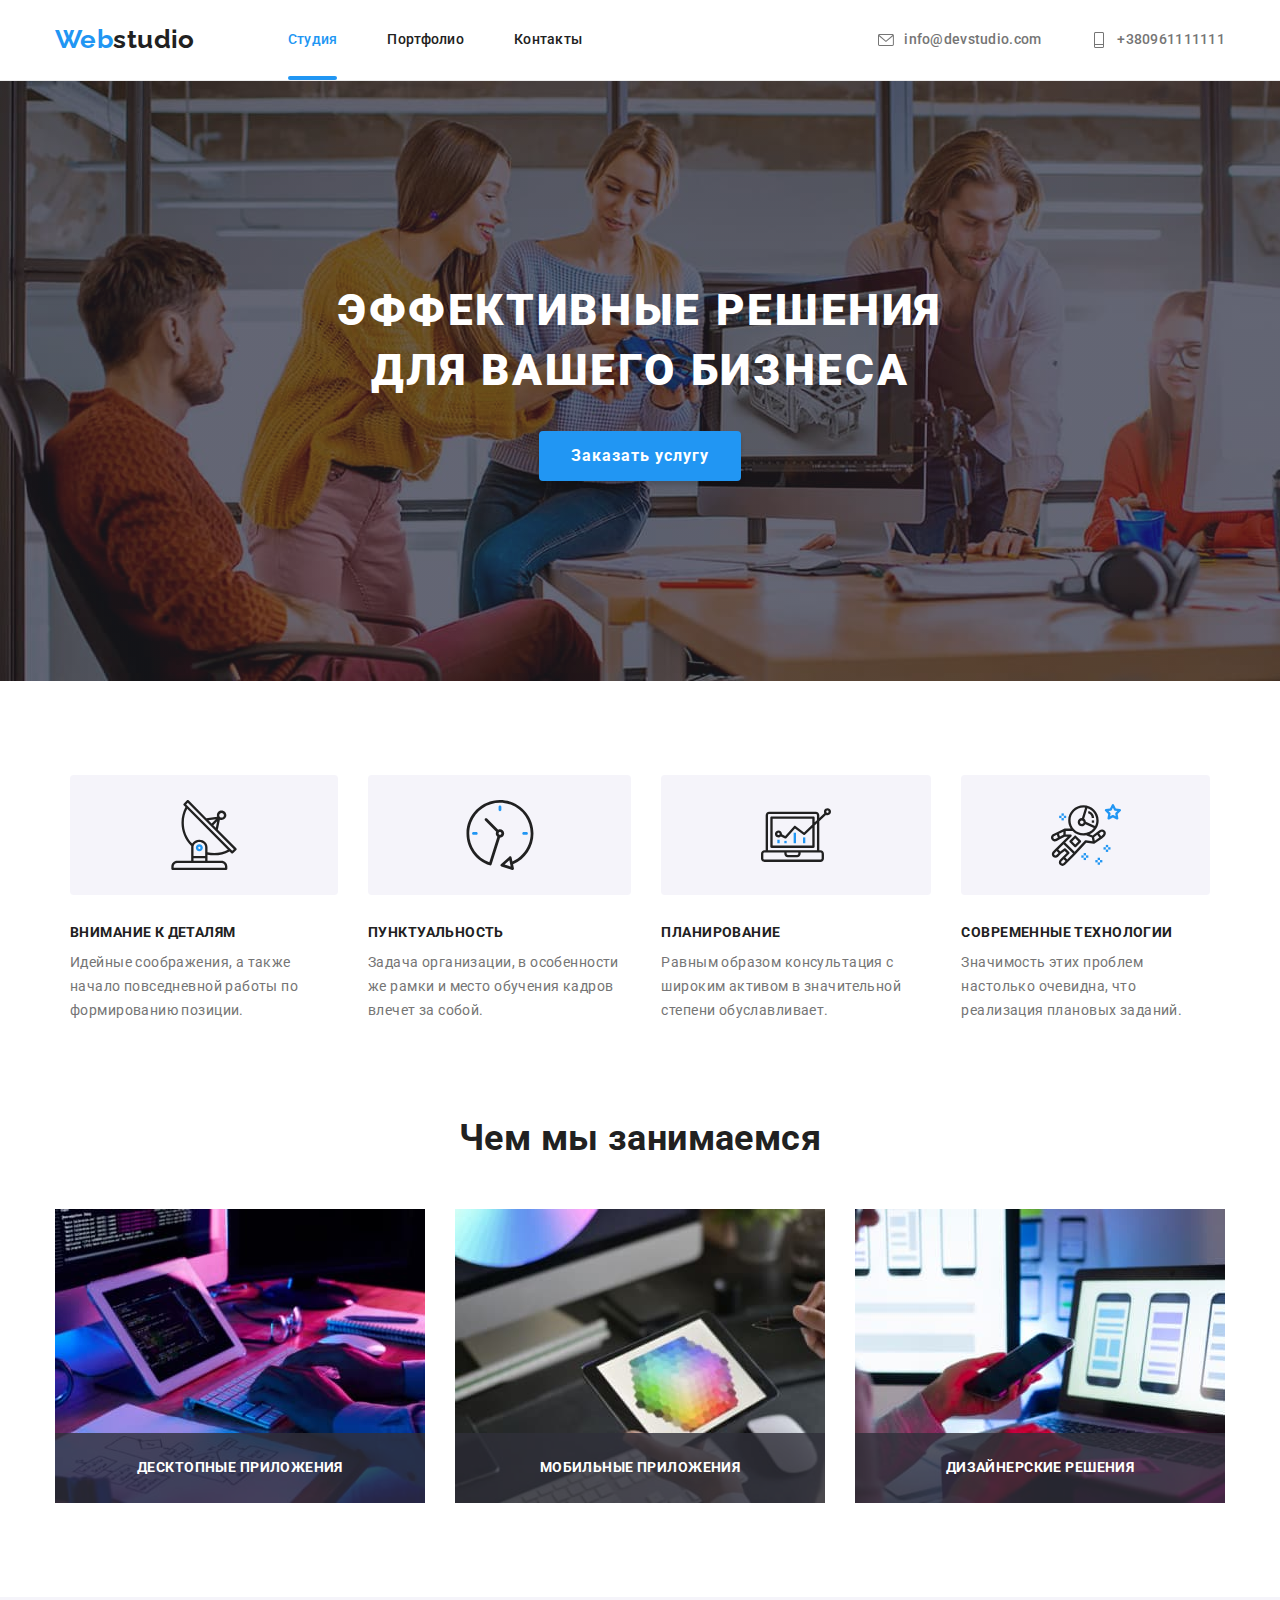
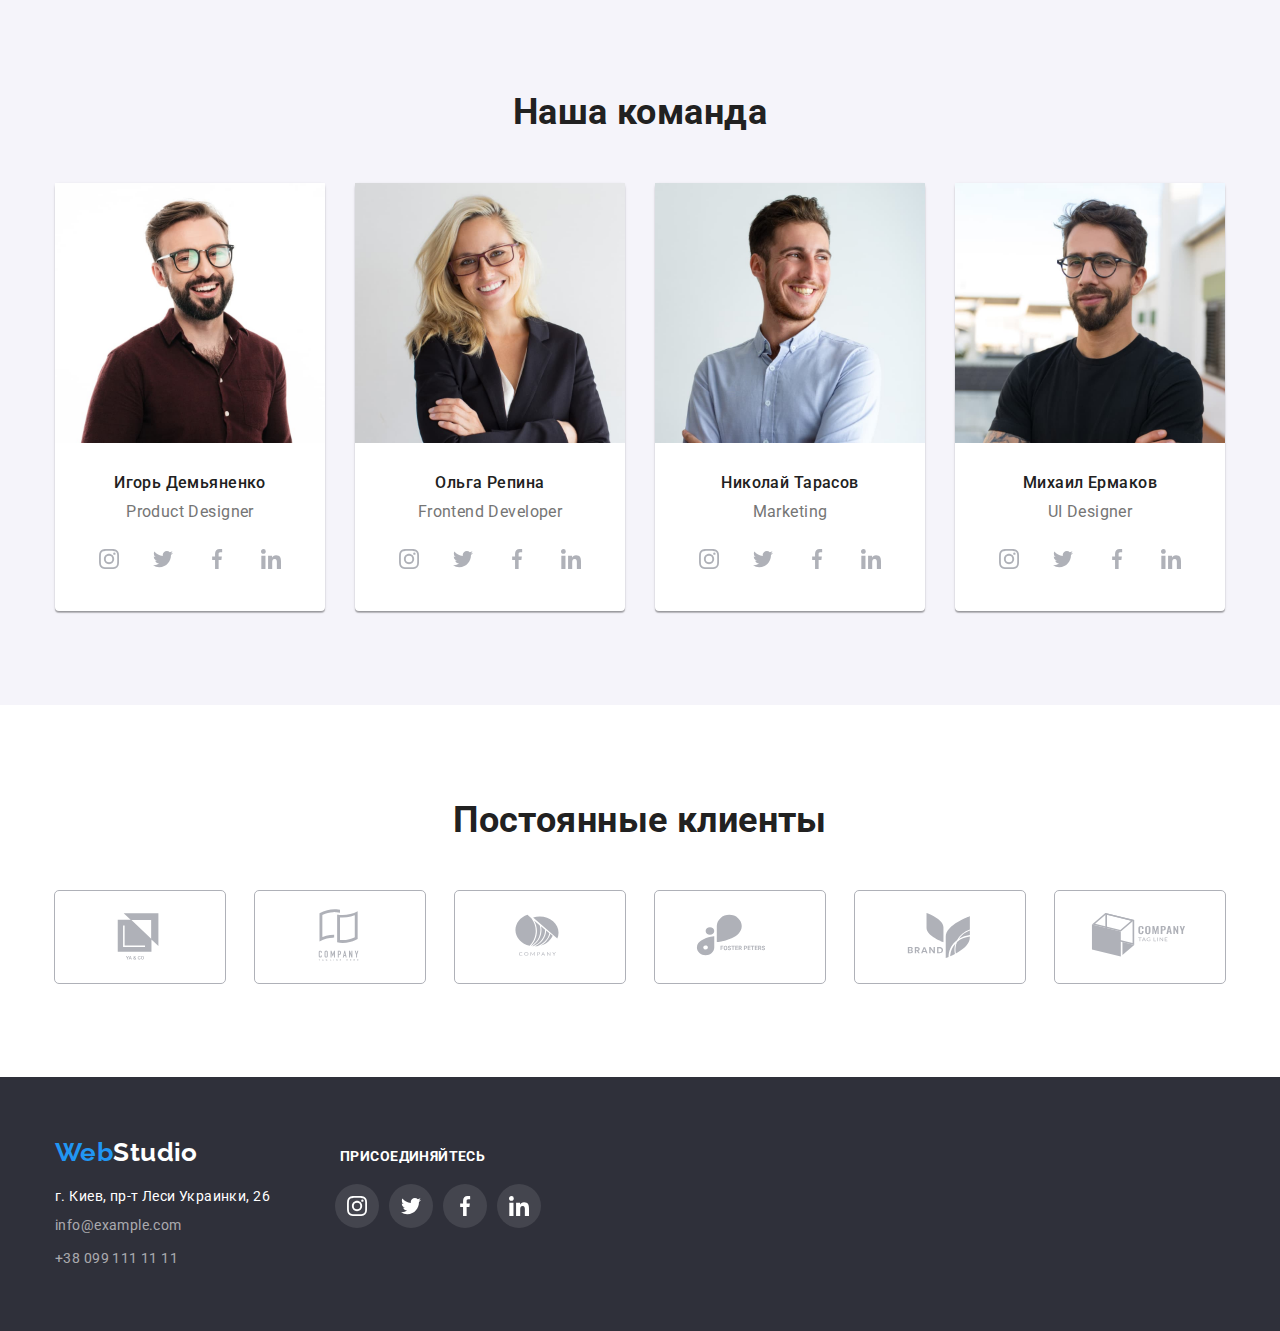
<file: index.html>
<!DOCTYPE html>
<html lang="ru">
  <head>
    <meta charset="UTF-8" />
    <meta http-equiv="X-UA-Compatible" content="IE=edge" />
    <meta name="viewport" content="width=device-width, initial-scale=1.0" />
    <link rel="preconnect" href="https://fonts.googleapis.com" />
    <link rel="preconnect" href="https://fonts.gstatic.com" crossorigin />
    <link
      href="https://fonts.googleapis.com/css2?family=Raleway:wght@700&family=Roboto:wght@400;500;700;900&display=swap"
      rel="stylesheet"
    />
    <link
      rel="stylesheet"
      href="https://cdnjs.cloudflare.com/ajax/libs/modern-normalize/1.0.0/modern-normalize.min.css"
    />
    <link rel="stylesheet" href="css/styles.css" />
    <title>Студія</title>
  </head>
  <body>
    <!-- Header -->
    <header class="header">
      <div class="container header-container">
        <!-- header_details -->
        <nav class="header-list">
          <a href="./index.html" class="logo"
            ><span class="logo-accent">Web</span>studio</a
          >
          <ul class="list nav-list">
            <li class="header-item">
              <a href="./index.html" class="site-nav current">Студия</a>
            </li>
            <li class="header-item">
              <a href="./portfolio.html" class="site-nav">Портфолио</a>
            </li>
            <li class="header-item">
              <a href="" class="site-nav">Контакты</a>
            </li>
          </ul>
        </nav>

        <ul class="list contact-list">
          <li>
            <a class="mail" href="mailto:mailto:info@devstudio.com">
              <svg class="contact-icon" height="16" width="16">
                <use href="images/icons.svg#mail"></use>
              </svg>
              <span>info@devstudio.com</span></a
            >
          </li>
          <li>
            <a class="telephone" href="tel:+380961111111">
              <svg class="contact-icon" height="16" width="16">
                <use href="images/icons.svg#telephone"></use>
              </svg>
              <span>+380961111111</span></a
            >
          </li>
        </ul>
      </div>
    </header>

    <!-- main content -->
    <main>
      <!-- order service & button -->
      <section class="order-window">
        <div class="container hero-content">
          <h1 class="title">ЭФФЕКТИВНЫЕ РЕШЕНИЯ ДЛЯ ВАШЕГО БИЗНЕСА</h1>
          <button class="order-button" type="button" data-modal-open>
            <span class="order-service">Заказать услугу</span>
          </button>
        </div>
      </section>

      <!-- benefits list -->
      <section class="benefits section">
        <div class="container">
          <h2 class="visually-hidden">Benefits list</h2>
          <ul class="list benefit-list">
            <li class="benefit-card benefit-card-icon benefit-antenna">
              <div class="benefit-container">
                <h3 class="benefit-title">ВНИМАНИЕ К ДЕТАЛЯМ</h3>
                <p class="benefit-description">
                  Идейные соображения, а также начало повседневной работы по
                  формированию позиции.
                </p>
              </div>
            </li>

            <li class="benefit-card benefit-card-icon benefit-clock">
              <div class="benefit-container">
                <h3 class="benefit-title">ПУНКТУАЛЬНОСТЬ</h3>
                <p class="benefit-description">
                  Задача организации, в особенности же рамки и место обучения
                  кадров влечет за собой.
                </p>
              </div>
            </li>

            <li class="benefit-card benefit-card-icon benefit-diagram">
              <div class="benefit-container">
                <h3 class="benefit-title">ПЛАНИРОВАНИЕ</h3>
                <p class="benefit-description">
                  Равным образом консультация с широким активом в значительной
                  степени обуславливает.
                </p>
              </div>
            </li>

            <li class="benefit-card benefit-card-icon benefit-astronaut">
              <div class="benefit-container">
                <h3 class="benefit-title">СОВРЕМЕННЫЕ ТЕХНОЛОГИИ</h3>
                <p class="benefit-description">
                  Значимость этих проблем настолько очевидна, что реализация
                  плановых заданий.
                </p>
              </div>
            </li>
          </ul>
        </div>
      </section>

      <!-- our work -->
      <section class="section our-work-block">
        <div class="container">
          <h2 class="our-work-title">Чем мы занимаемся</h2>
          <ul class="list work-list">
            <li class="work-card">
              <div class="work-thumb">
                <img
                  class="work-image"
                  src="images/whatwedo1.jpg"
                  alt="верстка"
                  width="370"
                  height="294"
                />
                <div class="work-description close-center">
                  <p class="work-text">Десктопные приложения</p>
                </div>
              </div>
            </li>
            <li class="work-card">
              <div class="work-thumb">
                <img
                  class="work-image"
                  src="images/whatwedo2.jpg"
                  alt="мобільні додатки"
                  width="370"
                  height="294"
                />
                <div class="work-description close-center">
                  <p class="work-text">Мобильные приложения</p>
                </div>
              </div>
            </li>
            <li class="work-card">
              <div class="work-thumb">
                <img
                  class="work-image"
                  src="images/whatwedo3.jpg"
                  alt="дизайн"
                  width="370"
                  height="294"
                />
                <div class="work-description close-center">
                  <p class="work-text">Дизайнерские решения</p>
                </div>
              </div>
            </li>
          </ul>
        </div>
      </section>

      <!-- Team -->
      <section class="team section">
        <div class="container team-content">
          <h2 class="team-title">Наша команда</h2>
          <ul class="list team-list">
            <li class="team-card">
              <img
                class="team-image"
                src="images/Igor.jpg"
                alt="Игорь Демьяненко"
                width="270"
                height="260"
              />
              <h3 class="team-name">Игорь Демьяненко</h3>
              <p class="work-role">Product Designer</p>
              <ul class="list social">
                <li class="social-item">
                  <a class="social-link" href=""
                    ><svg class="team-icon">
                      <use href="images/icons.svg#instagram"></use></svg
                  ></a>
                </li>
                <li class="social-item">
                  <a class="social-link" href=""
                    ><svg class="team-icon">
                      <use href="images/icons.svg#twitter"></use></svg
                  ></a>
                </li>
                <li class="social-item">
                  <a class="social-link" href=""
                    ><svg class="team-icon">
                      <use href="images/icons.svg#facebook"></use></svg
                  ></a>
                </li>
                <li class="social-item">
                  <a class="social-link" href=""
                    ><svg class="team-icon">
                      <use href="images/icons.svg#linkedin"></use></svg
                  ></a>
                </li>
              </ul>
            </li>
            <li class="team-card">
              <img
                class="team-image"
                src="images/Olga.jpg"
                alt="Ольга Репина"
                width="270"
                height="260"
              />
              <h3 class="team-name">Ольга Репина</h3>
              <p class="work-role">Frontend Developer</p>
              <ul class="list social">
                <li class="social-item">
                  <a class="social-link" href=""
                    ><svg class="team-icon">
                      <use href="images/icons.svg#instagram"></use></svg
                  ></a>
                </li>
                <li class="social-item">
                  <a class="social-link" href=""
                    ><svg class="team-icon">
                      <use href="images/icons.svg#twitter"></use></svg
                  ></a>
                </li>
                <li class="social-item">
                  <a class="social-link" href=""
                    ><svg class="team-icon">
                      <use href="images/icons.svg#facebook"></use></svg
                  ></a>
                </li>
                <li class="social-item">
                  <a class="social-link" href=""
                    ><svg class="team-icon">
                      <use href="images/icons.svg#linkedin"></use></svg
                  ></a>
                </li>
              </ul>
            </li>
            <li class="team-card">
              <img
                class="team-image"
                src="images/Mykola.jpg"
                alt="Николай Тарасов"
                width="270"
                height="260"
              />
              <h3 class="team-name">Николай Тарасов</h3>
              <p class="work-role">Marketing</p>
              <ul class="list social">
                <li class="social-item">
                  <a class="social-link" href=""
                    ><svg class="team-icon">
                      <use href="images/icons.svg#instagram"></use></svg
                  ></a>
                </li>
                <li class="social-item">
                  <a class="social-link" href=""
                    ><svg class="team-icon">
                      <use href="images/icons.svg#twitter"></use></svg
                  ></a>
                </li>
                <li class="social-item">
                  <a class="social-link" href=""
                    ><svg class="team-icon">
                      <use href="images/icons.svg#facebook"></use></svg
                  ></a>
                </li>
                <li class="social-item">
                  <a class="social-link" href=""
                    ><svg class="team-icon">
                      <use href="images/icons.svg#linkedin"></use></svg
                  ></a>
                </li>
              </ul>
            </li>
            <li class="team-card">
              <img
                class="team-image"
                src="images/Myha.jpg"
                alt="Михаил Ермаков"
                width="270"
                height="260"
              />
              <h3 class="team-name">Михаил Ермаков</h3>
              <p class="work-role">UI Designer</p>
              <ul class="list social">
                <li class="social-item">
                  <a class="social-link" href=""
                    ><svg class="team-icon">
                      <use href="images/icons.svg#instagram"></use></svg
                  ></a>
                </li>
                <li class="social-item">
                  <a class="social-link" href=""
                    ><svg class="team-icon">
                      <use href="images/icons.svg#twitter"></use></svg
                  ></a>
                </li>
                <li class="social-item">
                  <a class="social-link" href=""
                    ><svg class="team-icon">
                      <use href="images/icons.svg#facebook"></use></svg
                  ></a>
                </li>
                <li class="social-item">
                  <a class="social-link" href=""
                    ><svg class="team-icon">
                      <use href="images/icons.svg#linkedin"></use></svg
                  ></a>
                </li>
              </ul>
            </li>
          </ul>
        </div>
      </section>

      <section class="section">
        <div class="container">
          <h2 class="clients-title">Постоянные клиенты</h2>
          <ul class="list clients-list">
            <li class="client">
              <a class="client-link" href="">
                <svg class="client-icon">
                  <use href="images/icons.svg#logo"></use></svg
              ></a>
            </li>
            <li class="client">
              <a class="client-link" href="">
                <svg class="client-icon">
                  <use href="images/icons.svg#logo-1"></use></svg
              ></a>
            </li>
            <li class="client">
              <a class="client-link" href="">
                <svg class="client-icon">
                  <use href="images/icons.svg#logo-2"></use></svg
              ></a>
            </li>
            <li class="client">
              <a class="client-link" href="">
                <svg class="client-icon">
                  <use href="images/icons.svg#logo-3"></use></svg
              ></a>
            </li>
            <li class="client">
              <a class="client-link" href="">
                <svg class="client-icon">
                  <use href="images/icons.svg#logo-4"></use></svg
              ></a>
            </li>
            <li class="client">
              <a class="client-link" href="">
                <svg class="client-icon" width="94px" height="64px">
                  <use href="images/icons.svg#logo-5"></use></svg
              ></a>
            </li>
          </ul>
        </div>
      </section>
    </main>

    <!-- Footer -->
    <footer class="footer">
      <div class="container footer-block">
        <div>
          <a href="./index.html" class="logo-footer"
            ><span class="logo-accent">Web</span>Studio</a
          >
          <address>
            <ul class="list">
              <li class="footer-item">
                <a
                  class="address-footer"
                  href="https://bit.ly/3pXMvUd"
                  target="_blank"
                  rel="noopener noreferrer"
                  >г. Киев, пр-т Леси Украинки, 26</a
                >
              </li>
              <li class="footer-item">
                <a class="link-footer" href="mailto:info@devstudio.com"
                  >info@example.com</a
                >
              </li>
              <li class="footer-item">
                <a class="link-footer" href="tel:+380991111111"
                  >+38 099 111 11 11</a
                >
              </li>
            </ul>
          </address>
        </div>
        <div class="footer-connect">
          <p class="footer-connect-text">ПРИСОЕДИНЯЙТЕСЬ</p>
          <ul class="list social-footer">
            <li class="social-item">
              <a class="social-link-footer" href=""
                ><svg class="footer-icon">
                  <use href="images/icons.svg#instagram"></use></svg
              ></a>
            </li>
            <li class="social-item">
              <a class="social-link-footer" href=""
                ><svg class="footer-icon">
                  <use href="images/icons.svg#twitter"></use></svg
              ></a>
            </li>
            <li class="social-item">
              <a class="social-link-footer" href=""
                ><svg class="footer-icon">
                  <use href="images/icons.svg#facebook"></use></svg
              ></a>
            </li>
            <li class="social-item">
              <a class="social-link-footer" href=""
                ><svg class="footer-icon">
                  <use href="images/icons.svg#linkedin"></use></svg
              ></a>
            </li>
          </ul>
        </div>
      </div>
    </footer>

    <!-- Backdrop -->

    <div class="backdrop is-hidden" data-modal>
      <div class="modal">
        <button
          class="form-btn-close close-center"
          type="button"
          data-modal-close
        >
          <svg class="modal-icon" width="11px" height="11px">
            <use href="images/icons.svg#close"></use>
          </svg>
        </button>
      </div>
    </div>

    <script src="./js/modal.js"></script>
  </body>
</html>
</file>
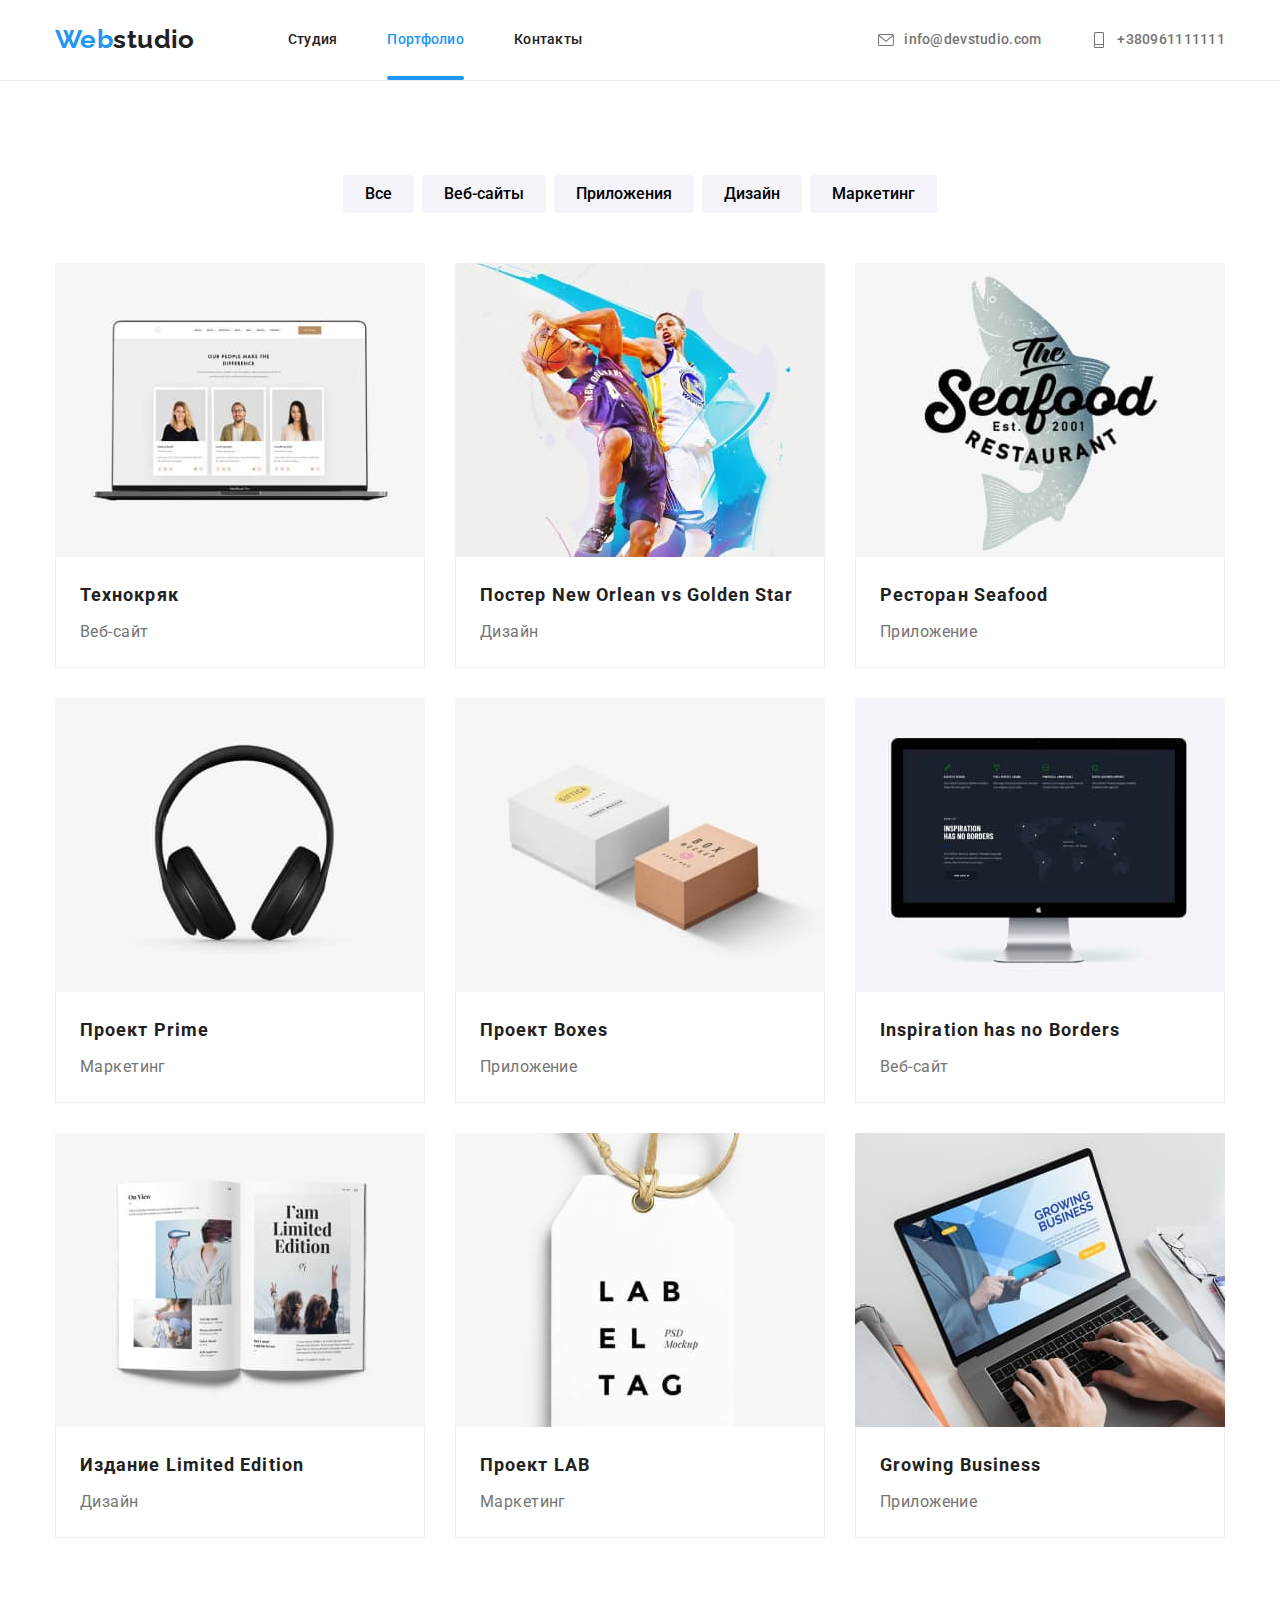
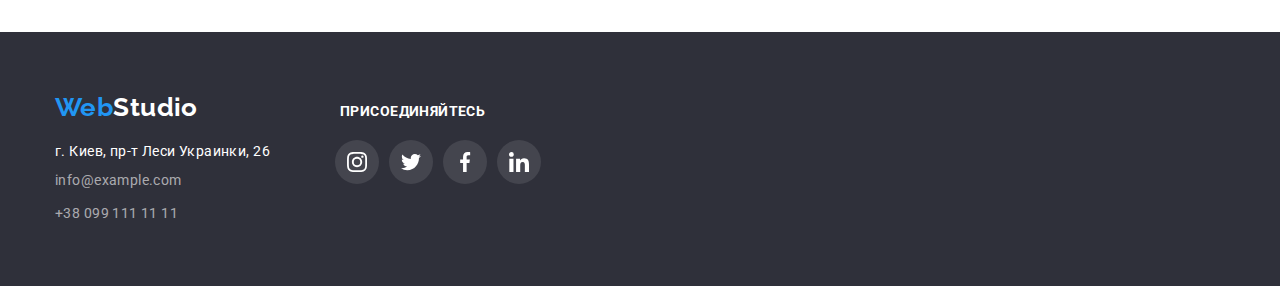
<file: portfolio.html>
<!DOCTYPE html>
<html lang="ru">
  <head>
    <meta charset="UTF-8" />
    <meta http-equiv="X-UA-Compatible" content="IE=edge" />
    <meta name="viewport" content="width=device-width, initial-scale=1.0" />
    <link rel="preconnect" href="https://fonts.googleapis.com" />
    <link rel="preconnect" href="https://fonts.gstatic.com" crossorigin />
    <link
      href="https://fonts.googleapis.com/css2?family=Raleway:wght@700&family=Roboto:wght@400;500;700;900&display=swap"
      rel="stylesheet"
    />
    <link
      rel="stylesheet"
      href="https://cdnjs.cloudflare.com/ajax/libs/modern-normalize/1.0.0/modern-normalize.min.css"
    />
    <link rel="stylesheet" href="css/styles.css" />
    <title>Portfolio</title>
  </head>
  <body>
    <!-- Header -->
    <header class="header">
      <div class="container header-container">
        <!-- header_details -->
        <nav class="header-list">
          <a href="./index.html" class="logo"
            ><span class="logo-accent">Web</span>studio</a
          >
          <ul class="list nav-list">
            <li class="header-item">
              <a href="./index.html" class="site-nav">Студия</a>
            </li>
            <li class="header-item">
              <a href="./portfolio.html" class="site-nav current">Портфолио</a>
            </li>
            <li class="header-item">
              <a href="" class="site-nav">Контакты</a>
            </li>
          </ul>
        </nav>

        <ul class="list contact-list">
          <li>
            <a class="mail" href="mailto:mailto:info@devstudio.com">
              <svg class="contact-icon" height="16" width="16">
                <use href="images/icons.svg#mail"></use>
              </svg>
              <span>info@devstudio.com</span></a
            >
          </li>
          <li>
            <a class="telephone" href="tel:+380961111111">
              <svg class="contact-icon" height="16" width="16">
                <use href="images/icons.svg#telephone"></use>
              </svg>
              <span>+380961111111</span></a
            >
          </li>
        </ul>
      </div>
    </header>

    <main>
      <!-- Buttons bar -->
      <section class="section">
        <div class="container">
          <h1 class="visually-hidden">portfolio</h1>
          <ul class="list buttons-list">
            <li class="product-item">
              <button class="product-button" type="button">
                <span class="product-item">Все</span>
              </button>
            </li>
            <li class="product-item">
              <button class="product-button" type="button">
                <span class="product-item">Веб-сайты </span>
              </button>
            </li>
            <li class="product-item">
              <button class="product-button" type="button">
                <span class="product-item">Приложения </span>
              </button>
            </li>
            <li class="product-item">
              <button class="product-button" type="button">
                <span class="product-item">Дизайн </span>
              </button>
            </li>
            <li class="product-item">
              <button class="product-button" type="button">
                <span class="product-item">Маркетинг </span>
              </button>
            </li>
          </ul>

          <!-- projects -->
          <ul class="list projects-list">
            <li class="project-card">
              <a href="" class="project-link">
                <div class="project-thumb">
                  <img
                    class="project-image"
                    src="images/crack.jpg"
                    alt="Технокряк"
                    width="370"
                    height="294"
                  />
                  <div class="project-overlay">
                    <p class="overlay-text">
                      Ресурс предлагает комплексные предложения с разным уровнем
                      функционала и сервисов. Все это позволит посетителю
                      получить исчерпывающие сведения о компании или частном
                      лице.
                    </p>
                  </div>
                </div>
                <div class="project-text">
                  <h2 class="project-title">Технокряк</h2>
                  <p class="project-description">Веб-сайт</p>
                </div>
              </a>
            </li>
            <li class="project-card">
              <a href="" class="project-link">
                <div class="project-thumb">
                  <img
                    class="project-image"
                    src="images/basket.jpg"
                    alt="Постер"
                    width="370"
                    height="294"
                  />
                  <div class="project-overlay">
                    <p class="overlay-text">
                      Ресурс предлагает комплексные предложения с разным уровнем
                      функционала и сервисов. Все это позволит посетителю
                      получить исчерпывающие сведения о компании или частном
                      лице.
                    </p>
                  </div>
                </div>
                <div class="project-text">
                  <h2 class="project-title">
                    Постер New Orlean vs Golden Star
                  </h2>
                  <p class="project-description">Дизайн</p>
                </div>
              </a>
            </li>
            <li class="project-card">
              <a href="" class="project-link">
                <div class="project-thumb">
                  <img
                    class="project-image"
                    src="images/seafood.jpg"
                    alt="ресторан"
                    width="370"
                    height="294"
                  />
                  <div class="project-overlay">
                    <p class="overlay-text">
                      Ресурс предлагает комплексные предложения с разным уровнем
                      функционала и сервисов. Все это позволит посетителю
                      получить исчерпывающие сведения о компании или частном
                      лице.
                    </p>
                  </div>
                </div>
                <div class="project-text">
                  <h2 class="project-title">Ресторан Seafood</h2>
                  <p class="project-description">Приложение</p>
                </div>
              </a>
            </li>
            <li class="project-card">
              <a href="" class="project-link">
                <div class="project-thumb">
                  <img
                    class="project-image"
                    src="images/prime.jpg"
                    alt="маркетинг"
                    width="370"
                    height="294"
                  />
                  <div class="project-overlay">
                    <p class="overlay-text">
                      Ресурс предлагает комплексные предложения с разным уровнем
                      функционала и сервисов. Все это позволит посетителю
                      получить исчерпывающие сведения о компании или частном
                      лице.
                    </p>
                  </div>
                </div>
                <div class="project-text">
                  <h2 class="project-title">Проект Prime</h2>
                  <p class="project-description">Маркетинг</p>
                </div>
              </a>
            </li>
            <li class="project-card">
              <a href="" class="project-link">
                <div class="project-thumb">
                  <img
                    class="project-image"
                    src="images/box.jpg"
                    alt="приложение"
                    width="370"
                    height="294"
                  />
                  <div class="project-overlay">
                    <p class="overlay-text">
                      Ресурс предлагает комплексные предложения с разным уровнем
                      функционала и сервисов. Все это позволит посетителю
                      получить исчерпывающие сведения о компании или частном
                      лице.
                    </p>
                  </div>
                </div>
                <div class="project-text">
                  <h2 class="project-title">Проект Boxes</h2>
                  <p class="project-description">Приложение</p>
                </div>
              </a>
            </li>
            <li class="project-card">
              <a href="" class="project-link">
                <div class="project-thumb">
                  <img
                    class="project-image"
                    src="images/borders.jpg"
                    alt="сайт"
                    width="370"
                    height="294"
                  />
                  <div class="project-overlay">
                    <p class="overlay-text">
                      Ресурс предлагает комплексные предложения с разным уровнем
                      функционала и сервисов. Все это позволит посетителю
                      получить исчерпывающие сведения о компании или частном
                      лице.
                    </p>
                  </div>
                </div>
                <div class="project-text">
                  <h2 class="project-title">Inspiration has no Borders</h2>
                  <p class="project-description">Веб-сайт</p>
                </div>
              </a>
            </li>
            <li class="project-card">
              <a href="" class="project-link">
                <div class="project-thumb">
                  <img
                    class="project-image"
                    src="images/limited.jpg"
                    alt="дизайн"
                    width="370"
                    height="294"
                  />
                  <div class="project-overlay">
                    <p class="overlay-text">
                      Ресурс предлагает комплексные предложения с разным уровнем
                      функционала и сервисов. Все это позволит посетителю
                      получить исчерпывающие сведения о компании или частном
                      лице.
                    </p>
                  </div>
                </div>
                <div class="project-text">
                  <h2 class="project-title">Издание Limited Edition</h2>
                  <p class="project-description">Дизайн</p>
                </div>
              </a>
            </li>
            <li class="project-card">
              <a href="" class="project-link">
                <div class="project-thumb">
                  <img
                    class="project-image"
                    src="images/lab.jpg"
                    alt="маркетинг"
                    width="370"
                    height="294"
                  />
                  <div class="project-overlay">
                    <p class="overlay-text">
                      Ресурс предлагает комплексные предложения с разным уровнем
                      функционала и сервисов. Все это позволит посетителю
                      получить исчерпывающие сведения о компании или частном
                      лице.
                    </p>
                  </div>
                </div>
                <div class="project-text">
                  <h2 class="project-title">Проект LAB</h2>
                  <p class="project-description">Маркетинг</p>
                </div>
              </a>
            </li>
            <li class="project-card">
              <a href="" class="project-link">
                <div class="project-thumb">
                  <img
                    class="project-image"
                    src="images/business.jpg"
                    alt="приложение"
                    width="370"
                    height="294"
                  />
                  <div class="project-overlay">
                    <p class="overlay-text">
                      Ресурс предлагает комплексные предложения с разным уровнем
                      функционала и сервисов. Все это позволит посетителю
                      получить исчерпывающие сведения о компании или частном
                      лице.
                    </p>
                  </div>
                </div>
                <div class="project-text">
                  <h2 class="project-title">Growing Business</h2>
                  <p class="project-description">Приложение</p>
                </div>
              </a>
            </li>
          </ul>
        </div>
      </section>
    </main>

    <!-- Footer -->
    <footer class="footer">
      <div class="container footer-block">
        <div>
          <a href="./index.html" class="logo-footer"
            ><span class="logo-accent">Web</span>Studio</a
          >
          <address>
            <ul class="list">
              <li class="footer-item">
                <a
                  class="address-footer"
                  href="https://bit.ly/3pXMvUd"
                  target="_blank"
                  rel="noopener noreferrer"
                  >г. Киев, пр-т Леси Украинки, 26</a
                >
              </li>
              <li class="footer-item">
                <a class="link-footer" href="mailto:info@devstudio.com"
                  >info@example.com</a
                >
              </li>
              <li class="footer-item">
                <a class="link-footer" href="tel:+380991111111"
                  >+38 099 111 11 11</a
                >
              </li>
            </ul>
          </address>
        </div>
        <div class="footer-connect">
          <h2 class="footer-connect-text">ПРИСОЕДИНЯЙТЕСЬ</h2>
          <ul class="list social-footer">
            <li class="social-item">
              <a class="social-link-footer" href=""
                ><svg class="footer-icon">
                  <use href="images/icons.svg#instagram"></use></svg
              ></a>
            </li>
            <li class="social-item">
              <a class="social-link-footer" href=""
                ><svg class="footer-icon">
                  <use href="images/icons.svg#twitter"></use></svg
              ></a>
            </li>
            <li class="social-item">
              <a class="social-link-footer" href=""
                ><svg class="footer-icon">
                  <use href="images/icons.svg#facebook"></use></svg
              ></a>
            </li>
            <li class="social-item">
              <a class="social-link-footer" href=""
                ><svg class="footer-icon">
                  <use href="images/icons.svg#linkedin"></use></svg
              ></a>
            </li>
          </ul>
        </div>
      </div>
    </footer>
  </body>
</html>
</file>
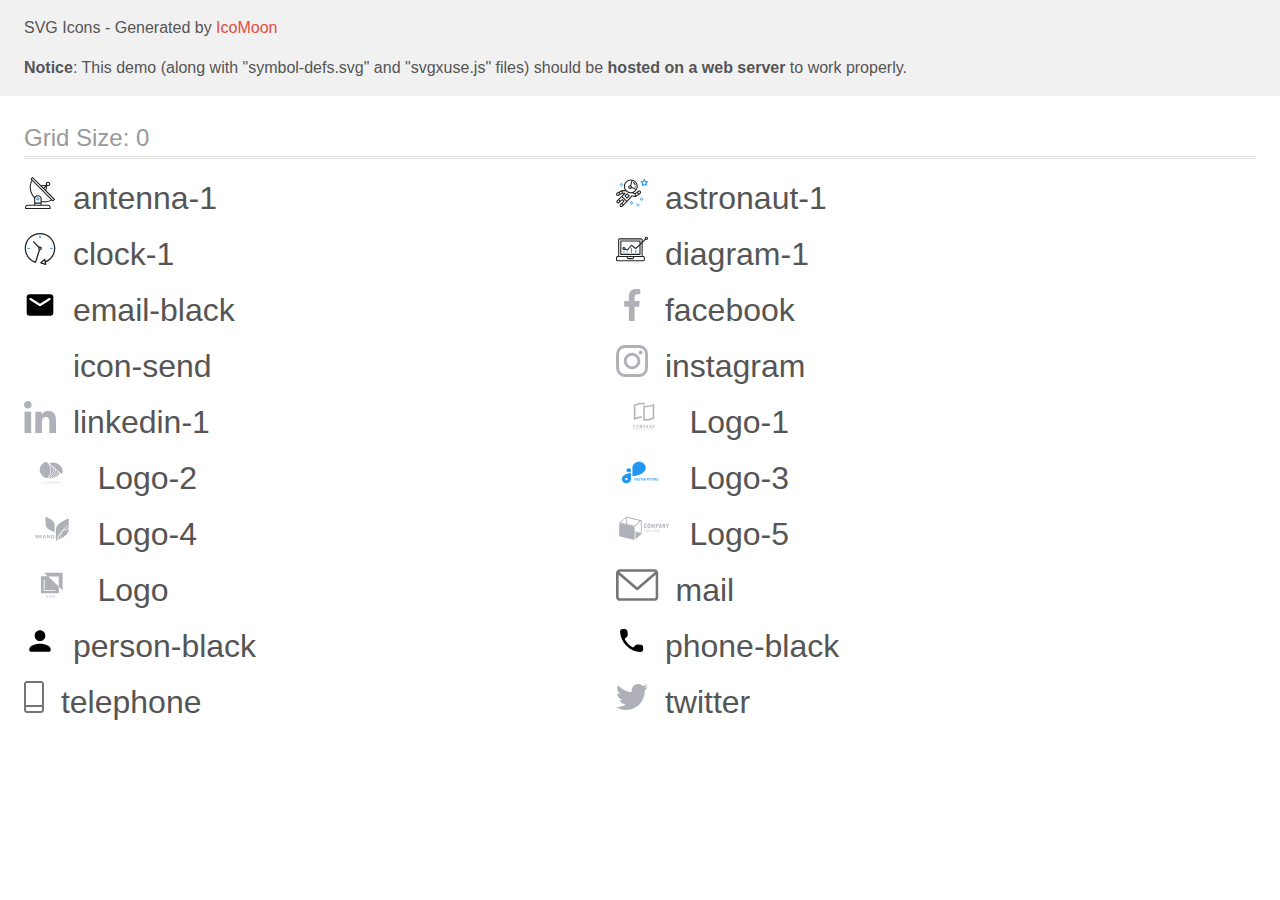
<file: images/icomoon/demo-external-svg.html>
<!doctype html>
<html>
<head>
    <title>IcoMoon - SVG Icons</title>
    <meta charset="utf-8">
    <meta name="viewport" content="width=device-width, initial-scale=1">
    <link rel="stylesheet" href="demo-files/demo.css">
    <link rel="stylesheet" href="style.css">
</head>
<body>
<header class="bgc1 clearfix">
<div class="mhl">
    <p>SVG Icons - Generated by <a href="https://icomoon.io/app">IcoMoon</a></p><p><strong>Notice</strong>: This demo (along with "symbol-defs.svg" and "svgxuse.js" files) should be <b>hosted on a web server</b> to work properly.</p>
</div>
</header>
    <div class="clearfix mhl ptl">
        <h1 class="mvm mtn fgc1">Grid Size: 0</h1>
        <div class="glyph fs1">
            <div class="clearfix pbs">
                <svg class="icon antenna-1"><use xlink:href="symbol-defs.svg#antenna-1"></use></svg><span class="name"> antenna-1</span>
            </div>
        </div>
        <div class="glyph fs1">
            <div class="clearfix pbs">
                <svg class="icon astronaut-1"><use xlink:href="symbol-defs.svg#astronaut-1"></use></svg><span class="name"> astronaut-1</span>
            </div>
        </div>
        <div class="glyph fs1">
            <div class="clearfix pbs">
                <svg class="icon clock-1"><use xlink:href="symbol-defs.svg#clock-1"></use></svg><span class="name"> clock-1</span>
            </div>
        </div>
        <div class="glyph fs1">
            <div class="clearfix pbs">
                <svg class="icon diagram-1"><use xlink:href="symbol-defs.svg#diagram-1"></use></svg><span class="name"> diagram-1</span>
            </div>
        </div>
        <div class="glyph fs1">
            <div class="clearfix pbs">
                <svg class="icon email-black"><use xlink:href="symbol-defs.svg#email-black"></use></svg><span class="name"> email-black</span>
            </div>
        </div>
        <div class="glyph fs1">
            <div class="clearfix pbs">
                <svg class="icon facebook"><use xlink:href="symbol-defs.svg#facebook"></use></svg><span class="name"> facebook</span>
            </div>
        </div>
        <div class="glyph fs1">
            <div class="clearfix pbs">
                <svg class="icon icon-send"><use xlink:href="symbol-defs.svg#icon-send"></use></svg><span class="name"> icon-send</span>
            </div>
        </div>
        <div class="glyph fs1">
            <div class="clearfix pbs">
                <svg class="icon instagram"><use xlink:href="symbol-defs.svg#instagram"></use></svg><span class="name"> instagram</span>
            </div>
        </div>
        <div class="glyph fs1">
            <div class="clearfix pbs">
                <svg class="icon linkedin-1"><use xlink:href="symbol-defs.svg#linkedin-1"></use></svg><span class="name"> linkedin-1</span>
            </div>
        </div>
        <div class="glyph fs1">
            <div class="clearfix pbs">
                <svg class="icon Logo-1"><use xlink:href="symbol-defs.svg#Logo-1"></use></svg><span class="name"> Logo-1</span>
            </div>
        </div>
        <div class="glyph fs1">
            <div class="clearfix pbs">
                <svg class="icon Logo-2"><use xlink:href="symbol-defs.svg#Logo-2"></use></svg><span class="name"> Logo-2</span>
            </div>
        </div>
        <div class="glyph fs1">
            <div class="clearfix pbs">
                <svg class="icon Logo-3"><use xlink:href="symbol-defs.svg#Logo-3"></use></svg><span class="name"> Logo-3</span>
            </div>
        </div>
        <div class="glyph fs1">
            <div class="clearfix pbs">
                <svg class="icon Logo-4"><use xlink:href="symbol-defs.svg#Logo-4"></use></svg><span class="name"> Logo-4</span>
            </div>
        </div>
        <div class="glyph fs1">
            <div class="clearfix pbs">
                <svg class="icon Logo-5"><use xlink:href="symbol-defs.svg#Logo-5"></use></svg><span class="name"> Logo-5</span>
            </div>
        </div>
        <div class="glyph fs1">
            <div class="clearfix pbs">
                <svg class="icon Logo"><use xlink:href="symbol-defs.svg#Logo"></use></svg><span class="name"> Logo</span>
            </div>
        </div>
        <div class="glyph fs1">
            <div class="clearfix pbs">
                <svg class="icon mail"><use xlink:href="symbol-defs.svg#mail"></use></svg><span class="name"> mail</span>
            </div>
        </div>
        <div class="glyph fs1">
            <div class="clearfix pbs">
                <svg class="icon person-black"><use xlink:href="symbol-defs.svg#person-black"></use></svg><span class="name"> person-black</span>
            </div>
        </div>
        <div class="glyph fs1">
            <div class="clearfix pbs">
                <svg class="icon phone-black"><use xlink:href="symbol-defs.svg#phone-black"></use></svg><span class="name"> phone-black</span>
            </div>
        </div>
        <div class="glyph fs1">
            <div class="clearfix pbs">
                <svg class="icon telephone"><use xlink:href="symbol-defs.svg#telephone"></use></svg><span class="name"> telephone</span>
            </div>
        </div>
        <div class="glyph fs1">
            <div class="clearfix pbs">
                <svg class="icon twitter"><use xlink:href="symbol-defs.svg#twitter"></use></svg><span class="name"> twitter</span>
            </div>
        </div>
  </div>
<script defer src="svgxuse.js"></script>
</body>
</html>
</file>
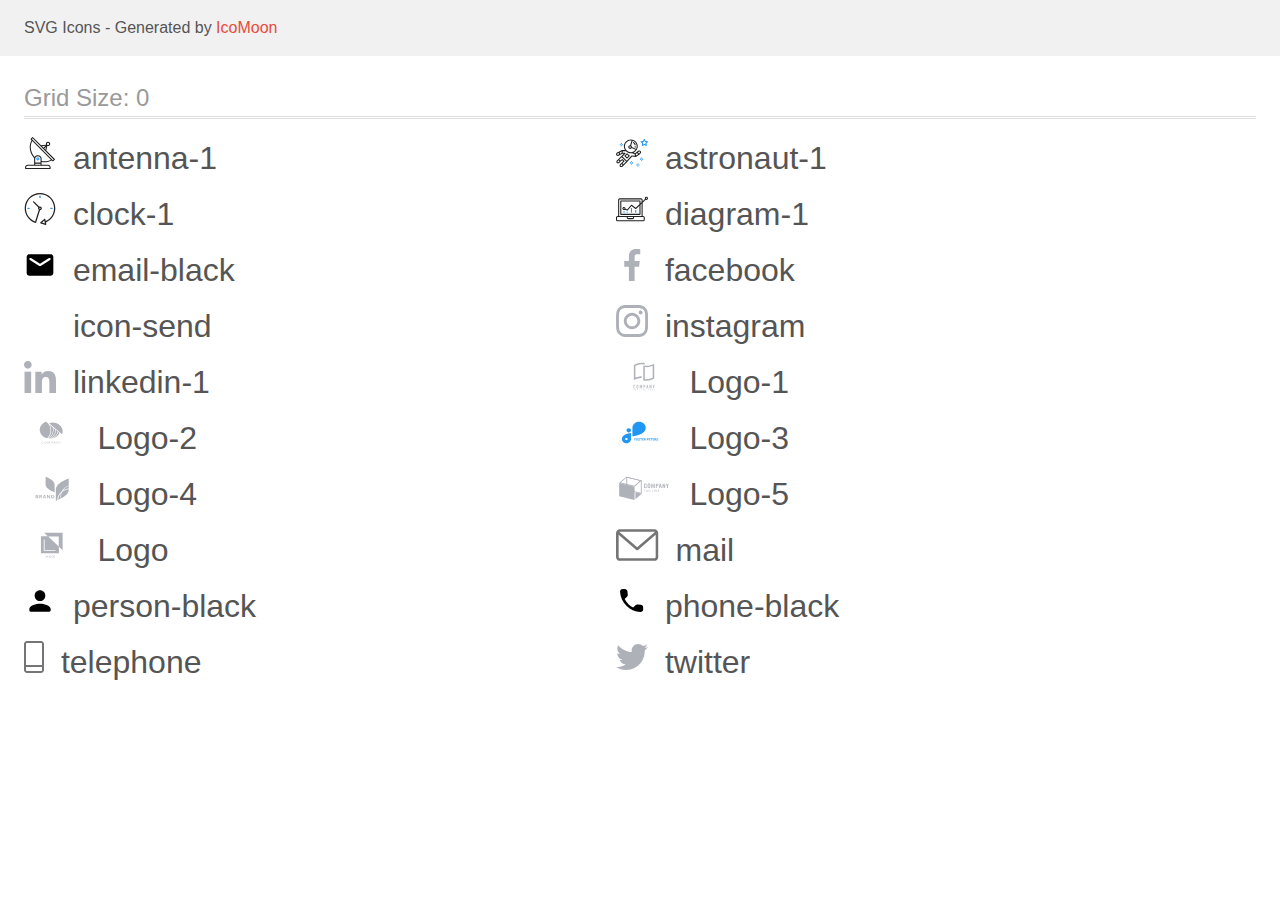
<file: images/icomoon/demo.html>
<!doctype html>
<html>
<head>
    <title>IcoMoon - SVG Icons</title>
    <meta charset="utf-8">
    <meta name="viewport" content="width=device-width, initial-scale=1">
    <link rel="stylesheet" href="demo-files/demo.css">
    <link rel="stylesheet" href="style.css">
</head>
<body>
<svg aria-hidden="true" style="position: absolute; width: 0; height: 0; overflow: hidden;" version="1.1" xmlns="http://www.w3.org/2000/svg" xmlns:xlink="http://www.w3.org/1999/xlink">
<defs>
<symbol id="antenna-1" viewBox="0 0 32 32">
<path fill="#212121" style="fill: var(--color1, #212121)" d="M30.773 22.098l-8.443-8.505 0.937-4.615c0.242 0.094 0.499 0.144 0.758 0.146h0.006c1.192 0.014 2.17-0.941 2.184-2.133s-0.941-2.17-2.133-2.184c-1.192-0.014-2.17 0.941-2.184 2.133-0.003 0.255 0.039 0.509 0.125 0.749l-4.96 0.605-8.091-8.133c-0.099-0.101-0.235-0.159-0.377-0.16-0.14 0.001-0.274 0.056-0.373 0.155l-1.513 1.504c-0.208 0.208-0.208 0.546 0 0.754l0.814 0.826c-3.153 5.798-2.129 12.978 2.519 17.663 0.043 0.041 0.092 0.074 0.146 0.098-0.034 0.18-0.051 0.364-0.052 0.547v6.187h-6.4c-1.472 0.002-2.665 1.195-2.667 2.667v1.067c0 0.295 0.239 0.533 0.533 0.533h24.533c0.295 0 0.533-0.239 0.533-0.533v-1.067c-0.002-1.472-1.195-2.665-2.667-2.667h-6.4v-2.742c1.003 0.21 2.024 0.317 3.049 0.32 2.458-0.003 4.877-0.615 7.040-1.783l0.818 0.823c0.099 0.101 0.235 0.159 0.377 0.16 0.14-0.001 0.274-0.056 0.373-0.155l1.513-1.504c0.208-0.208 0.208-0.546 0-0.754zM23.28 6.233c0.418-0.415 1.093-0.414 1.508 0.004s0.414 1.093-0.004 1.508c-0.2 0.199-0.47 0.31-0.752 0.31h-0.003c-0.589-0.003-1.064-0.483-1.061-1.072 0.002-0.282 0.115-0.552 0.314-0.751h-0.002zM22.024 9.738l-0.598 2.946-1.175-1.182 1.774-1.763zM21.419 8.836l-1.92 1.909-1.485-1.493 3.405-0.415zM24.004 28.8c0.884 0 1.6 0.716 1.6 1.6v0.533h-23.467v-0.533c0-0.884 0.716-1.6 1.6-1.6h20.267zM16.537 26.667v1.067h-5.333v-1.067h5.333zM11.204 25.6v-4.053c0-1.294 1.196-2.347 2.667-2.347s2.667 1.053 2.667 2.347v4.053h-5.333zM17.604 23.904v-2.357c0-1.882-1.675-3.413-3.733-3.413-1.331-0.020-2.576 0.657-3.281 1.786-4.058-4.274-4.971-10.645-2.279-15.887l18.602 18.708c-2.872 1.461-6.165 1.873-9.309 1.163zM28.893 23.22l-21.057-21.181 0.755-0.752 7.935 7.98c0.004 0 0.006 0.007 0.010 0.010l13.115 13.191-0.757 0.752z"></path>
<path fill="#2196f3" style="fill: var(--color2, #2196f3)" d="M13.876 20.267h-0.005c-0.884-0.001-1.601 0.714-1.602 1.598s0.714 1.601 1.598 1.602h0.005c0.884 0.001 1.601-0.714 1.602-1.598s-0.714-1.601-1.598-1.602zM14.249 22.245c-0.1 0.1-0.236 0.156-0.378 0.155-0.295-0.002-0.532-0.242-0.531-0.536 0.001-0.141 0.057-0.276 0.157-0.375s0.233-0.154 0.373-0.155c0.295 0.002 0.532 0.241 0.53 0.536-0.001 0.141-0.057 0.276-0.157 0.375h0.005z"></path>
</symbol>
<symbol id="astronaut-1" viewBox="0 0 32 32">
<path fill="#2196f3" style="fill: var(--color2, #2196f3)" d="M31.974 4.524c-0.063-0.193-0.229-0.333-0.43-0.363l-1.91-0.278-0.855-1.731c-0.179-0.365-0.777-0.365-0.956 0l-0.855 1.731-1.91 0.278c-0.201 0.029-0.367 0.17-0.431 0.363-0.062 0.193-0.011 0.405 0.135 0.547l1.383 1.348-0.326 1.903c-0.034 0.2 0.048 0.402 0.212 0.522 0.166 0.121 0.382 0.135 0.562 0.040l1.709-0.899 1.709 0.899c0.078 0.041 0.164 0.061 0.249 0.061 0.11 0 0.221-0.034 0.314-0.102 0.164-0.119 0.246-0.322 0.212-0.522l-0.326-1.903 1.383-1.348c0.145-0.142 0.197-0.354 0.135-0.547zM29.511 5.851c-0.125 0.122-0.183 0.299-0.153 0.472l0.191 1.114-1-0.526c-0.078-0.041-0.163-0.061-0.249-0.061s-0.17 0.020-0.249 0.061l-1.001 0.526 0.191-1.114c0.030-0.173-0.028-0.349-0.153-0.472l-0.81-0.789 1.119-0.163c0.174-0.025 0.324-0.134 0.402-0.292l0.5-1.013 0.5 1.013c0.078 0.157 0.228 0.267 0.402 0.292l1.119 0.163-0.809 0.789z"></path>
<path fill="#2196f3" style="fill: var(--color2, #2196f3)" d="M26.134 20.522h-1.067v1.067h1.067v-1.067z"></path>
<path fill="#2196f3" style="fill: var(--color2, #2196f3)" d="M26.134 22.656h-1.067v1.067h1.067v-1.067z"></path>
<path fill="#2196f3" style="fill: var(--color2, #2196f3)" d="M27.2 21.589h-1.067v1.067h1.067v-1.067z"></path>
<path fill="#2196f3" style="fill: var(--color2, #2196f3)" d="M25.067 21.589h-1.067v1.067h1.067v-1.067z"></path>
<path fill="#2196f3" style="fill: var(--color2, #2196f3)" d="M22.4 26.389h-1.067v1.067h1.067v-1.067z"></path>
<path fill="#2196f3" style="fill: var(--color2, #2196f3)" d="M22.4 28.522h-1.067v1.067h1.067v-1.067z"></path>
<path fill="#2196f3" style="fill: var(--color2, #2196f3)" d="M23.467 27.456h-1.067v1.067h1.067v-1.067z"></path>
<path fill="#2196f3" style="fill: var(--color2, #2196f3)" d="M21.333 27.456h-1.067v1.067h1.067v-1.067z"></path>
<path fill="#2196f3" style="fill: var(--color2, #2196f3)" d="M16 24.256h-1.067v1.067h1.067v-1.067z"></path>
<path fill="#2196f3" style="fill: var(--color2, #2196f3)" d="M16 26.389h-1.067v1.067h1.067v-1.067z"></path>
<path fill="#2196f3" style="fill: var(--color2, #2196f3)" d="M17.067 25.322h-1.067v1.067h1.067v-1.067z"></path>
<path fill="#2196f3" style="fill: var(--color2, #2196f3)" d="M14.933 25.322h-1.067v1.067h1.067v-1.067z"></path>
<path fill="#2196f3" style="fill: var(--color2, #2196f3)" d="M5.867 6.122h-1.067v1.067h1.067v-1.067z"></path>
<path fill="#2196f3" style="fill: var(--color2, #2196f3)" d="M5.867 8.255h-1.067v1.067h1.067v-1.067z"></path>
<path fill="#2196f3" style="fill: var(--color2, #2196f3)" d="M6.933 7.189h-1.067v1.067h1.067v-1.067z"></path>
<path fill="#2196f3" style="fill: var(--color2, #2196f3)" d="M4.8 7.189h-1.067v1.067h1.067v-1.067z"></path>
<path fill="#212121" style="fill: var(--color1, #212121)" d="M24.715 14.159c-0.287-0.388-0.709-0.637-1.188-0.705-0.481-0.068-0.956 0.058-1.34 0.352l-1.252 0.96-1.898 1.417-1.358-0.541c2.421-1.086 4.114-3.508 4.114-6.32 0-3.823-3.123-6.933-6.961-6.933s-6.961 3.11-6.961 6.933c0 1.386 0.414 2.674 1.12 3.758l-2.764-0.024c-0.002 0-0.003 0-0.005 0-0.009 0-0.015 0.004-0.023 0.005-0.053 0.002-0.105 0.013-0.155 0.031-0.013 0.005-0.026 0.008-0.038 0.013-0.006 0.003-0.013 0.003-0.019 0.006l-3.233 1.596c-0.001 0-0.001 0-0.001 0.001l-1.893 0.911c-0.021 0.009-0.042 0.021-0.063 0.035-0.755 0.502-1.012 1.489-0.598 2.295 0.22 0.429 0.595 0.745 1.056 0.889 0.178 0.055 0.359 0.083 0.539 0.083 0.29 0 0.577-0.071 0.839-0.211l1.388-0.738 2.264-1.169 1.357-0.008-5.442 5.416c-0.001 0.001-0.001 0.001-0.002 0.001l-1.339 1.333c-0.316 0.315-0.49 0.732-0.49 1.178s0.174 0.863 0.49 1.179c0.325 0.323 0.752 0.485 1.179 0.485s0.854-0.162 1.18-0.485l1.314-1.309 1.741-1.3 0.901 0.897-1.762 1.754c-0 0.001-0.001 0.001-0.002 0.001l-1.339 1.333c-0.316 0.315-0.49 0.732-0.49 1.178s0.174 0.863 0.49 1.179c0.325 0.323 0.753 0.485 1.18 0.485s0.855-0.162 1.18-0.485l3.482-3.467c0.001-0.001 0.001-0.001 0.001-0.002l1.010-1-0.004-0.004c0.006-0.006 0.015-0.009 0.022-0.015l5.166-5.658 3.471 0.494c0.025 0.004 0.050 0.005 0.075 0.005 0.065 0 0.127-0.015 0.187-0.038 0.018-0.006 0.033-0.015 0.050-0.023 0.019-0.010 0.039-0.015 0.058-0.027l3.213-2.133c0.012-0.008 0.018-0.021 0.029-0.029 0.013-0.010 0.029-0.014 0.041-0.026l1.271-1.191c0.662-0.62 0.753-1.635 0.212-2.362zM2.13 17.77c-0.173 0.093-0.37 0.111-0.558 0.052-0.187-0.058-0.338-0.186-0.427-0.358-0.161-0.314-0.068-0.695 0.214-0.902l1.314-0.632 0.449 1.312-0.992 0.528zM5.628 15.942l-1.548 0.8-0.439-1.283 2.027-1.001-0.040 1.484zM20.727 9.322c0 0.918-0.219 1.785-0.599 2.559l-4.181-1.899c-0.044-0.573-0.341-1.075-0.788-1.388l1.464-4.86c2.378 0.756 4.105 2.974 4.105 5.588zM8.938 9.322c0-3.235 2.644-5.867 5.894-5.867 0.253 0 0.5 0.021 0.745 0.052l-1.432 4.754c-0.019-0.001-0.037-0.006-0.057-0.006-1.033 0-1.873 0.837-1.873 1.867s0.84 1.867 1.873 1.867c0.694 0 1.294-0.383 1.618-0.945l3.862 1.755c-1.075 1.446-2.795 2.39-4.737 2.39-3.25 0-5.894-2.632-5.894-5.867zM14.894 10.122c0 0.441-0.362 0.8-0.806 0.8s-0.806-0.359-0.806-0.8c0-0.441 0.362-0.8 0.806-0.8s0.806 0.359 0.806 0.8zM2.465 25.146c-0.236 0.234-0.619 0.234-0.854 0.001-0.114-0.114-0.176-0.263-0.176-0.423s0.062-0.309 0.176-0.421l0.962-0.958 0.851 0.848-0.959 0.955zM5.679 28.88c-0.236 0.234-0.619 0.235-0.855 0.001-0.114-0.114-0.176-0.263-0.176-0.423s0.062-0.309 0.176-0.421l0.963-0.959 0.852 0.848-0.96 0.955zM9.16 25.411c-0.001 0-0.001 0-0.002 0.001l-1.765 1.76-0.852-0.848 1.763-1.755c0 0 0 0 0-0s0.001-0.001 0.002-0.001c0.040-0.040 0.065-0.088 0.090-0.135 0.007-0.014 0.020-0.026 0.026-0.040 0.017-0.041 0.019-0.085 0.026-0.129 0.003-0.025 0.014-0.047 0.014-0.073 0-0.036-0.013-0.070-0.020-0.106-0.006-0.032-0.006-0.065-0.019-0.095-0.020-0.050-0.055-0.094-0.091-0.138-0.010-0.012-0.014-0.027-0.025-0.038 0 0 0 0-0.001 0s-0.001-0.002-0.001-0.002l-1.607-1.6c-0.017-0.017-0.039-0.024-0.058-0.038-0.028-0.022-0.055-0.042-0.087-0.058-0.030-0.015-0.061-0.024-0.093-0.033-0.034-0.010-0.067-0.017-0.103-0.020-0.033-0.002-0.063 0.001-0.095 0.005-0.036 0.004-0.069 0.009-0.104 0.020-0.034 0.011-0.063 0.027-0.094 0.045-0.020 0.011-0.042 0.015-0.061 0.029l-1.773 1.324-0.901-0.897 2.399-2.386 4.361 4.289-0.928 0.919zM15.979 18.394c-0.015-0.002-0.030 0.004-0.045 0.003-0.039-0.002-0.076 0.001-0.115 0.007-0.030 0.005-0.059 0.011-0.088 0.021-0.034 0.012-0.065 0.028-0.097 0.047-0.030 0.018-0.057 0.037-0.083 0.061-0.013 0.011-0.028 0.017-0.040 0.029l-4.698 5.146-4.328-4.257 2.833-2.818c0.209-0.208 0.21-0.546 0.002-0.755-0.105-0.105-0.243-0.157-0.381-0.156v-0.001l-2.219 0.013 0.028-1.607 3.104 0.027c1.265 1.294 3.029 2.101 4.981 2.101 0.437 0 0.864-0.045 1.279-0.123 0.040 0.032 0.079 0.065 0.13 0.085l2.41 0.96 0.331 1.644-3.003-0.427zM20.020 18.572l-0.313-1.558 1.446-1.080 0.947 1.257-2.080 1.381zM23.774 15.741l-0.838 0.785-0.931-1.236 0.831-0.637c0.155-0.119 0.351-0.168 0.543-0.143 0.193 0.027 0.364 0.128 0.48 0.284 0.217 0.292 0.18 0.699-0.085 0.947z"></path>
<path fill="#212121" style="fill: var(--color1, #212121)" d="M13.602 18.544l-2.143-2.133c-0.207-0.207-0.545-0.207-0.753 0l-2.142 2.133c-0.1 0.101-0.157 0.236-0.157 0.378s0.056 0.278 0.157 0.378l2.142 2.133c0.104 0.103 0.241 0.155 0.377 0.155s0.273-0.052 0.376-0.155l2.143-2.133c0.1-0.1 0.157-0.236 0.157-0.378s-0.057-0.278-0.157-0.378zM11.083 20.303l-1.387-1.381 1.387-1.381 1.387 1.381-1.387 1.381z"></path>
<path fill="#212121" style="fill: var(--color1, #212121)" d="M17.164 5.071l-0.258 1.036c0.071 0.018 1.738 0.452 1.738 2.149h1.067c-0-2.017-1.666-2.965-2.547-3.185z"></path>
<path fill="#212121" style="fill: var(--color1, #212121)" d="M19.711 9.322h-1.067v1.067h1.067v-1.067z"></path>
</symbol>
<symbol id="clock-1" viewBox="0 0 32 32">
<path fill="#212121" style="fill: var(--color1, #212121)" d="M31.297 15.301c-0.002-8.452-6.855-15.303-15.308-15.301s-15.303 6.855-15.301 15.308c0.001 6.658 4.307 12.551 10.649 14.576 0.061 0.019 0.124 0.029 0.187 0.029 0.121-0 0.239-0.032 0.342-0.094 0.135-0.080 0.236-0.207 0.283-0.356l3.865-12.25c1.057-0.005 1.909-0.866 1.903-1.923s-0.866-1.909-1.923-1.903c-0.284 0.001-0.565 0.067-0.82 0.191l-5.106-5.107c-0.253-0.245-0.657-0.238-0.902 0.016-0.239 0.247-0.239 0.639 0 0.886l5.103 5.109c-0.392 0.799-0.168 1.764 0.536 2.309l-3.683 11.673c-7.278-2.681-11.004-10.754-8.323-18.032s10.754-11.004 18.032-8.323 11.004 10.754 8.323 18.032c-1.31 3.556-4.001 6.431-7.462 7.973l-0.398-1.874c-0.073-0.344-0.411-0.565-0.756-0.492-0.109 0.023-0.209 0.074-0.292 0.148l-3.837 3.426c-0.263 0.234-0.287 0.637-0.052 0.9 0.076 0.085 0.174 0.149 0.283 0.184l4.899 1.563c0.335 0.108 0.694-0.077 0.802-0.412 0.034-0.106 0.040-0.219 0.017-0.328l-0.391-1.839c5.664-2.388 9.342-7.942 9.329-14.089zM15.992 14.664c0.352 0 0.638 0.286 0.638 0.638s-0.286 0.638-0.638 0.638c-0.352 0-0.638-0.285-0.638-0.638s0.285-0.638 0.638-0.638zM18.093 29.528l2.184-1.948 0.603 2.84-2.787-0.892z"></path>
<path fill="#2196f3" style="fill: var(--color2, #2196f3)" d="M15.354 3.185v1.275c0 0.352 0.285 0.638 0.638 0.638s0.638-0.285 0.638-0.638v-1.275c0-0.352-0.286-0.638-0.638-0.638s-0.638 0.286-0.638 0.638z"></path>
<path fill="#2196f3" style="fill: var(--color2, #2196f3)" d="M3.876 14.664c-0.352 0-0.638 0.286-0.638 0.638s0.285 0.638 0.638 0.638h1.275c0.352 0 0.638-0.285 0.638-0.638s-0.285-0.638-0.638-0.638h-1.275z"></path>
<path fill="#2196f3" style="fill: var(--color2, #2196f3)" d="M28.108 15.939c0.352 0 0.638-0.285 0.638-0.638s-0.285-0.638-0.638-0.638h-1.275c-0.352 0-0.638 0.286-0.638 0.638s0.286 0.638 0.638 0.638h1.275z"></path>
</symbol>
<symbol id="diagram-1" viewBox="0 0 32 32">
<path fill="#2196f3" style="fill: var(--color2, #2196f3)" d="M14.926 14.965h1.066v4.798h-1.066v-4.797z"></path>
<path fill="#2196f3" style="fill: var(--color2, #2196f3)" d="M19.19 17.097h1.066v2.665h-1.066v-2.665z"></path>
<path fill="#2196f3" style="fill: var(--color2, #2196f3)" d="M10.661 18.696h1.066v1.066h-1.066v-1.066z"></path>
<path fill="#2196f3" style="fill: var(--color2, #2196f3)" d="M7.463 18.163h1.066v1.599h-1.066v-1.599z"></path>
<path fill="#212121" style="fill: var(--color1, #212121)" d="M1.599 28.291h25.587c0.883 0 1.599-0.716 1.599-1.599v-2.132c0-0.883-0.716-1.599-1.599-1.599h-0.533v-13.293l3.028-2.868c0.703 0.346 1.553 0.136 2.013-0.499s0.396-1.508-0.152-2.068-1.42-0.644-2.065-0.198c-0.644 0.446-0.873 1.292-0.542 2.002l-2.281 2.163v-1.23c0-0.883-0.716-1.599-1.599-1.599h-21.322c-0.883 0-1.599 0.716-1.599 1.599v15.992h-0.533c-0.883 0-1.599 0.716-1.599 1.599v2.132c0 0.883 0.716 1.599 1.599 1.599zM30.384 4.837c0.294 0 0.533 0.239 0.533 0.533s-0.239 0.533-0.533 0.533c-0.294 0-0.533-0.239-0.533-0.533s0.239-0.533 0.533-0.533zM3.198 6.969c0-0.294 0.239-0.533 0.533-0.533h21.322c0.294 0 0.533 0.239 0.533 0.533v2.239l-1.066 1.013v-2.186c0-0.294-0.239-0.533-0.533-0.533h-19.19c-0.294 0-0.533 0.239-0.533 0.533v13.326c0 0.294 0.239 0.533 0.533 0.533h19.19c0.294 0 0.533-0.239 0.533-0.533v-9.674l1.066-1.010v12.284h-22.388v-15.992zM7.996 13.899c-0.721-0.002-1.354 0.478-1.546 1.174s0.105 1.433 0.725 1.801c0.62 0.368 1.41 0.276 1.928-0.226l1.853 0.93c0.215 0.108 0.476 0.057 0.636-0.123l3.939-4.431 3.872 2.901c0.208 0.156 0.498 0.139 0.686-0.039l3.365-3.188v8.131h-18.124v-12.26h18.124v2.66l-3.771 3.572-3.904-2.927c-0.222-0.166-0.534-0.135-0.718 0.072l-3.993 4.493-1.493-0.746c0.011-0.064 0.018-0.129 0.020-0.193 0-0.883-0.716-1.599-1.599-1.599zM8.529 15.498c0 0.294-0.239 0.533-0.533 0.533s-0.533-0.239-0.533-0.533c0-0.294 0.239-0.533 0.533-0.533s0.533 0.239 0.533 0.533zM11.727 24.027h5.331v0.533c0 0.294-0.239 0.533-0.533 0.533h-4.264c-0.294 0-0.533-0.239-0.533-0.533v-0.533zM1.066 24.56c0-0.294 0.239-0.533 0.533-0.533h9.062v0.533c0 0.883 0.716 1.599 1.599 1.599h4.264c0.883 0 1.599-0.716 1.599-1.599v-0.533h9.062c0.294 0 0.533 0.239 0.533 0.533v2.132c0 0.294-0.239 0.533-0.533 0.533h-25.587c-0.294 0-0.533-0.239-0.533-0.533v-2.132z"></path>
</symbol>
<symbol id="email-black" viewBox="0 0 32 32">
<path d="M26.667 5.333h-21.333c-1.467 0-2.653 1.2-2.653 2.667l-0.013 16c0 1.467 1.2 2.667 2.667 2.667h21.333c1.467 0 2.667-1.2 2.667-2.667v-16c0-1.467-1.2-2.667-2.667-2.667zM26.133 11l-9.427 5.893c-0.427 0.267-0.987 0.267-1.413 0l-9.427-5.893c-0.333-0.213-0.533-0.573-0.533-0.96 0-0.893 0.973-1.427 1.733-0.96l8.933 5.587 8.933-5.587c0.76-0.467 1.733 0.067 1.733 0.96 0 0.387-0.2 0.747-0.533 0.96z"></path>
</symbol>
<symbol id="facebook" viewBox="0 0 32 32">
<path fill="#afb1b8" style="fill: var(--color3, #afb1b8)" d="M21.329 5.313h2.921v-5.088c-0.504-0.069-2.237-0.225-4.256-0.225-4.212 0-7.097 2.649-7.097 7.519v4.481h-4.648v5.688h4.648v14.312h5.699v-14.311h4.46l0.708-5.688h-5.169v-3.919c0.001-1.644 0.444-2.769 2.735-2.769z"></path>
</symbol>
<symbol id="icon-send" viewBox="0 0 32 32">
<path fill="#fff" style="fill: var(--color4, #fff)" d="M32 0l-32 18 10.227 3.788 15.773-14.788-11.998 16.186 0.010 0.004-0.012-0.004v8.814l5.735-6.691 7.265 2.691 5-28z"></path>
</symbol>
<symbol id="instagram" viewBox="0 0 32 32">
<path fill="#afb1b8" style="fill: var(--color3, #afb1b8)" d="M31.969 9.408c-0.075-1.7-0.35-2.869-0.744-3.882-0.406-1.075-1.032-2.038-1.851-2.838-0.8-0.813-1.769-1.444-2.832-1.844-1.019-0.394-2.182-0.669-3.882-0.744-1.713-0.081-2.257-0.1-6.601-0.1s-4.888 0.019-6.595 0.094c-1.7 0.075-2.869 0.35-3.882 0.744-1.075 0.406-2.038 1.031-2.838 1.85-0.813 0.8-1.444 1.769-1.844 2.832-0.394 1.019-0.669 2.182-0.744 3.882-0.081 1.713-0.1 2.257-0.1 6.601s0.019 4.888 0.094 6.595c0.075 1.7 0.35 2.869 0.744 3.882 0.406 1.075 1.038 2.038 1.85 2.838 0.8 0.813 1.769 1.444 2.832 1.844 1.019 0.394 2.182 0.669 3.882 0.744 1.706 0.075 2.25 0.094 6.595 0.094s4.888-0.019 6.595-0.094c1.7-0.075 2.869-0.35 3.882-0.744 2.151-0.832 3.851-2.532 4.682-4.682 0.394-1.019 0.669-2.182 0.744-3.882 0.075-1.707 0.094-2.251 0.094-6.595s-0.006-4.888-0.081-6.595zM29.087 22.473c-0.069 1.563-0.331 2.407-0.55 2.969-0.538 1.394-1.644 2.5-3.038 3.038-0.563 0.219-1.413 0.481-2.969 0.55-1.688 0.075-2.194 0.094-6.464 0.094s-4.782-0.019-6.464-0.094c-1.563-0.069-2.407-0.331-2.969-0.55-0.694-0.256-1.325-0.663-1.838-1.194-0.531-0.519-0.938-1.144-1.194-1.838-0.219-0.563-0.481-1.413-0.55-2.969-0.075-1.688-0.094-2.194-0.094-6.464s0.019-4.782 0.094-6.464c0.069-1.563 0.331-2.407 0.55-2.969 0.256-0.694 0.663-1.325 1.2-1.838 0.519-0.531 1.144-0.938 1.838-1.194 0.563-0.219 1.413-0.481 2.969-0.55 1.688-0.075 2.194-0.094 6.464-0.094 4.276 0 4.782 0.019 6.464 0.094 1.563 0.069 2.407 0.331 2.969 0.55 0.694 0.256 1.325 0.662 1.838 1.194 0.531 0.519 0.938 1.144 1.194 1.838 0.219 0.563 0.481 1.413 0.55 2.969 0.075 1.688 0.094 2.194 0.094 6.464s-0.019 4.77-0.094 6.458z"></path>
<path fill="#afb1b8" style="fill: var(--color3, #afb1b8)" d="M16.059 7.783c-4.538 0-8.22 3.682-8.22 8.22s3.682 8.22 8.22 8.22c4.538 0 8.22-3.682 8.22-8.22s-3.682-8.22-8.22-8.22zM16.059 21.335c-2.944 0-5.332-2.388-5.332-5.332s2.388-5.332 5.332-5.332c2.944 0 5.332 2.388 5.332 5.332s-2.388 5.332-5.332 5.332z"></path>
<path fill="#afb1b8" style="fill: var(--color3, #afb1b8)" d="M26.524 7.458c0 1.060-0.859 1.919-1.919 1.919s-1.919-0.859-1.919-1.919c0-1.060 0.859-1.919 1.919-1.919s1.919 0.859 1.919 1.919z"></path>
</symbol>
<symbol id="linkedin-1" viewBox="0 0 32 32">
<path fill="#afb1b8" style="fill: var(--color3, #afb1b8)" d="M31.992 32v-0.001h0.008v-11.736c0-5.741-1.236-10.164-7.948-10.164-3.227 0-5.392 1.771-6.276 3.449h-0.093v-2.913h-6.364v21.364h6.627v-10.579c0-2.785 0.528-5.479 3.977-5.479 3.399 0 3.449 3.179 3.449 5.657v10.401h6.62z"></path>
<path fill="#afb1b8" style="fill: var(--color3, #afb1b8)" d="M0.528 10.636h6.635v21.364h-6.635v-21.364z"></path>
<path fill="#afb1b8" style="fill: var(--color3, #afb1b8)" d="M3.843 0c-2.121 0-3.843 1.721-3.843 3.843s1.721 3.879 3.843 3.879c2.121 0 3.843-1.757 3.843-3.879-0.001-2.121-1.723-3.843-3.843-3.843v0z"></path>
</symbol>
<symbol id="Logo-1" viewBox="0 0 57 32">
<path fill="#afb1b8" style="fill: var(--color3, #afb1b8)" d="M26.727 3.165h-0.073c-0.112-0.007-0.224-0.010-0.336-0.012v0h-0.243c-0.212 0-0.428 0.005-0.642 0.016-0.016-0.001-0.032-0.001-0.049 0-1.944 0.11-3.848 0.596-5.609 1.431l-0.231 0.111v11.809l0.54-0.183c0.474-0.163 0.978-0.309 1.5-0.445 1.411-0.362 2.861-0.555 4.317-0.574v1.551c-0.193 0.001-0.38 0.007-0.568 0.016h-0.045c-1.121 0.061-2.233 0.232-3.322 0.51-1.378 0.345-2.708 0.863-3.957 1.542v-15.145c1.298-0.757 2.695-1.325 4.151-1.688 1.278-0.33 2.593-0.5 3.913-0.504h0.228c0.273 0.007 0.538 0.019 0.788 0.038 0.658 0.046 1.31 0.15 1.95 0.311v1.527c-0.621-0.145-1.253-0.24-1.889-0.285-0.013-0.001-0.026-0.002-0.039-0.003-0.132-0.011-0.263-0.022-0.386-0.022zM29.415 4.726c0.339 0.026 0.689 0.038 1.044 0.038 1.388-0.005 2.769-0.182 4.114-0.528 1.378-0.346 2.706-0.865 3.956-1.543v14.875c-1.298 0.756-2.696 1.325-4.153 1.688-1.279 0.329-2.593 0.498-3.913 0.503-1 0.008-1.997-0.11-2.968-0.35v-14.971c0.229 0.053 0.465 0.102 0.706 0.142 0.394 0.066 0.81 0.115 1.214 0.145zM36.985 4.841l-0.54 0.182c-0.497 0.167-0.997 0.316-1.5 0.449-1.465 0.377-2.971 0.57-4.483 0.575-0.352 0-0.676-0.010-0.989-0.030l-0.43-0.028v12.148l0.37 0.033c0.343 0.030 0.696 0.045 1.052 0.045 1.191-0.005 2.377-0.159 3.531-0.457 0.95-0.238 1.874-0.57 2.759-0.991l0.231-0.111v-11.813z"></path>
<path fill="#afb1b8" style="fill: var(--color3, #afb1b8)" d="M19.060 24.113c-0.078-0.080-0.171-0.144-0.274-0.186s-0.214-0.061-0.326-0.057c-0.119-0.002-0.237 0.021-0.347 0.065-0.101 0.040-0.193 0.101-0.27 0.178s-0.135 0.17-0.174 0.271c-0.042 0.107-0.063 0.22-0.062 0.335v2.023c-0.005 0.143 0.022 0.284 0.080 0.415 0.048 0.104 0.117 0.196 0.202 0.271 0.081 0.068 0.176 0.117 0.278 0.144 0.098 0.028 0.2 0.042 0.302 0.042 0.113 0.001 0.224-0.023 0.326-0.070 0.101-0.044 0.193-0.108 0.27-0.187 0.075-0.079 0.135-0.171 0.177-0.271 0.043-0.102 0.065-0.212 0.065-0.323v-0.226h-0.529v0.18c0.002 0.062-0.009 0.123-0.031 0.18-0.017 0.043-0.043 0.082-0.077 0.114-0.033 0.026-0.070 0.046-0.111 0.058-0.036 0.012-0.073 0.018-0.111 0.019-0.047 0.006-0.095-0.002-0.139-0.021s-0.081-0.049-0.11-0.088c-0.050-0.081-0.074-0.176-0.070-0.271v-1.887c-0.003-0.105 0.019-0.208 0.065-0.302 0.027-0.043 0.066-0.077 0.112-0.098s0.097-0.030 0.147-0.024c0.046-0.002 0.091 0.008 0.132 0.028s0.077 0.049 0.104 0.086c0.059 0.078 0.090 0.173 0.088 0.271v0.175h0.524v-0.206c0.001-0.121-0.021-0.241-0.065-0.354-0.039-0.106-0.099-0.203-0.177-0.285z"></path>
<path fill="#afb1b8" style="fill: var(--color3, #afb1b8)" d="M22.202 24.090c-0.169-0.142-0.381-0.221-0.602-0.222-0.108 0-0.215 0.020-0.316 0.057-0.103 0.037-0.198 0.093-0.279 0.165-0.088 0.079-0.158 0.175-0.205 0.283-0.053 0.124-0.079 0.257-0.077 0.392v1.941c-0.004 0.137 0.023 0.272 0.077 0.397 0.048 0.104 0.118 0.197 0.205 0.271 0.081 0.075 0.176 0.133 0.279 0.171 0.101 0.037 0.208 0.056 0.316 0.057s0.215-0.020 0.316-0.057c0.105-0.038 0.202-0.096 0.286-0.171 0.084-0.076 0.152-0.168 0.2-0.271 0.054-0.125 0.081-0.261 0.077-0.397v-1.941c0.003-0.135-0.024-0.268-0.077-0.392-0.047-0.107-0.115-0.203-0.2-0.283zM21.955 26.706c0.004 0.052-0.003 0.104-0.021 0.152s-0.047 0.092-0.084 0.128c-0.070 0.059-0.158 0.091-0.249 0.091s-0.179-0.032-0.249-0.091c-0.037-0.036-0.066-0.080-0.084-0.128s-0.025-0.101-0.021-0.152v-1.941c-0.004-0.052 0.003-0.104 0.021-0.152s0.047-0.092 0.084-0.128c0.070-0.059 0.158-0.091 0.249-0.091s0.179 0.032 0.249 0.091c0.037 0.036 0.066 0.080 0.084 0.128s0.025 0.101 0.021 0.152v1.941z"></path>
<path fill="#afb1b8" style="fill: var(--color3, #afb1b8)" d="M26.329 27.573v-3.674h-0.509l-0.668 1.945h-0.009l-0.673-1.945h-0.503v3.674h0.525v-2.235h0.009l0.514 1.58h0.262l0.518-1.58h0.009v2.235h0.525z"></path>
<path fill="#afb1b8" style="fill: var(--color3, #afb1b8)" d="M29.311 24.157c-0.081-0.091-0.183-0.16-0.297-0.201-0.123-0.040-0.251-0.059-0.38-0.057h-0.78v3.674h0.523v-1.435h0.27c0.163 0.007 0.326-0.027 0.472-0.1 0.119-0.066 0.218-0.163 0.287-0.281 0.061-0.098 0.101-0.206 0.12-0.32 0.021-0.138 0.030-0.278 0.028-0.418 0.005-0.176-0.012-0.353-0.051-0.525-0.035-0.127-0.101-0.243-0.193-0.338zM29.041 25.277c-0.002 0.067-0.019 0.132-0.049 0.191-0.030 0.056-0.077 0.102-0.135 0.129-0.078 0.035-0.162 0.050-0.247 0.046h-0.239v-1.249h0.27c0.081-0.004 0.162 0.012 0.236 0.046 0.054 0.031 0.097 0.079 0.123 0.136 0.029 0.065 0.044 0.134 0.046 0.205 0 0.077 0 0.159 0 0.244s0.005 0.174 0 0.252h-0.005z"></path>
<path fill="#afb1b8" style="fill: var(--color3, #afb1b8)" d="M31.791 23.899h-0.429l-0.809 3.674h0.523l0.154-0.789h0.714l0.154 0.789h0.524l-0.83-3.674zM31.308 26.283l0.258-1.332h0.009l0.256 1.332h-0.524z"></path>
<path fill="#afb1b8" style="fill: var(--color3, #afb1b8)" d="M35.173 26.112h-0.009l-0.791-2.213h-0.503v3.674h0.523v-2.209h0.011l0.8 2.209h0.492v-3.674h-0.523v2.213z"></path>
<path fill="#afb1b8" style="fill: var(--color3, #afb1b8)" d="M38.372 23.899l-0.421 1.461h-0.011l-0.421-1.461h-0.554l0.719 2.121v1.553h0.524v-1.553l0.719-2.121h-0.554z"></path>
<path fill="#afb1b8" style="fill: var(--color3, #afb1b8)" d="M17.6 28.61h0.252v0.708h0.171v-0.708h0.251v-0.145h-0.675v0.145z"></path>
<path fill="#afb1b8" style="fill: var(--color3, #afb1b8)" d="M19.721 28.465l-0.331 0.853h0.182l0.070-0.194h0.34l0.073 0.194h0.186l-0.339-0.853h-0.182zM19.694 28.981l0.116-0.316 0.116 0.316h-0.232z"></path>
<path fill="#afb1b8" style="fill: var(--color3, #afb1b8)" d="M21.818 29.004h0.197v0.11c-0.058 0.046-0.129 0.071-0.202 0.072-0.034 0.002-0.069-0.004-0.1-0.019s-0.059-0.036-0.081-0.063c-0.045-0.065-0.068-0.143-0.063-0.222 0-0.19 0.082-0.285 0.246-0.285 0.043-0.004 0.086 0.007 0.121 0.032s0.061 0.062 0.072 0.104l0.169-0.033c-0.036-0.167-0.156-0.251-0.362-0.251-0.11-0.003-0.216 0.036-0.298 0.11-0.043 0.042-0.076 0.094-0.097 0.15s-0.030 0.117-0.025 0.178c-0.005 0.117 0.034 0.231 0.109 0.32 0.042 0.043 0.092 0.077 0.148 0.098s0.116 0.031 0.176 0.027c0.134 0.004 0.263-0.045 0.362-0.136v-0.336h-0.37v0.144z"></path>
<path fill="#afb1b8" style="fill: var(--color3, #afb1b8)" d="M23.959 28.465h-0.173v0.853h0.598v-0.145h-0.425v-0.708z"></path>
<path fill="#afb1b8" style="fill: var(--color3, #afb1b8)" d="M25.769 28.465h-0.173v0.853h0.173v-0.853z"></path>
<path fill="#afb1b8" style="fill: var(--color3, #afb1b8)" d="M27.539 29.035l-0.349-0.57h-0.167v0.853h0.161v-0.557l0.343 0.557h0.171v-0.853h-0.158v0.57z"></path>
<path fill="#afb1b8" style="fill: var(--color3, #afb1b8)" d="M29.14 28.943h0.425v-0.145h-0.425v-0.187h0.457v-0.145h-0.63v0.853h0.648v-0.145h-0.475v-0.231z"></path>
<path fill="#afb1b8" style="fill: var(--color3, #afb1b8)" d="M33.020 28.802h-0.336v-0.336h-0.171v0.853h0.171v-0.373h0.336v0.373h0.171v-0.853h-0.171v0.336z"></path>
<path fill="#afb1b8" style="fill: var(--color3, #afb1b8)" d="M34.629 28.943h0.426v-0.145h-0.426v-0.187h0.459v-0.145h-0.63v0.853h0.646v-0.145h-0.475v-0.231z"></path>
<path fill="#afb1b8" style="fill: var(--color3, #afb1b8)" d="M36.812 28.943c0.148-0.023 0.224-0.102 0.224-0.237 0.004-0.036-0.001-0.073-0.016-0.106s-0.038-0.062-0.068-0.083c-0.077-0.039-0.163-0.056-0.25-0.050h-0.362v0.853h0.171v-0.357h0.034c0.037-0.002 0.073 0.004 0.107 0.019 0.025 0.015 0.046 0.037 0.061 0.062l0.186 0.271h0.205l-0.104-0.167c-0.046-0.082-0.111-0.153-0.189-0.205zM36.64 28.825h-0.127v-0.214h0.135c0.059-0.005 0.118 0.002 0.174 0.020 0.012 0.011 0.022 0.025 0.029 0.040s0.009 0.032 0.009 0.049c-0.001 0.017-0.005 0.033-0.013 0.048s-0.019 0.027-0.032 0.037c-0.056 0.017-0.115 0.024-0.174 0.020z"></path>
<path fill="#afb1b8" style="fill: var(--color3, #afb1b8)" d="M38.458 28.943h0.425v-0.145h-0.425v-0.187h0.459v-0.145h-0.631v0.853h0.648v-0.145h-0.475v-0.231z"></path>
</symbol>
<symbol id="Logo-2" viewBox="0 0 57 32">
<path fill="#afb1b8" style="fill: var(--color3, #afb1b8)" d="M19.417 26.187c0.008 0 0.017 0.002 0.025 0.005s0.015 0.007 0.020 0.013l0.116 0.111c-0.090 0.090-0.202 0.162-0.327 0.211-0.147 0.053-0.305 0.079-0.464 0.076-0.149 0.003-0.298-0.021-0.436-0.071-0.125-0.045-0.237-0.113-0.329-0.2-0.094-0.089-0.166-0.194-0.212-0.308-0.051-0.127-0.076-0.261-0.074-0.396-0.002-0.135 0.025-0.27 0.080-0.397 0.051-0.115 0.127-0.22 0.225-0.308 0.099-0.087 0.218-0.155 0.349-0.201 0.143-0.048 0.296-0.072 0.449-0.071 0.143-0.003 0.285 0.019 0.417 0.064 0.115 0.043 0.221 0.104 0.313 0.178l-0.097 0.119c-0.007 0.008-0.015 0.016-0.025 0.021-0.012 0.007-0.025 0.010-0.039 0.009-0.015-0.001-0.030-0.005-0.042-0.013l-0.052-0.032-0.073-0.040c-0.031-0.015-0.064-0.028-0.097-0.039-0.043-0.013-0.087-0.024-0.132-0.032-0.057-0.009-0.115-0.013-0.173-0.013-0.111-0.001-0.22 0.017-0.323 0.053-0.096 0.034-0.182 0.084-0.253 0.149-0.073 0.069-0.128 0.15-0.164 0.238-0.041 0.101-0.061 0.207-0.060 0.313-0.002 0.108 0.018 0.216 0.060 0.318 0.035 0.087 0.090 0.167 0.161 0.236 0.067 0.064 0.149 0.114 0.241 0.147 0.095 0.034 0.197 0.051 0.3 0.050 0.059 0.001 0.119-0.003 0.177-0.010 0.096-0.010 0.188-0.039 0.269-0.085 0.041-0.023 0.079-0.049 0.115-0.078 0.015-0.012 0.035-0.020 0.055-0.020z"></path>
<path fill="#afb1b8" style="fill: var(--color3, #afb1b8)" d="M22.776 25.629c0.002 0.134-0.025 0.267-0.078 0.393-0.047 0.114-0.122 0.218-0.219 0.305s-0.214 0.155-0.344 0.2c-0.285 0.094-0.599 0.094-0.884 0-0.129-0.046-0.245-0.114-0.342-0.201-0.097-0.089-0.172-0.194-0.221-0.308-0.105-0.255-0.105-0.533 0-0.787 0.050-0.115 0.125-0.22 0.221-0.31 0.097-0.084 0.214-0.15 0.342-0.193 0.284-0.096 0.6-0.096 0.884 0 0.129 0.046 0.246 0.114 0.343 0.201 0.096 0.088 0.17 0.191 0.22 0.304 0.054 0.127 0.080 0.261 0.078 0.395zM22.47 25.629c0.002-0.107-0.016-0.214-0.055-0.316-0.033-0.087-0.086-0.168-0.156-0.236-0.068-0.065-0.152-0.116-0.246-0.149-0.207-0.069-0.436-0.069-0.643 0-0.094 0.033-0.178 0.084-0.246 0.149-0.071 0.068-0.125 0.149-0.157 0.236-0.074 0.206-0.074 0.426 0 0.632 0.033 0.087 0.086 0.168 0.157 0.236 0.068 0.065 0.152 0.115 0.246 0.148 0.207 0.067 0.435 0.067 0.643 0 0.093-0.033 0.177-0.083 0.246-0.148 0.070-0.069 0.123-0.149 0.156-0.236 0.039-0.102 0.058-0.209 0.055-0.316z"></path>
<path fill="#afb1b8" style="fill: var(--color3, #afb1b8)" d="M25.067 25.96l0.030 0.071c0.012-0.025 0.022-0.048 0.033-0.071 0.011-0.024 0.024-0.047 0.038-0.070l0.743-1.174c0.015-0.020 0.028-0.033 0.042-0.037 0.020-0.005 0.040-0.007 0.061-0.006h0.22v1.909h-0.26v-1.404c0-0.018 0-0.038 0-0.059-0.001-0.022-0.001-0.044 0-0.066l-0.747 1.19c-0.009 0.018-0.025 0.033-0.044 0.043s-0.041 0.016-0.064 0.016h-0.042c-0.023 0-0.045-0.005-0.064-0.016s-0.034-0.026-0.044-0.044l-0.769-1.198c0 0.023 0 0.046 0 0.068s0 0.043 0 0.061v1.404h-0.252v-1.905h0.22c0.021-0.001 0.041 0.001 0.061 0.006 0.018 0.008 0.032 0.021 0.041 0.037l0.759 1.175c0.015 0.022 0.028 0.045 0.038 0.068z"></path>
<path fill="#afb1b8" style="fill: var(--color3, #afb1b8)" d="M27.864 25.865v0.715h-0.291v-1.906h0.649c0.122-0.002 0.244 0.012 0.362 0.042 0.094 0.023 0.181 0.064 0.256 0.119 0.065 0.052 0.114 0.116 0.145 0.187 0.034 0.078 0.051 0.161 0.049 0.244 0.001 0.084-0.017 0.167-0.054 0.244-0.035 0.073-0.089 0.138-0.157 0.191-0.075 0.057-0.162 0.1-0.257 0.126-0.113 0.031-0.232 0.046-0.35 0.044l-0.352-0.005zM27.864 25.66h0.352c0.076 0.001 0.153-0.009 0.225-0.029 0.060-0.018 0.115-0.046 0.163-0.082 0.044-0.035 0.078-0.078 0.099-0.126 0.024-0.051 0.036-0.105 0.035-0.16 0.003-0.053-0.007-0.106-0.029-0.155s-0.057-0.094-0.102-0.13c-0.111-0.075-0.251-0.112-0.391-0.102h-0.352v0.786z"></path>
<path fill="#afb1b8" style="fill: var(--color3, #afb1b8)" d="M31.772 26.583h-0.23c-0.023 0.001-0.046-0.006-0.064-0.018-0.017-0.012-0.029-0.027-0.038-0.044l-0.198-0.461h-0.993l-0.205 0.461c-0.008 0.017-0.020 0.032-0.036 0.043-0.018 0.013-0.042 0.020-0.065 0.019h-0.23l0.872-1.909h0.302l0.884 1.909zM30.333 25.874h0.82l-0.346-0.777c-0.026-0.058-0.048-0.118-0.065-0.179l-0.034 0.1c-0.010 0.030-0.022 0.058-0.032 0.081l-0.343 0.776z"></path>
<path fill="#afb1b8" style="fill: var(--color3, #afb1b8)" d="M33.029 24.682c0.017 0.008 0.032 0.020 0.044 0.034l1.272 1.439c0-0.023 0-0.046 0-0.067s0-0.043 0-0.063v-1.352h0.26v1.909h-0.145c-0.021 0.001-0.041-0.003-0.060-0.011-0.018-0.009-0.034-0.021-0.047-0.035l-1.271-1.438c0.001 0.022 0.001 0.044 0 0.066 0 0.021 0 0.040 0 0.058v1.361h-0.26v-1.909h0.154c0.018-0 0.036 0.003 0.052 0.009z"></path>
<path fill="#afb1b8" style="fill: var(--color3, #afb1b8)" d="M36.748 25.823v0.758h-0.291v-0.758l-0.804-1.15h0.26c0.022-0.001 0.045 0.005 0.063 0.016 0.016 0.012 0.029 0.027 0.039 0.043l0.503 0.742c0.020 0.032 0.038 0.061 0.052 0.088s0.026 0.054 0.036 0.081l0.038-0.082c0.014-0.030 0.031-0.059 0.049-0.087l0.496-0.747c0.010-0.015 0.023-0.028 0.038-0.040 0.017-0.013 0.040-0.020 0.063-0.019h0.263l-0.806 1.155z"></path>
<path fill="#afb1b8" style="fill: var(--color3, #afb1b8)" d="M24.923 21.47c0.127 0.014 0.255 0.025 0.384 0.035 1.962-0.763 3.622-2.011 4.772-3.588s1.74-3.415 1.695-5.282l-2.162-1.879c0.44 1.988 0.234 4.043-0.594 5.935s-2.245 3.547-4.094 4.779z"></path>
<path fill="#afb1b8" style="fill: var(--color3, #afb1b8)" d="M24.151 21.383l0.058 0.010c1.975-1.228 3.482-2.942 4.323-4.921s0.981-4.133 0.4-6.181l-3.080-2.676c1.246 2.2 1.747 4.661 1.446 7.098s-1.393 4.75-3.147 6.67z"></path>
<path fill="#afb1b8" style="fill: var(--color3, #afb1b8)" d="M34.596 14.841c-0.523 2.052-1.794 3.902-3.624 5.276-0.534 0.404-1.111 0.763-1.722 1.074 1.49-0.38 2.859-1.053 4.003-1.966s2.030-2.042 2.592-3.3l-1.249-1.084z"></path>
<path fill="#afb1b8" style="fill: var(--color3, #afb1b8)" d="M34.106 14.539l-1.778-1.545c-0.034 1.762-0.61 3.483-1.669 4.986s-2.562 2.731-4.352 3.559h0.009c0.399-0 0.798-0.021 1.194-0.062 1.673-0.593 3.151-1.537 4.303-2.748s1.94-2.65 2.295-4.189z"></path>
<path fill="#afb1b8" style="fill: var(--color3, #afb1b8)" d="M24.409 6.486l-2.122-1.846c-1.897 0.637-3.528 1.756-4.68 3.212s-1.772 3.179-1.778 4.946v0c0.007 1.952 0.763 3.846 2.149 5.383s3.322 2.628 5.501 3.101c1.946-2.060 3.085-4.605 3.252-7.266s-0.647-5.299-2.323-7.53z"></path>
<path fill="#afb1b8" style="fill: var(--color3, #afb1b8)" d="M39.008 14.255c-0.008-2.316-1.070-4.535-2.955-6.173s-4.439-2.561-7.105-2.567c-1.232-0.001-2.453 0.196-3.602 0.582l12.99 11.286c0.445-0.998 0.673-2.058 0.672-3.128z"></path>
</symbol>
<symbol id="Logo-3" viewBox="0 0 57 32">
<path fill="#2196f3" style="fill: var(--color2, #2196f3)" d="M12.878 11.255h-0.002c-1.279 0-2.316 0.921-2.316 2.058v0.001c0 1.137 1.037 2.058 2.316 2.058h0.002c1.279 0 2.316-0.921 2.316-2.058v-0.001c0-1.137-1.037-2.058-2.316-2.058z"></path>
<path fill="#2196f3" style="fill: var(--color2, #2196f3)" d="M29.971 10.597c-0.004-1.579-0.711-3.092-1.967-4.208s-2.958-1.745-4.735-1.749v0c-1.777 0.003-3.48 0.631-4.737 1.748s-1.964 2.63-1.968 4.209v8.706c0 0 13.405-1.327 13.406-8.704v-0.001z"></path>
<path fill="#2196f3" style="fill: var(--color2, #2196f3)" d="M5.867 22.16c0.003 1.098 0.496 2.151 1.369 2.928s2.058 1.215 3.294 1.218c1.236-0.003 2.42-0.441 3.294-1.218s1.366-1.829 1.37-2.927v-6.057c0 0-9.327 0.924-9.327 6.056zM10.53 23.245c-0.242 0-0.478-0.064-0.678-0.183s-0.357-0.289-0.45-0.487c-0.092-0.198-0.117-0.417-0.069-0.627s0.163-0.404 0.334-0.556c0.171-0.152 0.388-0.255 0.625-0.297s0.482-0.020 0.706 0.062c0.223 0.082 0.414 0.221 0.548 0.4s0.206 0.388 0.206 0.603c0.001 0.143-0.031 0.284-0.092 0.417s-0.151 0.252-0.264 0.353c-0.114 0.101-0.248 0.182-0.397 0.236s-0.308 0.083-0.468 0.083v-0.004z"></path>
<path fill="#2196f3" style="fill: var(--color2, #2196f3)" d="M19.956 22.647h-0.9v0.93h-0.469v-2.275h1.481v0.38h-1.012v0.588h0.9v0.378zM22.209 22.491c0 0.224-0.040 0.42-0.119 0.589s-0.193 0.299-0.341 0.391c-0.147 0.092-0.316 0.137-0.506 0.137-0.189 0-0.357-0.045-0.505-0.136s-0.262-0.22-0.344-0.387c-0.081-0.169-0.122-0.363-0.123-0.581v-0.112c0-0.224 0.040-0.421 0.12-0.591 0.081-0.171 0.195-0.302 0.342-0.392 0.148-0.092 0.317-0.137 0.506-0.137s0.358 0.046 0.505 0.137c0.148 0.091 0.262 0.221 0.342 0.392 0.081 0.17 0.122 0.366 0.122 0.589v0.102zM21.734 22.388c0-0.238-0.043-0.42-0.128-0.544s-0.207-0.186-0.366-0.186c-0.157 0-0.279 0.061-0.364 0.184-0.085 0.122-0.129 0.301-0.13 0.538v0.111c0 0.232 0.043 0.412 0.128 0.541s0.208 0.192 0.369 0.192c0.157 0 0.278-0.061 0.363-0.184 0.084-0.124 0.127-0.304 0.128-0.541v-0.111zM23.73 22.98c0-0.089-0.031-0.156-0.094-0.203-0.063-0.048-0.175-0.098-0.337-0.15-0.163-0.053-0.291-0.105-0.386-0.156-0.258-0.14-0.387-0.328-0.387-0.564 0-0.123 0.034-0.232 0.103-0.328 0.070-0.097 0.169-0.172 0.298-0.227 0.13-0.054 0.276-0.081 0.438-0.081 0.163 0 0.307 0.030 0.434 0.089 0.127 0.058 0.226 0.141 0.295 0.248s0.106 0.229 0.106 0.366h-0.469c0-0.104-0.033-0.185-0.098-0.242s-0.158-0.087-0.277-0.087c-0.115 0-0.204 0.024-0.267 0.073-0.064 0.048-0.095 0.111-0.095 0.191 0 0.074 0.037 0.136 0.111 0.186 0.075 0.050 0.185 0.097 0.33 0.141 0.267 0.080 0.461 0.18 0.583 0.298s0.183 0.267 0.183 0.444c0 0.197-0.075 0.352-0.223 0.464-0.149 0.111-0.349 0.167-0.602 0.167-0.175 0-0.334-0.032-0.478-0.095-0.144-0.065-0.254-0.153-0.33-0.264s-0.113-0.241-0.113-0.388h0.47c0 0.251 0.15 0.377 0.45 0.377 0.111 0 0.198-0.022 0.261-0.067 0.063-0.046 0.094-0.109 0.094-0.191zM26.231 21.682h-0.697v1.895h-0.469v-1.895h-0.687v-0.38h1.853v0.38zM27.869 22.591h-0.9v0.609h1.056v0.377h-1.525v-2.275h1.522v0.38h-1.053v0.542h0.9v0.367zM29.142 22.744h-0.373v0.833h-0.469v-2.275h0.845c0.269 0 0.476 0.060 0.622 0.18s0.219 0.289 0.219 0.508c0 0.155-0.034 0.285-0.102 0.389-0.067 0.103-0.168 0.185-0.305 0.247l0.492 0.93v0.022h-0.503l-0.427-0.833zM28.769 22.365h0.378c0.118 0 0.209-0.030 0.273-0.089 0.065-0.060 0.097-0.143 0.097-0.248 0-0.107-0.031-0.192-0.092-0.253-0.060-0.061-0.154-0.092-0.28-0.092h-0.377v0.683zM31.609 22.775v0.802h-0.469v-2.275h0.887c0.171 0 0.321 0.031 0.45 0.094s0.23 0.152 0.3 0.267c0.070 0.115 0.105 0.245 0.105 0.392 0 0.223-0.077 0.399-0.23 0.528-0.152 0.128-0.363 0.192-0.633 0.192h-0.411zM31.609 22.396h0.419c0.124 0 0.218-0.029 0.283-0.088 0.066-0.058 0.098-0.142 0.098-0.25 0-0.111-0.033-0.202-0.098-0.27s-0.156-0.104-0.272-0.106h-0.43v0.714zM34.575 22.591h-0.9v0.609h1.056v0.377h-1.525v-2.275h1.522v0.38h-1.053v0.542h0.9v0.367zM36.75 21.682h-0.697v1.895h-0.469v-1.895h-0.688v-0.38h1.853v0.38zM38.387 22.591h-0.9v0.609h1.056v0.377h-1.525v-2.275h1.522v0.38h-1.053v0.542h0.9v0.367zM39.661 22.744h-0.373v0.833h-0.469v-2.275h0.845c0.269 0 0.476 0.060 0.622 0.18s0.219 0.289 0.219 0.508c0 0.155-0.034 0.285-0.102 0.389-0.067 0.103-0.168 0.185-0.305 0.247l0.492 0.93v0.022h-0.503l-0.427-0.833zM39.287 22.365h0.378c0.118 0 0.209-0.030 0.273-0.089 0.065-0.060 0.097-0.143 0.097-0.248 0-0.107-0.031-0.192-0.092-0.253-0.060-0.061-0.154-0.092-0.28-0.092h-0.377v0.683zM42.042 22.98c0-0.089-0.031-0.156-0.094-0.203-0.063-0.048-0.175-0.098-0.337-0.15-0.163-0.053-0.291-0.105-0.386-0.156-0.258-0.14-0.388-0.328-0.388-0.564 0-0.123 0.034-0.232 0.103-0.328 0.070-0.097 0.169-0.172 0.298-0.227 0.13-0.054 0.276-0.081 0.438-0.081 0.163 0 0.307 0.030 0.434 0.089 0.127 0.058 0.226 0.141 0.295 0.248 0.071 0.107 0.106 0.229 0.106 0.366h-0.469c0-0.104-0.033-0.185-0.098-0.242s-0.158-0.087-0.277-0.087c-0.115 0-0.204 0.024-0.267 0.073-0.064 0.048-0.095 0.111-0.095 0.191 0 0.074 0.037 0.136 0.111 0.186 0.075 0.050 0.185 0.097 0.33 0.141 0.267 0.080 0.461 0.18 0.583 0.298s0.183 0.267 0.183 0.444c0 0.197-0.074 0.352-0.223 0.464-0.149 0.111-0.349 0.167-0.602 0.167-0.175 0-0.334-0.032-0.478-0.095-0.144-0.065-0.254-0.153-0.33-0.264-0.075-0.111-0.112-0.241-0.112-0.388h0.47c0 0.251 0.15 0.377 0.45 0.377 0.111 0 0.198-0.022 0.261-0.067 0.063-0.046 0.094-0.109 0.094-0.191z"></path>
</symbol>
<symbol id="Logo-4" viewBox="0 0 57 32">
<path fill="#afb1b8" style="fill: var(--color3, #afb1b8)" d="M14.27 23.859c0.13 0.147 0.199 0.332 0.196 0.521 0.007 0.123-0.017 0.247-0.070 0.361s-0.132 0.216-0.233 0.297c-0.252 0.175-0.565 0.26-0.881 0.24h-1.549v-3.302h1.517c0.299-0.018 0.596 0.059 0.84 0.219 0.098 0.075 0.176 0.17 0.227 0.277s0.074 0.224 0.068 0.341c0.009 0.182-0.054 0.361-0.176 0.505-0.118 0.131-0.28 0.222-0.462 0.258 0.205 0.034 0.391 0.134 0.523 0.282zM12.454 23.36h0.648c0.147 0.010 0.294-0.029 0.412-0.11 0.049-0.040 0.087-0.090 0.111-0.146s0.034-0.116 0.028-0.176c0.005-0.060-0.005-0.12-0.029-0.175s-0.061-0.106-0.108-0.147c-0.122-0.083-0.273-0.123-0.425-0.111h-0.638v0.866zM13.578 24.627c0.052-0.041 0.093-0.093 0.12-0.151s0.038-0.121 0.034-0.184c0.004-0.064-0.008-0.127-0.035-0.186s-0.069-0.111-0.121-0.153c-0.127-0.086-0.283-0.128-0.44-0.119h-0.68v0.908h0.689c0.155 0.008 0.309-0.032 0.435-0.114z"></path>
<path fill="#afb1b8" style="fill: var(--color3, #afb1b8)" d="M17.371 25.278l-0.844-1.291h-0.317v1.291h-0.726v-3.302h1.374c0.346-0.022 0.689 0.078 0.957 0.281 0.192 0.179 0.308 0.415 0.327 0.666s-0.061 0.499-0.224 0.7c-0.17 0.178-0.401 0.296-0.655 0.336l0.898 1.32h-0.789zM16.21 23.538h0.594c0.412 0 0.618-0.167 0.618-0.5 0.004-0.068-0.007-0.136-0.033-0.2s-0.066-0.122-0.118-0.171c-0.13-0.099-0.298-0.147-0.467-0.134h-0.601l0.007 1.005z"></path>
<path fill="#afb1b8" style="fill: var(--color3, #afb1b8)" d="M21.339 24.614h-1.446l-0.255 0.665h-0.761l1.328-3.265h0.823l1.323 3.265h-0.761l-0.25-0.665zM21.145 24.114l-0.529-1.394-0.529 1.394h1.057z"></path>
<path fill="#afb1b8" style="fill: var(--color3, #afb1b8)" d="M26.305 25.278h-0.721l-1.616-2.245v2.245h-0.719v-3.302h0.719l1.616 2.258v-2.258h0.721v3.302z"></path>
<path fill="#afb1b8" style="fill: var(--color3, #afb1b8)" d="M30.417 24.488c-0.149 0.249-0.376 0.452-0.652 0.582-0.314 0.145-0.662 0.217-1.013 0.208h-1.283v-3.302h1.283c0.351-0.008 0.698 0.061 1.013 0.203 0.276 0.127 0.503 0.328 0.652 0.576 0.148 0.269 0.226 0.565 0.226 0.866s-0.077 0.598-0.226 0.866zM29.593 24.409c0.206-0.219 0.319-0.499 0.319-0.788s-0.113-0.569-0.319-0.788c-0.249-0.199-0.573-0.3-0.902-0.281h-0.5v2.137h0.5c0.329 0.019 0.654-0.082 0.902-0.281z"></path>
<path fill="#afb1b8" style="fill: var(--color3, #afb1b8)" d="M21.79 3.609c0 0 9.301 3.215 9.103 7.867v7.869c0 0-9.294-3.217-9.1-7.869l-0.004-7.867z"></path>
<path fill="#afb1b8" style="fill: var(--color3, #afb1b8)" d="M39.179 17.503c1.757-1.107 3.788-1.792 5.909-1.994v-2.463c-2.444 0.862-4.517 2.426-5.909 4.457z"></path>
<path fill="#afb1b8" style="fill: var(--color3, #afb1b8)" d="M38.124 18.245c1.438-2.651 3.93-4.696 6.964-5.715v-7.098c0 0-13.245 4.58-12.965 11.205v11.203c0 0 0.59-0.205 1.519-0.589 0-0.358 0-0.719 0.042-1.082 0.274-3.076 1.871-5.926 4.44-7.924z"></path>
<path fill="#afb1b8" style="fill: var(--color3, #afb1b8)" d="M36.864 22.407c0.070-0.777 0.225-1.546 0.463-2.294-1.599 1.725-2.568 3.866-2.77 6.122-0.019 0.213-0.030 0.426-0.035 0.645 0.752-0.331 1.628-0.744 2.548-1.229-0.235-1.067-0.304-2.159-0.206-3.244z"></path>
<path fill="#afb1b8" style="fill: var(--color3, #afb1b8)" d="M37.391 22.447c-0.088 0.982-0.033 1.969 0.164 2.938 3.619-1.983 7.685-5.046 7.528-8.748v-0.323c-2.585 0.265-5.004 1.3-6.885 2.946-0.44 1.020-0.712 2.094-0.807 3.188z"></path>
</symbol>
<symbol id="Logo-5" viewBox="0 0 57 32">
<path fill="#afb1b8" style="fill: var(--color3, #afb1b8)" d="M28.493 14.618c-0.236-0.315-0.349-0.686-0.323-1.061v-1.538c0-0.471 0.107-0.83 0.321-1.075s0.581-0.367 1.102-0.366c0.489 0 0.836 0.104 1.042 0.313 0.224 0.266 0.333 0.592 0.308 0.92v0.361h-0.875v-0.366c0.003-0.12-0.005-0.24-0.025-0.358-0.013-0.081-0.057-0.156-0.125-0.213-0.090-0.061-0.203-0.091-0.317-0.083-0.12-0.008-0.239 0.024-0.333 0.088-0.076 0.063-0.127 0.145-0.145 0.235-0.025 0.126-0.037 0.253-0.034 0.38v1.866c-0.014 0.18 0.025 0.36 0.112 0.524 0.044 0.055 0.104 0.099 0.175 0.127s0.149 0.038 0.226 0.029c0.112 0.008 0.223-0.022 0.31-0.084 0.071-0.061 0.117-0.141 0.13-0.227 0.020-0.124 0.030-0.249 0.027-0.374v-0.379h0.875v0.346c0.025 0.342-0.082 0.682-0.303 0.967-0.201 0.228-0.544 0.343-1.047 0.343s-0.884-0.122-1.1-0.375z"></path>
<path fill="#afb1b8" style="fill: var(--color3, #afb1b8)" d="M32.137 14.633c-0.221-0.239-0.332-0.588-0.332-1.050v-1.617c0-0.457 0.11-0.802 0.332-1.037s0.591-0.351 1.109-0.35c0.515 0 0.882 0.117 1.103 0.35 0.221 0.235 0.333 0.58 0.333 1.037v1.617c0 0.457-0.112 0.807-0.337 1.048s-0.591 0.361-1.1 0.361c-0.509 0-0.886-0.122-1.109-0.36zM33.654 14.245c0.079-0.15 0.115-0.314 0.105-0.479v-1.98c0.010-0.161-0.025-0.322-0.103-0.469-0.044-0.057-0.106-0.101-0.179-0.129s-0.152-0.037-0.231-0.027c-0.079-0.009-0.159 0-0.231 0.028s-0.135 0.072-0.18 0.129c-0.080 0.146-0.116 0.308-0.105 0.469v1.99c-0.011 0.165 0.025 0.329 0.105 0.479 0.051 0.050 0.114 0.091 0.185 0.119s0.147 0.042 0.225 0.042c0.078 0 0.154-0.014 0.225-0.042s0.134-0.068 0.185-0.119v-0.009z"></path>
<path fill="#afb1b8" style="fill: var(--color3, #afb1b8)" d="M35.735 10.626h0.942l0.708 2.984 0.725-2.984h0.917l0.092 4.308h-0.678l-0.072-2.994-0.699 2.994h-0.544l-0.725-3.005-0.067 3.005h-0.685l0.085-4.308z"></path>
<path fill="#afb1b8" style="fill: var(--color3, #afb1b8)" d="M40.176 10.626h1.468c0.846 0 1.268 0.408 1.268 1.223 0 0.781-0.445 1.171-1.335 1.17h-0.5v1.915h-0.906l0.005-4.308zM41.43 12.467c0.090 0.010 0.18 0.003 0.266-0.021s0.165-0.063 0.232-0.115c0.104-0.146 0.15-0.316 0.13-0.486 0.005-0.131-0.010-0.263-0.044-0.391-0.013-0.043-0.036-0.083-0.067-0.118s-0.070-0.065-0.114-0.087c-0.126-0.052-0.265-0.076-0.404-0.069h-0.352v1.287h0.352z"></path>
<path fill="#afb1b8" style="fill: var(--color3, #afb1b8)" d="M44.218 10.626h0.973l0.998 4.308h-0.844l-0.197-0.993h-0.868l-0.203 0.993h-0.857l0.998-4.308zM45.050 13.441l-0.339-1.808-0.339 1.808h0.678z"></path>
<path fill="#afb1b8" style="fill: var(--color3, #afb1b8)" d="M46.996 10.626h0.634l1.214 2.457v-2.457h0.752v4.308h-0.603l-1.221-2.565v2.565h-0.777l0.002-4.308z"></path>
<path fill="#afb1b8" style="fill: var(--color3, #afb1b8)" d="M51.357 13.291l-1.009-2.659h0.85l0.616 1.708 0.578-1.708h0.832l-0.997 2.659v1.642h-0.87v-1.642z"></path>
<path fill="#afb1b8" style="fill: var(--color3, #afb1b8)" d="M29.892 16.817v0.225h-0.739v1.75h-0.31v-1.75h-0.743v-0.225h1.792z"></path>
<path fill="#afb1b8" style="fill: var(--color3, #afb1b8)" d="M32.209 18.793h-0.239c-0.024 0.001-0.048-0.005-0.067-0.019-0.018-0.011-0.032-0.027-0.040-0.045l-0.214-0.469h-1.026l-0.214 0.469c-0.006 0.020-0.017 0.038-0.033 0.053-0.019 0.013-0.043 0.020-0.067 0.019h-0.239l0.906-1.976h0.315l0.917 1.968zM30.709 18.059h0.855l-0.362-0.804c-0.027-0.061-0.049-0.123-0.067-0.186-0.013 0.038-0.024 0.073-0.034 0.105l-0.033 0.083-0.359 0.802z"></path>
<path fill="#afb1b8" style="fill: var(--color3, #afb1b8)" d="M33.771 18.599c0.057 0.003 0.114 0.003 0.17 0 0.049-0.004 0.097-0.012 0.145-0.023 0.044-0.009 0.088-0.021 0.13-0.036 0.040-0.014 0.080-0.031 0.121-0.048v-0.444h-0.362c-0.009 0-0.018-0.001-0.026-0.003s-0.016-0.007-0.023-0.012c-0.006-0.004-0.011-0.010-0.014-0.016s-0.005-0.013-0.004-0.020v-0.152h0.703v0.757c-0.057 0.035-0.118 0.067-0.181 0.094-0.065 0.028-0.132 0.050-0.201 0.067-0.074 0.019-0.15 0.032-0.227 0.041-0.088 0.008-0.176 0.013-0.264 0.012-0.156 0.001-0.311-0.024-0.457-0.073-0.136-0.047-0.259-0.117-0.362-0.206-0.101-0.090-0.18-0.196-0.234-0.313-0.057-0.131-0.085-0.27-0.083-0.41-0.002-0.141 0.026-0.281 0.082-0.413 0.052-0.117 0.132-0.224 0.234-0.313 0.103-0.089 0.227-0.159 0.362-0.205 0.155-0.050 0.32-0.075 0.486-0.074 0.084-0 0.169 0.006 0.252 0.017 0.074 0.010 0.146 0.027 0.216 0.050 0.063 0.021 0.124 0.047 0.181 0.078 0.056 0.031 0.108 0.065 0.158 0.103l-0.087 0.122c-0.007 0.011-0.017 0.021-0.029 0.027s-0.027 0.010-0.041 0.010c-0.020-0.001-0.040-0.006-0.056-0.016-0.027-0.013-0.056-0.028-0.089-0.047-0.038-0.021-0.079-0.039-0.121-0.053-0.054-0.019-0.11-0.033-0.167-0.044-0.076-0.012-0.153-0.018-0.23-0.017-0.12-0.001-0.238 0.017-0.35 0.055-0.101 0.035-0.192 0.088-0.266 0.156-0.075 0.071-0.132 0.155-0.169 0.246-0.081 0.214-0.081 0.445 0 0.659 0.040 0.093 0.101 0.178 0.181 0.249 0.074 0.068 0.164 0.121 0.265 0.156 0.115 0.034 0.237 0.047 0.359 0.039z"></path>
<path fill="#afb1b8" style="fill: var(--color3, #afb1b8)" d="M36.659 18.567h0.989v0.225h-1.292v-1.976h0.31l-0.007 1.75z"></path>
<path fill="#afb1b8" style="fill: var(--color3, #afb1b8)" d="M38.678 18.792h-0.31v-1.976h0.31v1.976z"></path>
<path fill="#afb1b8" style="fill: var(--color3, #afb1b8)" d="M39.83 16.826c0.018 0.009 0.034 0.021 0.047 0.036l1.324 1.489c-0.002-0.023-0.002-0.047 0-0.070 0-0.022 0-0.044 0-0.064v-1.408h0.27v1.984h-0.156c-0.023 0.002-0.046-0.002-0.067-0.011-0.019-0.010-0.035-0.023-0.049-0.038l-1.323-1.488c0 0.023 0 0.045 0 0.067s0 0.042 0 0.061v1.408h-0.259v-1.976h0.161c0.017 0 0.035 0.003 0.051 0.009z"></path>
<path fill="#afb1b8" style="fill: var(--color3, #afb1b8)" d="M43.753 16.817v0.217h-1.098v0.652h0.89v0.21h-0.89v0.674h1.098v0.217h-1.417v-1.971h1.417z"></path>
<path fill="#afb1b8" style="fill: var(--color3, #afb1b8)" d="M11.286 4.616l13.757 3.372v11.818l-13.757-3.371v-11.819zM10.404 3.609v13.401l15.52 3.806v-13.399l-15.52-3.807z"></path>
<path fill="#afb1b8" style="fill: var(--color3, #afb1b8)" d="M18.722 27.036l-15.522-3.809v-13.399l15.522 3.807v13.401z"></path>
<path fill="#afb1b8" style="fill: var(--color3, #afb1b8)" d="M10.661 4.465l13.578 3.33-5.774 4.987-13.58-3.332 5.776-4.985zM10.404 3.609l-7.204 6.219 15.522 3.807 7.202-6.219-15.52-3.807z"></path>
<path fill="#afb1b8" style="fill: var(--color3, #afb1b8)" d="M19.595 26.282l6.329-5.465-6.329-1.553v7.018z"></path>
</symbol>
<symbol id="Logo" viewBox="0 0 57 32">
<path fill="#afb1b8" style="fill: var(--color3, #afb1b8)" d="M20.267 3.733l3.738 3.538-6.938-0.004v17.166h18.133v-6.564l3.733 3.534v-17.671h-18.667zM35.036 17.455l-10.597-10.032h10.597v10.032zM31.746 21.923h-11.81v-11.545h0.835v10.764h10.975v0.782zM22.725 26.72l-0.436 0.898-0.436-0.898h-0.366l0.637 1.198v0.698h0.331v-0.698l0.635-1.198h-0.365zM23.273 28.615l0.154-0.441h0.734l0.155 0.441h0.344l-0.717-1.896h-0.296l-0.716 1.896h0.342zM23.794 27.122l0.275 0.786h-0.549l0.275-0.786zM25.531 27.863c-0.048 0.073-0.072 0.153-0.072 0.241 0 0.16 0.056 0.29 0.168 0.389s0.263 0.148 0.451 0.148 0.349-0.051 0.484-0.152l0.107 0.126h0.367l-0.279-0.329c0.109-0.149 0.164-0.341 0.164-0.574h-0.275c0 0.128-0.026 0.243-0.079 0.348l-0.366-0.432 0.129-0.094c0.091-0.066 0.157-0.132 0.197-0.198s0.060-0.14 0.060-0.219c0-0.12-0.044-0.22-0.133-0.301s-0.201-0.122-0.339-0.122c-0.153 0-0.274 0.043-0.365 0.13s-0.135 0.203-0.135 0.352c0 0.061 0.014 0.124 0.043 0.189s0.081 0.144 0.155 0.237c-0.141 0.101-0.235 0.188-0.283 0.262zM26.386 28.282c-0.093 0.071-0.193 0.107-0.299 0.107-0.095 0-0.17-0.027-0.227-0.082s-0.085-0.126-0.085-0.214c0-0.102 0.052-0.192 0.156-0.271l0.040-0.029 0.414 0.488zM26.046 27.442c-0.089-0.11-0.134-0.202-0.134-0.275 0-0.063 0.018-0.116 0.055-0.158s0.085-0.063 0.147-0.063c0.057 0 0.105 0.018 0.142 0.053s0.056 0.077 0.056 0.126c0 0.075-0.027 0.136-0.081 0.184l-0.040 0.033-0.145 0.099zM29.132 28.472c0.13-0.114 0.205-0.272 0.224-0.474h-0.328c-0.017 0.135-0.059 0.232-0.124 0.29s-0.162 0.087-0.292 0.087c-0.142 0-0.249-0.054-0.323-0.161s-0.109-0.264-0.109-0.469v-0.168c0.002-0.202 0.041-0.355 0.117-0.46s0.188-0.158 0.331-0.158c0.123 0 0.217 0.030 0.28 0.091s0.104 0.158 0.12 0.294h0.328c-0.021-0.207-0.095-0.368-0.223-0.482s-0.296-0.171-0.505-0.171c-0.155 0-0.293 0.037-0.411 0.111s-0.209 0.179-0.272 0.315c-0.063 0.136-0.095 0.294-0.095 0.473v0.177c0.003 0.174 0.035 0.328 0.098 0.46s0.151 0.234 0.266 0.306c0.115 0.071 0.249 0.107 0.4 0.107 0.216 0 0.389-0.056 0.52-0.169zM31.068 28.206c0.064-0.141 0.096-0.304 0.096-0.49v-0.105c-0.001-0.185-0.034-0.347-0.099-0.486s-0.158-0.247-0.277-0.32c-0.119-0.075-0.256-0.112-0.41-0.112s-0.292 0.038-0.411 0.113c-0.119 0.075-0.211 0.183-0.277 0.324s-0.098 0.305-0.098 0.49v0.107c0.001 0.181 0.034 0.342 0.099 0.48s0.159 0.246 0.279 0.322c0.121 0.075 0.258 0.112 0.411 0.112 0.155 0 0.293-0.037 0.411-0.112s0.212-0.183 0.276-0.323zM30.716 27.135c0.080 0.112 0.12 0.273 0.12 0.483v0.099c0 0.214-0.040 0.376-0.119 0.487s-0.19 0.167-0.336 0.167c-0.144 0-0.257-0.057-0.339-0.171s-0.121-0.275-0.121-0.483v-0.109c0.002-0.204 0.043-0.362 0.122-0.473s0.192-0.168 0.335-0.168c0.146 0 0.258 0.056 0.337 0.168z"></path>
</symbol>
<symbol id="mail" viewBox="0 0 43 32">
<path fill="#757575" style="fill: var(--color5, #757575)" d="M38.667 0h-34.667c-2.206 0-4 1.794-4 4v24c0 2.206 1.794 4 4 4h34.667c2.206 0 4-1.794 4-4v-24c0-2.206-1.794-4-4-4zM38.667 2.667c0.181 0 0.353 0.038 0.511 0.103l-17.844 15.466-17.844-15.466c0.158-0.066 0.33-0.103 0.511-0.103h34.667zM38.667 29.333h-34.667c-0.736 0-1.333-0.598-1.333-1.333v-22.413l17.793 15.421c0.251 0.217 0.563 0.326 0.874 0.326s0.622-0.108 0.874-0.326l17.793-15.421v22.413c0 0.736-0.598 1.333-1.333 1.333z"></path>
</symbol>
<symbol id="person-black" viewBox="0 0 32 32">
<path d="M16 16c2.947 0 5.333-2.387 5.333-5.333s-2.387-5.333-5.333-5.333c-2.947 0-5.333 2.387-5.333 5.333s2.387 5.333 5.333 5.333zM16 18.667c-3.56 0-10.667 1.787-10.667 5.333v1.333c0 0.733 0.6 1.333 1.333 1.333h18.667c0.733 0 1.333-0.6 1.333-1.333v-1.333c0-3.547-7.107-5.333-10.667-5.333z"></path>
</symbol>
<symbol id="phone-black" viewBox="0 0 32 32">
<path d="M24.882 19.773l-3.268-0.373c-0.785-0.090-1.557 0.18-2.11 0.733l-2.367 2.367c-3.641-1.853-6.626-4.825-8.478-8.478l2.38-2.38c0.553-0.553 0.823-1.325 0.733-2.11l-0.373-3.242c-0.154-1.299-1.248-2.277-2.56-2.277h-2.226c-1.454 0-2.663 1.209-2.573 2.663 0.682 10.987 9.469 19.761 20.443 20.443 1.454 0.090 2.663-1.119 2.663-2.573v-2.226c0.013-1.3-0.965-2.393-2.264-2.547z"></path>
</symbol>
<symbol id="telephone" viewBox="0 0 20 32">
<path fill="#757575" style="fill: var(--color5, #757575)" d="M17 0h-14c-1.654 0-3 1.346-3 3v26c0 1.654 1.346 3 3 3h14c1.654 0 3-1.346 3-3v-26c0-1.654-1.346-3-3-3zM3 2h14c0.552 0 1 0.448 1 1v21h-16v-21c0-0.552 0.448-1 1-1zM17 30h-14c-0.552 0-1-0.448-1-1v-3h16v3c0 0.552-0.448 1-1 1z"></path>
</symbol>
<symbol id="twitter" viewBox="0 0 32 32">
<path fill="#afb1b8" style="fill: var(--color3, #afb1b8)" d="M32 6.078c-1.19 0.522-2.458 0.868-3.78 1.036 1.36-0.812 2.398-2.088 2.886-3.626-1.268 0.756-2.668 1.29-4.16 1.588-1.204-1.282-2.92-2.076-4.792-2.076-3.632 0-6.556 2.948-6.556 6.562 0 0.52 0.044 1.020 0.152 1.496-5.454-0.266-10.28-2.88-13.522-6.862-0.566 0.982-0.898 2.106-0.898 3.316 0 2.272 1.17 4.286 2.914 5.452-1.054-0.020-2.088-0.326-2.964-0.808 0 0.020 0 0.046 0 0.072 0 3.188 2.274 5.836 5.256 6.446-0.534 0.146-1.116 0.216-1.72 0.216-0.42 0-0.844-0.024-1.242-0.112 0.85 2.598 3.262 4.508 6.13 4.57-2.232 1.746-5.066 2.798-8.134 2.798-0.538 0-1.054-0.024-1.57-0.090 2.906 1.874 6.35 2.944 10.064 2.944 12.072 0 18.672-10 18.672-18.668 0-0.29-0.010-0.57-0.024-0.848 1.302-0.924 2.396-2.078 3.288-3.406z"></path>
</symbol>
</defs>
</svg>

<header class="bgc1 clearfix">
<div class="mhl">
    <p>SVG Icons - Generated by <a href="https://icomoon.io/app">IcoMoon</a></p>
</div>
</header>
    <div class="clearfix mhl ptl">
        <h1 class="mvm mtn fgc1">Grid Size: 0</h1>
        <div class="glyph fs1">
            <div class="clearfix pbs">
                <svg class="icon antenna-1"><use xlink:href="#antenna-1"></use></svg><span class="name"> antenna-1</span>
            </div>
        </div>
        <div class="glyph fs1">
            <div class="clearfix pbs">
                <svg class="icon astronaut-1"><use xlink:href="#astronaut-1"></use></svg><span class="name"> astronaut-1</span>
            </div>
        </div>
        <div class="glyph fs1">
            <div class="clearfix pbs">
                <svg class="icon clock-1"><use xlink:href="#clock-1"></use></svg><span class="name"> clock-1</span>
            </div>
        </div>
        <div class="glyph fs1">
            <div class="clearfix pbs">
                <svg class="icon diagram-1"><use xlink:href="#diagram-1"></use></svg><span class="name"> diagram-1</span>
            </div>
        </div>
        <div class="glyph fs1">
            <div class="clearfix pbs">
                <svg class="icon email-black"><use xlink:href="#email-black"></use></svg><span class="name"> email-black</span>
            </div>
        </div>
        <div class="glyph fs1">
            <div class="clearfix pbs">
                <svg class="icon facebook"><use xlink:href="#facebook"></use></svg><span class="name"> facebook</span>
            </div>
        </div>
        <div class="glyph fs1">
            <div class="clearfix pbs">
                <svg class="icon icon-send"><use xlink:href="#icon-send"></use></svg><span class="name"> icon-send</span>
            </div>
        </div>
        <div class="glyph fs1">
            <div class="clearfix pbs">
                <svg class="icon instagram"><use xlink:href="#instagram"></use></svg><span class="name"> instagram</span>
            </div>
        </div>
        <div class="glyph fs1">
            <div class="clearfix pbs">
                <svg class="icon linkedin-1"><use xlink:href="#linkedin-1"></use></svg><span class="name"> linkedin-1</span>
            </div>
        </div>
        <div class="glyph fs1">
            <div class="clearfix pbs">
                <svg class="icon Logo-1"><use xlink:href="#Logo-1"></use></svg><span class="name"> Logo-1</span>
            </div>
        </div>
        <div class="glyph fs1">
            <div class="clearfix pbs">
                <svg class="icon Logo-2"><use xlink:href="#Logo-2"></use></svg><span class="name"> Logo-2</span>
            </div>
        </div>
        <div class="glyph fs1">
            <div class="clearfix pbs">
                <svg class="icon Logo-3"><use xlink:href="#Logo-3"></use></svg><span class="name"> Logo-3</span>
            </div>
        </div>
        <div class="glyph fs1">
            <div class="clearfix pbs">
                <svg class="icon Logo-4"><use xlink:href="#Logo-4"></use></svg><span class="name"> Logo-4</span>
            </div>
        </div>
        <div class="glyph fs1">
            <div class="clearfix pbs">
                <svg class="icon Logo-5"><use xlink:href="#Logo-5"></use></svg><span class="name"> Logo-5</span>
            </div>
        </div>
        <div class="glyph fs1">
            <div class="clearfix pbs">
                <svg class="icon Logo"><use xlink:href="#Logo"></use></svg><span class="name"> Logo</span>
            </div>
        </div>
        <div class="glyph fs1">
            <div class="clearfix pbs">
                <svg class="icon mail"><use xlink:href="#mail"></use></svg><span class="name"> mail</span>
            </div>
        </div>
        <div class="glyph fs1">
            <div class="clearfix pbs">
                <svg class="icon person-black"><use xlink:href="#person-black"></use></svg><span class="name"> person-black</span>
            </div>
        </div>
        <div class="glyph fs1">
            <div class="clearfix pbs">
                <svg class="icon phone-black"><use xlink:href="#phone-black"></use></svg><span class="name"> phone-black</span>
            </div>
        </div>
        <div class="glyph fs1">
            <div class="clearfix pbs">
                <svg class="icon telephone"><use xlink:href="#telephone"></use></svg><span class="name"> telephone</span>
            </div>
        </div>
        <div class="glyph fs1">
            <div class="clearfix pbs">
                <svg class="icon twitter"><use xlink:href="#twitter"></use></svg><span class="name"> twitter</span>
            </div>
        </div>
  </div>
<script defer src="svgxuse.js"></script>
</body>
</html>
</file>
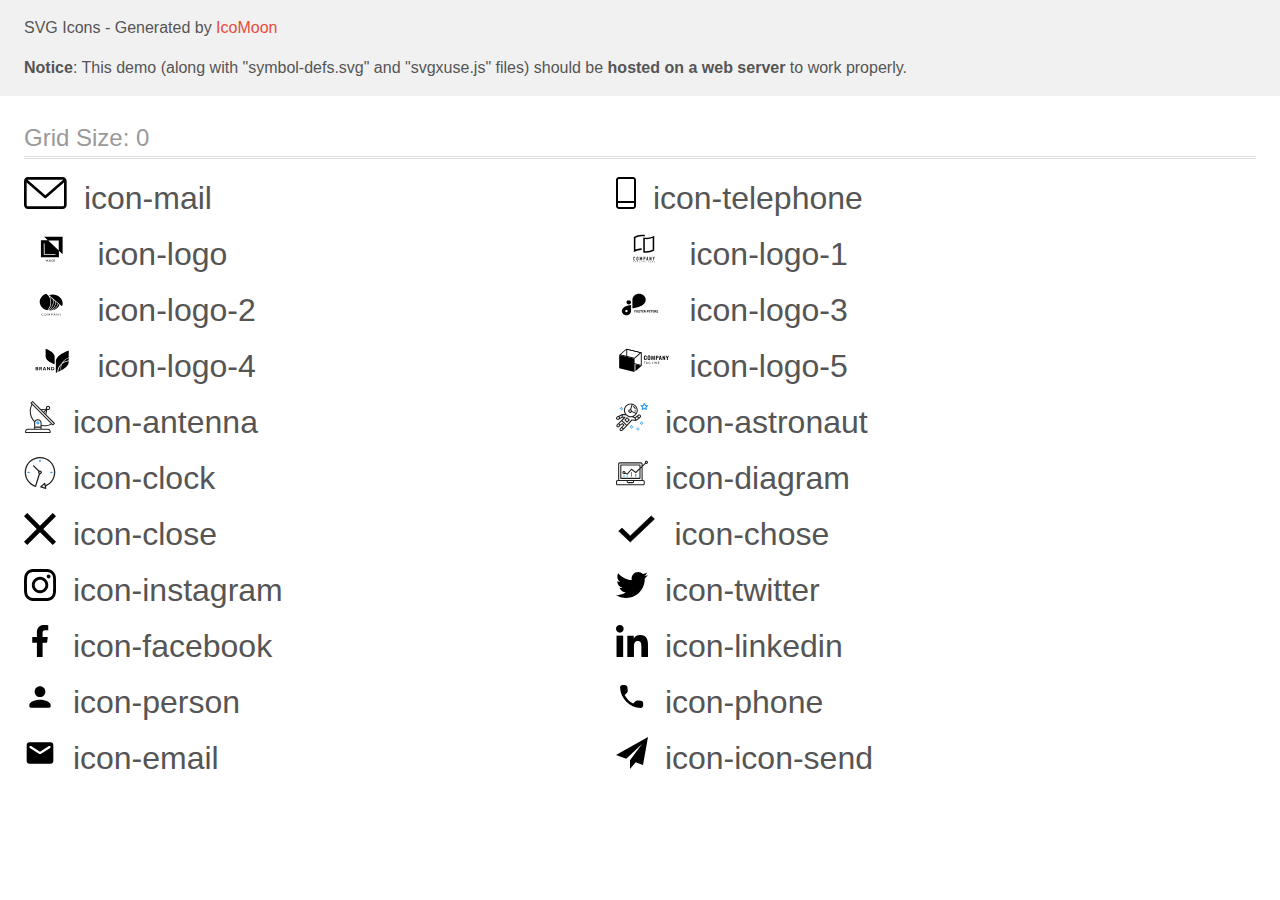
<file: images/icons/demo-external-svg.html>
<!doctype html>
<html>
<head>
    <title>IcoMoon - SVG Icons</title>
    <meta charset="utf-8">
    <meta name="viewport" content="width=device-width, initial-scale=1">
    <link rel="stylesheet" href="demo-files/demo.css">
    <link rel="stylesheet" href="style.css">
</head>
<body>
<header class="bgc1 clearfix">
<div class="mhl">
    <p>SVG Icons - Generated by <a href="https://icomoon.io/app">IcoMoon</a></p><p><strong>Notice</strong>: This demo (along with "symbol-defs.svg" and "svgxuse.js" files) should be <b>hosted on a web server</b> to work properly.</p>
</div>
</header>
    <div class="clearfix mhl ptl">
        <h1 class="mvm mtn fgc1">Grid Size: 0</h1>
        <div class="glyph fs1">
            <div class="clearfix pbs">
                <svg class="icon-mail"><use xlink:href="symbol-defs.svg#icon-mail"></use></svg><span class="name"> icon-mail</span>
            </div>
        </div>
        <div class="glyph fs1">
            <div class="clearfix pbs">
                <svg class="icon-telephone"><use xlink:href="symbol-defs.svg#icon-telephone"></use></svg><span class="name"> icon-telephone</span>
            </div>
        </div>
        <div class="glyph fs1">
            <div class="clearfix pbs">
                <svg class="icon-logo"><use xlink:href="symbol-defs.svg#icon-logo"></use></svg><span class="name"> icon-logo</span>
            </div>
        </div>
        <div class="glyph fs1">
            <div class="clearfix pbs">
                <svg class="icon-logo-1"><use xlink:href="symbol-defs.svg#icon-logo-1"></use></svg><span class="name"> icon-logo-1</span>
            </div>
        </div>
        <div class="glyph fs1">
            <div class="clearfix pbs">
                <svg class="icon-logo-2"><use xlink:href="symbol-defs.svg#icon-logo-2"></use></svg><span class="name"> icon-logo-2</span>
            </div>
        </div>
        <div class="glyph fs1">
            <div class="clearfix pbs">
                <svg class="icon-logo-3"><use xlink:href="symbol-defs.svg#icon-logo-3"></use></svg><span class="name"> icon-logo-3</span>
            </div>
        </div>
        <div class="glyph fs1">
            <div class="clearfix pbs">
                <svg class="icon-logo-4"><use xlink:href="symbol-defs.svg#icon-logo-4"></use></svg><span class="name"> icon-logo-4</span>
            </div>
        </div>
        <div class="glyph fs1">
            <div class="clearfix pbs">
                <svg class="icon-logo-5"><use xlink:href="symbol-defs.svg#icon-logo-5"></use></svg><span class="name"> icon-logo-5</span>
            </div>
        </div>
        <div class="glyph fs1">
            <div class="clearfix pbs">
                <svg class="icon-antenna"><use xlink:href="symbol-defs.svg#icon-antenna"></use></svg><span class="name"> icon-antenna</span>
            </div>
        </div>
        <div class="glyph fs1">
            <div class="clearfix pbs">
                <svg class="icon-astronaut"><use xlink:href="symbol-defs.svg#icon-astronaut"></use></svg><span class="name"> icon-astronaut</span>
            </div>
        </div>
        <div class="glyph fs1">
            <div class="clearfix pbs">
                <svg class="icon-clock"><use xlink:href="symbol-defs.svg#icon-clock"></use></svg><span class="name"> icon-clock</span>
            </div>
        </div>
        <div class="glyph fs1">
            <div class="clearfix pbs">
                <svg class="icon-diagram"><use xlink:href="symbol-defs.svg#icon-diagram"></use></svg><span class="name"> icon-diagram</span>
            </div>
        </div>
        <div class="glyph fs1">
            <div class="clearfix pbs">
                <svg class="icon-close"><use xlink:href="symbol-defs.svg#icon-close"></use></svg><span class="name"> icon-close</span>
            </div>
        </div>
        <div class="glyph fs1">
            <div class="clearfix pbs">
                <svg class="icon-chose"><use xlink:href="symbol-defs.svg#icon-chose"></use></svg><span class="name"> icon-chose</span>
            </div>
        </div>
        <div class="glyph fs1">
            <div class="clearfix pbs">
                <svg class="icon-instagram"><use xlink:href="symbol-defs.svg#icon-instagram"></use></svg><span class="name"> icon-instagram</span>
            </div>
        </div>
        <div class="glyph fs1">
            <div class="clearfix pbs">
                <svg class="icon-twitter"><use xlink:href="symbol-defs.svg#icon-twitter"></use></svg><span class="name"> icon-twitter</span>
            </div>
        </div>
        <div class="glyph fs1">
            <div class="clearfix pbs">
                <svg class="icon-facebook"><use xlink:href="symbol-defs.svg#icon-facebook"></use></svg><span class="name"> icon-facebook</span>
            </div>
        </div>
        <div class="glyph fs1">
            <div class="clearfix pbs">
                <svg class="icon-linkedin"><use xlink:href="symbol-defs.svg#icon-linkedin"></use></svg><span class="name"> icon-linkedin</span>
            </div>
        </div>
        <div class="glyph fs1">
            <div class="clearfix pbs">
                <svg class="icon-person"><use xlink:href="symbol-defs.svg#icon-person"></use></svg><span class="name"> icon-person</span>
            </div>
        </div>
        <div class="glyph fs1">
            <div class="clearfix pbs">
                <svg class="icon-phone"><use xlink:href="symbol-defs.svg#icon-phone"></use></svg><span class="name"> icon-phone</span>
            </div>
        </div>
        <div class="glyph fs1">
            <div class="clearfix pbs">
                <svg class="icon-email"><use xlink:href="symbol-defs.svg#icon-email"></use></svg><span class="name"> icon-email</span>
            </div>
        </div>
        <div class="glyph fs1">
            <div class="clearfix pbs">
                <svg class="icon-icon-send"><use xlink:href="symbol-defs.svg#icon-icon-send"></use></svg><span class="name"> icon-icon-send</span>
            </div>
        </div>
  </div>
<script defer src="svgxuse.js"></script>
</body>
</html>
</file>
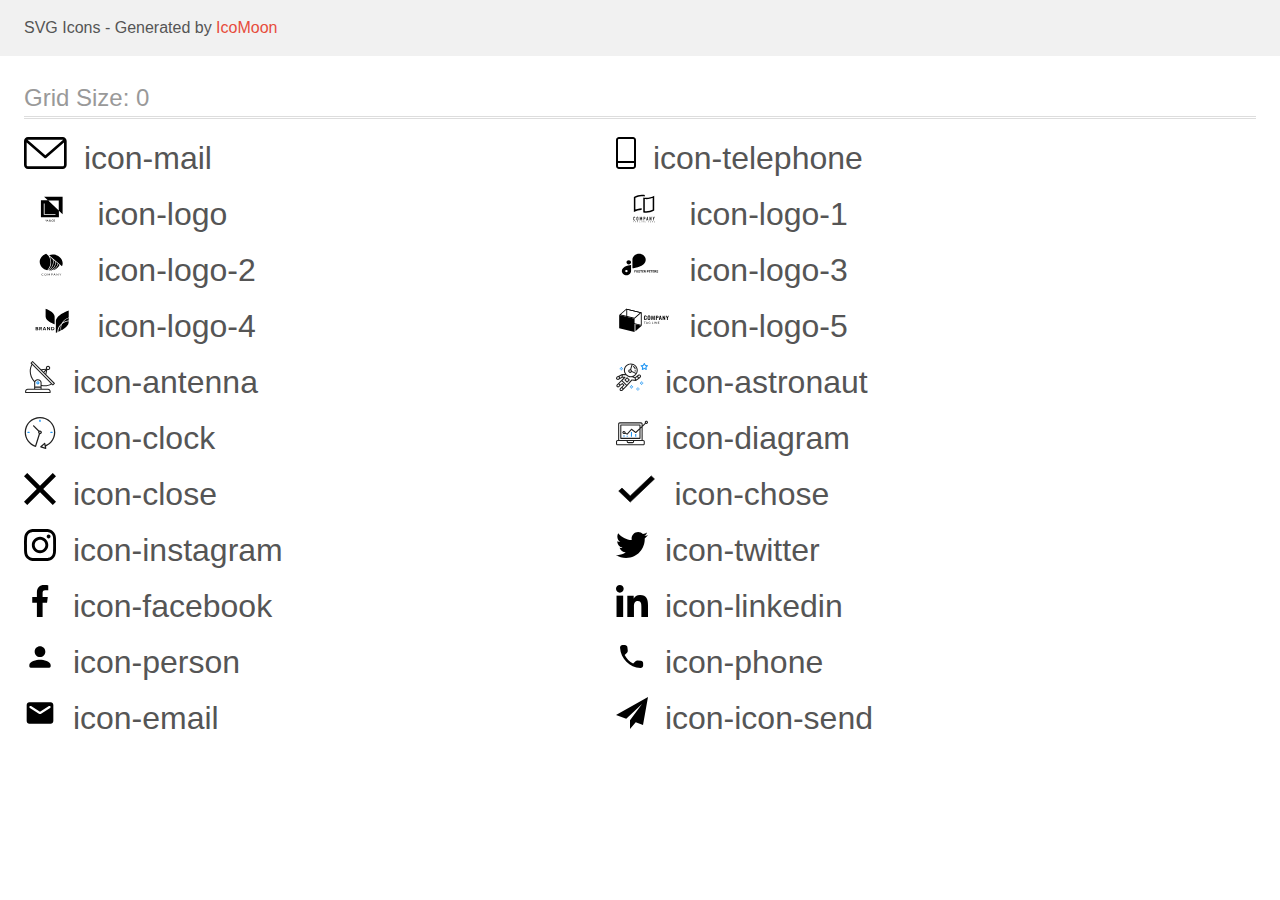
<file: images/icons/demo.html>
<!doctype html>
<html>
<head>
    <title>IcoMoon - SVG Icons</title>
    <meta charset="utf-8">
    <meta name="viewport" content="width=device-width, initial-scale=1">
    <link rel="stylesheet" href="demo-files/demo.css">
    <link rel="stylesheet" href="style.css">
</head>
<body>
<svg aria-hidden="true" style="position: absolute; width: 0; height: 0; overflow: hidden;" version="1.1" xmlns="http://www.w3.org/2000/svg" xmlns:xlink="http://www.w3.org/1999/xlink">
<defs>
<symbol id="icon-mail" viewBox="0 0 43 32">
<path d="M38.667 0h-34.667c-2.206 0-4 1.794-4 4v24c0 2.206 1.794 4 4 4h34.667c2.206 0 4-1.794 4-4v-24c0-2.206-1.794-4-4-4zM38.667 2.667c0.181 0 0.353 0.038 0.511 0.103l-17.844 15.466-17.844-15.466c0.158-0.066 0.33-0.103 0.511-0.103h34.667zM38.667 29.333h-34.667c-0.736 0-1.333-0.598-1.333-1.333v-22.413l17.793 15.421c0.251 0.217 0.563 0.326 0.874 0.326s0.622-0.108 0.874-0.326l17.793-15.421v22.413c0 0.736-0.598 1.333-1.333 1.333z"></path>
</symbol>
<symbol id="icon-telephone" viewBox="0 0 20 32">
<path d="M17 0h-14c-1.654 0-3 1.346-3 3v26c0 1.654 1.346 3 3 3h14c1.654 0 3-1.346 3-3v-26c0-1.654-1.346-3-3-3zM3 2h14c0.552 0 1 0.448 1 1v21h-16v-21c0-0.552 0.448-1 1-1zM17 30h-14c-0.552 0-1-0.448-1-1v-3h16v3c0 0.552-0.448 1-1 1z"></path>
</symbol>
<symbol id="icon-logo" viewBox="0 0 57 32">
<path d="M20.267 3.733l3.738 3.538-6.938-0.004v17.166h18.133v-6.564l3.733 3.534v-17.671h-18.667zM35.036 17.455l-10.597-10.032h10.597v10.032zM31.746 21.923h-11.81v-11.545h0.835v10.764h10.975v0.782zM22.725 26.72l-0.436 0.898-0.436-0.898h-0.366l0.637 1.198v0.698h0.331v-0.698l0.635-1.198h-0.365zM23.273 28.615l0.154-0.441h0.734l0.155 0.441h0.344l-0.717-1.896h-0.296l-0.716 1.896h0.342zM23.794 27.122l0.275 0.786h-0.549l0.275-0.786zM25.531 27.863c-0.048 0.073-0.072 0.153-0.072 0.241 0 0.16 0.056 0.29 0.168 0.389s0.263 0.148 0.451 0.148 0.349-0.051 0.484-0.152l0.107 0.126h0.367l-0.279-0.329c0.109-0.149 0.164-0.341 0.164-0.574h-0.275c0 0.128-0.026 0.243-0.079 0.348l-0.366-0.432 0.129-0.094c0.091-0.066 0.157-0.132 0.197-0.198s0.060-0.14 0.060-0.219c0-0.12-0.044-0.22-0.133-0.301s-0.201-0.122-0.339-0.122c-0.153 0-0.274 0.043-0.365 0.13s-0.135 0.203-0.135 0.352c0 0.061 0.014 0.124 0.043 0.189s0.081 0.144 0.155 0.237c-0.141 0.101-0.235 0.188-0.283 0.262zM26.386 28.282c-0.093 0.071-0.193 0.107-0.299 0.107-0.095 0-0.17-0.027-0.227-0.082s-0.085-0.126-0.085-0.214c0-0.102 0.052-0.192 0.156-0.271l0.040-0.029 0.414 0.488zM26.046 27.442c-0.089-0.11-0.134-0.202-0.134-0.275 0-0.063 0.018-0.116 0.055-0.158s0.085-0.063 0.147-0.063c0.057 0 0.105 0.018 0.142 0.053s0.056 0.077 0.056 0.126c0 0.075-0.027 0.136-0.081 0.184l-0.040 0.033-0.145 0.099zM29.132 28.472c0.13-0.114 0.205-0.272 0.224-0.474h-0.328c-0.017 0.135-0.059 0.232-0.124 0.29s-0.162 0.087-0.292 0.087c-0.142 0-0.249-0.054-0.323-0.161s-0.109-0.264-0.109-0.469v-0.168c0.002-0.202 0.041-0.355 0.117-0.46s0.188-0.158 0.331-0.158c0.123 0 0.217 0.030 0.28 0.091s0.104 0.158 0.12 0.294h0.328c-0.021-0.207-0.095-0.368-0.223-0.482s-0.296-0.171-0.505-0.171c-0.155 0-0.293 0.037-0.411 0.111s-0.209 0.179-0.272 0.315c-0.063 0.136-0.095 0.294-0.095 0.473v0.177c0.003 0.174 0.035 0.328 0.098 0.46s0.151 0.234 0.266 0.306c0.115 0.071 0.249 0.107 0.4 0.107 0.216 0 0.389-0.056 0.52-0.169zM31.068 28.206c0.064-0.141 0.096-0.304 0.096-0.49v-0.105c-0.001-0.185-0.034-0.347-0.099-0.486s-0.158-0.247-0.277-0.32c-0.119-0.075-0.256-0.112-0.41-0.112s-0.292 0.038-0.411 0.113c-0.119 0.075-0.211 0.183-0.277 0.324s-0.098 0.305-0.098 0.49v0.107c0.001 0.181 0.034 0.342 0.099 0.48s0.159 0.246 0.279 0.322c0.121 0.075 0.258 0.112 0.411 0.112 0.155 0 0.293-0.037 0.411-0.112s0.212-0.183 0.276-0.323zM30.716 27.135c0.080 0.112 0.12 0.273 0.12 0.483v0.099c0 0.214-0.040 0.376-0.119 0.487s-0.19 0.167-0.336 0.167c-0.144 0-0.257-0.057-0.339-0.171s-0.121-0.275-0.121-0.483v-0.109c0.002-0.204 0.043-0.362 0.122-0.473s0.192-0.168 0.335-0.168c0.146 0 0.258 0.056 0.337 0.168z"></path>
</symbol>
<symbol id="icon-logo-1" viewBox="0 0 57 32">
<path d="M26.727 3.165h-0.073c-0.112-0.007-0.224-0.010-0.336-0.012v0h-0.243c-0.212 0-0.428 0.005-0.642 0.016-0.016-0.001-0.032-0.001-0.049 0-1.944 0.11-3.848 0.596-5.609 1.431l-0.231 0.111v11.809l0.54-0.183c0.474-0.163 0.978-0.309 1.5-0.445 1.411-0.362 2.861-0.555 4.317-0.574v1.551c-0.193 0.001-0.38 0.007-0.568 0.016h-0.045c-1.121 0.061-2.233 0.232-3.322 0.51-1.378 0.345-2.708 0.863-3.957 1.542v-15.145c1.298-0.757 2.695-1.325 4.151-1.688 1.278-0.33 2.593-0.5 3.913-0.504h0.228c0.273 0.007 0.538 0.019 0.788 0.038 0.658 0.046 1.31 0.15 1.95 0.311v1.527c-0.621-0.145-1.253-0.24-1.889-0.285-0.013-0.001-0.026-0.002-0.039-0.003-0.132-0.011-0.263-0.022-0.386-0.022zM29.415 4.726c0.339 0.026 0.689 0.038 1.044 0.038 1.388-0.005 2.769-0.182 4.114-0.528 1.378-0.346 2.706-0.865 3.956-1.543v14.875c-1.298 0.756-2.696 1.325-4.153 1.688-1.279 0.329-2.593 0.498-3.913 0.503-1 0.008-1.997-0.11-2.968-0.35v-14.971c0.229 0.053 0.465 0.102 0.706 0.142 0.394 0.066 0.81 0.115 1.214 0.145zM36.985 4.841l-0.54 0.182c-0.497 0.167-0.997 0.316-1.5 0.449-1.465 0.377-2.971 0.57-4.483 0.575-0.352 0-0.676-0.010-0.989-0.030l-0.43-0.028v12.148l0.37 0.033c0.343 0.030 0.696 0.045 1.052 0.045 1.191-0.005 2.377-0.159 3.531-0.457 0.95-0.238 1.874-0.57 2.759-0.991l0.231-0.111v-11.813z"></path>
<path d="M19.060 24.113c-0.078-0.080-0.171-0.144-0.274-0.186s-0.214-0.061-0.326-0.057c-0.119-0.002-0.237 0.021-0.347 0.065-0.101 0.040-0.193 0.101-0.27 0.178s-0.135 0.17-0.174 0.271c-0.042 0.107-0.063 0.22-0.062 0.335v2.023c-0.005 0.143 0.022 0.284 0.080 0.415 0.048 0.104 0.117 0.196 0.202 0.271 0.081 0.068 0.176 0.117 0.278 0.144 0.098 0.028 0.2 0.042 0.302 0.042 0.113 0.001 0.224-0.023 0.326-0.070 0.101-0.044 0.193-0.108 0.27-0.187 0.075-0.079 0.135-0.171 0.177-0.271 0.043-0.102 0.065-0.212 0.065-0.323v-0.226h-0.529v0.18c0.002 0.062-0.009 0.123-0.031 0.18-0.017 0.043-0.043 0.082-0.077 0.114-0.033 0.026-0.070 0.046-0.111 0.058-0.036 0.012-0.073 0.018-0.111 0.019-0.047 0.006-0.095-0.002-0.139-0.021s-0.081-0.049-0.11-0.088c-0.050-0.081-0.074-0.176-0.070-0.271v-1.887c-0.003-0.105 0.019-0.208 0.065-0.302 0.027-0.043 0.066-0.077 0.112-0.098s0.097-0.030 0.147-0.024c0.046-0.002 0.091 0.008 0.132 0.028s0.077 0.049 0.104 0.086c0.059 0.078 0.090 0.173 0.088 0.271v0.175h0.524v-0.206c0.001-0.121-0.021-0.241-0.065-0.354-0.039-0.106-0.099-0.203-0.177-0.285z"></path>
<path d="M22.202 24.090c-0.169-0.142-0.381-0.221-0.602-0.222-0.108 0-0.215 0.020-0.316 0.057-0.103 0.037-0.198 0.093-0.279 0.165-0.088 0.079-0.158 0.175-0.205 0.283-0.053 0.124-0.079 0.257-0.077 0.392v1.941c-0.004 0.137 0.023 0.272 0.077 0.397 0.048 0.104 0.118 0.197 0.205 0.271 0.081 0.075 0.176 0.133 0.279 0.171 0.101 0.037 0.208 0.056 0.316 0.057s0.215-0.020 0.316-0.057c0.105-0.038 0.202-0.096 0.286-0.171 0.084-0.076 0.152-0.168 0.2-0.271 0.054-0.125 0.081-0.261 0.077-0.397v-1.941c0.003-0.135-0.024-0.268-0.077-0.392-0.047-0.107-0.115-0.203-0.2-0.283zM21.955 26.706c0.004 0.052-0.003 0.104-0.021 0.152s-0.047 0.092-0.084 0.128c-0.070 0.059-0.158 0.091-0.249 0.091s-0.179-0.032-0.249-0.091c-0.037-0.036-0.066-0.080-0.084-0.128s-0.025-0.101-0.021-0.152v-1.941c-0.004-0.052 0.003-0.104 0.021-0.152s0.047-0.092 0.084-0.128c0.070-0.059 0.158-0.091 0.249-0.091s0.179 0.032 0.249 0.091c0.037 0.036 0.066 0.080 0.084 0.128s0.025 0.101 0.021 0.152v1.941z"></path>
<path d="M26.329 27.573v-3.674h-0.509l-0.668 1.945h-0.009l-0.673-1.945h-0.503v3.674h0.525v-2.235h0.009l0.514 1.58h0.262l0.518-1.58h0.009v2.235h0.525z"></path>
<path d="M29.311 24.157c-0.081-0.091-0.183-0.16-0.297-0.201-0.123-0.040-0.251-0.059-0.38-0.057h-0.78v3.674h0.523v-1.435h0.27c0.163 0.007 0.326-0.027 0.472-0.1 0.119-0.066 0.218-0.163 0.287-0.281 0.061-0.098 0.101-0.206 0.12-0.32 0.021-0.138 0.030-0.278 0.028-0.418 0.005-0.176-0.012-0.353-0.051-0.525-0.035-0.127-0.101-0.243-0.193-0.338zM29.041 25.277c-0.002 0.067-0.019 0.132-0.049 0.191-0.030 0.056-0.077 0.102-0.135 0.129-0.078 0.035-0.162 0.050-0.247 0.046h-0.239v-1.249h0.27c0.081-0.004 0.162 0.012 0.236 0.046 0.054 0.031 0.097 0.079 0.123 0.136 0.029 0.065 0.044 0.134 0.046 0.205 0 0.077 0 0.159 0 0.244s0.005 0.174 0 0.252h-0.005z"></path>
<path d="M31.791 23.899h-0.429l-0.809 3.674h0.523l0.154-0.789h0.714l0.154 0.789h0.524l-0.83-3.674zM31.308 26.283l0.258-1.332h0.009l0.256 1.332h-0.524z"></path>
<path d="M35.173 26.112h-0.009l-0.791-2.213h-0.503v3.674h0.523v-2.209h0.011l0.8 2.209h0.492v-3.674h-0.523v2.213z"></path>
<path d="M38.372 23.899l-0.421 1.461h-0.011l-0.421-1.461h-0.554l0.719 2.121v1.553h0.524v-1.553l0.719-2.121h-0.554z"></path>
<path d="M17.6 28.61h0.252v0.708h0.171v-0.708h0.251v-0.145h-0.675v0.145z"></path>
<path d="M19.721 28.465l-0.331 0.853h0.182l0.070-0.194h0.34l0.073 0.194h0.186l-0.339-0.853h-0.182zM19.694 28.981l0.116-0.316 0.116 0.316h-0.232z"></path>
<path d="M21.818 29.004h0.197v0.11c-0.058 0.046-0.129 0.071-0.202 0.072-0.034 0.002-0.069-0.004-0.1-0.019s-0.059-0.036-0.081-0.063c-0.045-0.065-0.068-0.143-0.063-0.222 0-0.19 0.082-0.285 0.246-0.285 0.043-0.004 0.086 0.007 0.121 0.032s0.061 0.062 0.072 0.104l0.169-0.033c-0.036-0.167-0.156-0.251-0.362-0.251-0.11-0.003-0.216 0.036-0.298 0.11-0.043 0.042-0.076 0.094-0.097 0.15s-0.030 0.117-0.025 0.178c-0.005 0.117 0.034 0.231 0.109 0.32 0.042 0.043 0.092 0.077 0.148 0.098s0.116 0.031 0.176 0.027c0.134 0.004 0.263-0.045 0.362-0.136v-0.336h-0.37v0.144z"></path>
<path d="M23.959 28.465h-0.173v0.853h0.598v-0.145h-0.425v-0.708z"></path>
<path d="M25.769 28.465h-0.173v0.853h0.173v-0.853z"></path>
<path d="M27.539 29.035l-0.349-0.57h-0.167v0.853h0.161v-0.557l0.343 0.557h0.171v-0.853h-0.158v0.57z"></path>
<path d="M29.14 28.943h0.425v-0.145h-0.425v-0.187h0.457v-0.145h-0.63v0.853h0.648v-0.145h-0.475v-0.231z"></path>
<path d="M33.020 28.802h-0.336v-0.336h-0.171v0.853h0.171v-0.373h0.336v0.373h0.171v-0.853h-0.171v0.336z"></path>
<path d="M34.629 28.943h0.426v-0.145h-0.426v-0.187h0.459v-0.145h-0.63v0.853h0.646v-0.145h-0.475v-0.231z"></path>
<path d="M36.812 28.943c0.148-0.023 0.224-0.102 0.224-0.237 0.004-0.036-0.001-0.073-0.016-0.106s-0.038-0.062-0.068-0.083c-0.077-0.039-0.163-0.056-0.25-0.050h-0.362v0.853h0.171v-0.357h0.034c0.037-0.002 0.073 0.004 0.107 0.019 0.025 0.015 0.046 0.037 0.061 0.062l0.186 0.271h0.205l-0.104-0.167c-0.046-0.082-0.111-0.153-0.189-0.205zM36.64 28.825h-0.127v-0.214h0.135c0.059-0.005 0.118 0.002 0.174 0.020 0.012 0.011 0.022 0.025 0.029 0.040s0.009 0.032 0.009 0.049c-0.001 0.017-0.005 0.033-0.013 0.048s-0.019 0.027-0.032 0.037c-0.056 0.017-0.115 0.024-0.174 0.020z"></path>
<path d="M38.458 28.943h0.425v-0.145h-0.425v-0.187h0.459v-0.145h-0.631v0.853h0.648v-0.145h-0.475v-0.231z"></path>
</symbol>
<symbol id="icon-logo-2" viewBox="0 0 57 32">
<path d="M19.417 26.187c0.008 0 0.017 0.002 0.025 0.005s0.015 0.007 0.020 0.013l0.116 0.111c-0.090 0.090-0.202 0.162-0.327 0.211-0.147 0.053-0.305 0.079-0.464 0.076-0.149 0.003-0.298-0.021-0.436-0.071-0.125-0.045-0.237-0.113-0.329-0.2-0.094-0.089-0.166-0.194-0.212-0.308-0.051-0.127-0.076-0.261-0.074-0.396-0.002-0.135 0.025-0.27 0.080-0.397 0.051-0.115 0.127-0.22 0.225-0.308 0.099-0.087 0.218-0.155 0.349-0.201 0.143-0.048 0.296-0.072 0.449-0.071 0.143-0.003 0.285 0.019 0.417 0.064 0.115 0.043 0.221 0.104 0.313 0.178l-0.097 0.119c-0.007 0.008-0.015 0.016-0.025 0.021-0.012 0.007-0.025 0.010-0.039 0.009-0.015-0.001-0.030-0.005-0.042-0.013l-0.052-0.032-0.073-0.040c-0.031-0.015-0.064-0.028-0.097-0.039-0.043-0.013-0.087-0.024-0.132-0.032-0.057-0.009-0.115-0.013-0.173-0.013-0.111-0.001-0.22 0.017-0.323 0.053-0.096 0.034-0.182 0.084-0.253 0.149-0.073 0.069-0.128 0.15-0.164 0.238-0.041 0.101-0.061 0.207-0.060 0.313-0.002 0.108 0.018 0.216 0.060 0.318 0.035 0.087 0.090 0.167 0.161 0.236 0.067 0.064 0.149 0.114 0.241 0.147 0.095 0.034 0.197 0.051 0.3 0.050 0.059 0.001 0.119-0.003 0.177-0.010 0.096-0.010 0.188-0.039 0.269-0.085 0.041-0.023 0.079-0.049 0.115-0.078 0.015-0.012 0.035-0.020 0.055-0.020z"></path>
<path d="M22.776 25.629c0.002 0.134-0.025 0.267-0.078 0.393-0.047 0.114-0.122 0.218-0.219 0.305s-0.214 0.155-0.344 0.2c-0.285 0.094-0.599 0.094-0.884 0-0.129-0.046-0.245-0.114-0.342-0.201-0.097-0.089-0.172-0.194-0.221-0.308-0.105-0.255-0.105-0.533 0-0.787 0.050-0.115 0.125-0.22 0.221-0.31 0.097-0.084 0.214-0.15 0.342-0.193 0.284-0.096 0.6-0.096 0.884 0 0.129 0.046 0.246 0.114 0.343 0.201 0.096 0.088 0.17 0.191 0.22 0.304 0.054 0.127 0.080 0.261 0.078 0.395zM22.47 25.629c0.002-0.107-0.016-0.214-0.055-0.316-0.033-0.087-0.086-0.168-0.156-0.236-0.068-0.065-0.152-0.116-0.246-0.149-0.207-0.069-0.436-0.069-0.643 0-0.094 0.033-0.178 0.084-0.246 0.149-0.071 0.068-0.125 0.149-0.157 0.236-0.074 0.206-0.074 0.426 0 0.632 0.033 0.087 0.086 0.168 0.157 0.236 0.068 0.065 0.152 0.115 0.246 0.148 0.207 0.067 0.435 0.067 0.643 0 0.093-0.033 0.177-0.083 0.246-0.148 0.070-0.069 0.123-0.149 0.156-0.236 0.039-0.102 0.058-0.209 0.055-0.316z"></path>
<path d="M25.067 25.96l0.030 0.071c0.012-0.025 0.022-0.048 0.033-0.071 0.011-0.024 0.024-0.047 0.038-0.070l0.743-1.174c0.015-0.020 0.028-0.033 0.042-0.037 0.020-0.005 0.040-0.007 0.061-0.006h0.22v1.909h-0.26v-1.404c0-0.018 0-0.038 0-0.059-0.001-0.022-0.001-0.044 0-0.066l-0.747 1.19c-0.009 0.018-0.025 0.033-0.044 0.043s-0.041 0.016-0.064 0.016h-0.042c-0.023 0-0.045-0.005-0.064-0.016s-0.034-0.026-0.044-0.044l-0.769-1.198c0 0.023 0 0.046 0 0.068s0 0.043 0 0.061v1.404h-0.252v-1.905h0.22c0.021-0.001 0.041 0.001 0.061 0.006 0.018 0.008 0.032 0.021 0.041 0.037l0.759 1.175c0.015 0.022 0.028 0.045 0.038 0.068z"></path>
<path d="M27.864 25.865v0.715h-0.291v-1.906h0.649c0.122-0.002 0.244 0.012 0.362 0.042 0.094 0.023 0.181 0.064 0.256 0.119 0.065 0.052 0.114 0.116 0.145 0.187 0.034 0.078 0.051 0.161 0.049 0.244 0.001 0.084-0.017 0.167-0.054 0.244-0.035 0.073-0.089 0.138-0.157 0.191-0.075 0.057-0.162 0.1-0.257 0.126-0.113 0.031-0.232 0.046-0.35 0.044l-0.352-0.005zM27.864 25.66h0.352c0.076 0.001 0.153-0.009 0.225-0.029 0.060-0.018 0.115-0.046 0.163-0.082 0.044-0.035 0.078-0.078 0.099-0.126 0.024-0.051 0.036-0.105 0.035-0.16 0.003-0.053-0.007-0.106-0.029-0.155s-0.057-0.094-0.102-0.13c-0.111-0.075-0.251-0.112-0.391-0.102h-0.352v0.786z"></path>
<path d="M31.772 26.583h-0.23c-0.023 0.001-0.046-0.006-0.064-0.018-0.017-0.012-0.029-0.027-0.038-0.044l-0.198-0.461h-0.993l-0.205 0.461c-0.008 0.017-0.020 0.032-0.036 0.043-0.018 0.013-0.042 0.020-0.065 0.019h-0.23l0.872-1.909h0.302l0.884 1.909zM30.333 25.874h0.82l-0.346-0.777c-0.026-0.058-0.048-0.118-0.065-0.179l-0.034 0.1c-0.010 0.030-0.022 0.058-0.032 0.081l-0.343 0.776z"></path>
<path d="M33.029 24.682c0.017 0.008 0.032 0.020 0.044 0.034l1.272 1.439c0-0.023 0-0.046 0-0.067s0-0.043 0-0.063v-1.352h0.26v1.909h-0.145c-0.021 0.001-0.041-0.003-0.060-0.011-0.018-0.009-0.034-0.021-0.047-0.035l-1.271-1.438c0.001 0.022 0.001 0.044 0 0.066 0 0.021 0 0.040 0 0.058v1.361h-0.26v-1.909h0.154c0.018-0 0.036 0.003 0.052 0.009z"></path>
<path d="M36.748 25.823v0.758h-0.291v-0.758l-0.804-1.15h0.26c0.022-0.001 0.045 0.005 0.063 0.016 0.016 0.012 0.029 0.027 0.039 0.043l0.503 0.742c0.020 0.032 0.038 0.061 0.052 0.088s0.026 0.054 0.036 0.081l0.038-0.082c0.014-0.030 0.031-0.059 0.049-0.087l0.496-0.747c0.010-0.015 0.023-0.028 0.038-0.040 0.017-0.013 0.040-0.020 0.063-0.019h0.263l-0.806 1.155z"></path>
<path d="M24.923 21.47c0.127 0.014 0.255 0.025 0.384 0.035 1.962-0.763 3.622-2.011 4.772-3.588s1.74-3.415 1.695-5.282l-2.162-1.879c0.44 1.988 0.234 4.043-0.594 5.935s-2.245 3.547-4.094 4.779z"></path>
<path d="M24.151 21.383l0.058 0.010c1.975-1.228 3.482-2.942 4.323-4.921s0.981-4.133 0.4-6.181l-3.080-2.676c1.246 2.2 1.747 4.661 1.446 7.098s-1.393 4.75-3.147 6.67z"></path>
<path d="M34.596 14.841c-0.523 2.052-1.794 3.902-3.624 5.276-0.534 0.404-1.111 0.763-1.722 1.074 1.49-0.38 2.859-1.053 4.003-1.966s2.030-2.042 2.592-3.3l-1.249-1.084z"></path>
<path d="M34.106 14.539l-1.778-1.545c-0.034 1.762-0.61 3.483-1.669 4.986s-2.562 2.731-4.352 3.559h0.009c0.399-0 0.798-0.021 1.194-0.062 1.673-0.593 3.151-1.537 4.303-2.748s1.94-2.65 2.295-4.189z"></path>
<path d="M24.409 6.486l-2.122-1.846c-1.897 0.637-3.528 1.756-4.68 3.212s-1.772 3.179-1.778 4.946v0c0.007 1.952 0.763 3.846 2.149 5.383s3.322 2.628 5.501 3.101c1.946-2.060 3.085-4.605 3.252-7.266s-0.647-5.299-2.323-7.53z"></path>
<path d="M39.008 14.255c-0.008-2.316-1.070-4.535-2.955-6.173s-4.439-2.561-7.105-2.567c-1.232-0.001-2.453 0.196-3.602 0.582l12.99 11.286c0.445-0.998 0.673-2.058 0.672-3.128z"></path>
</symbol>
<symbol id="icon-logo-3" viewBox="0 0 57 32">
<path d="M12.878 11.255h-0.002c-1.279 0-2.316 0.921-2.316 2.058v0.001c0 1.137 1.037 2.058 2.316 2.058h0.002c1.279 0 2.316-0.921 2.316-2.058v-0.001c0-1.137-1.037-2.058-2.316-2.058z"></path>
<path d="M29.971 10.597c-0.004-1.579-0.711-3.092-1.967-4.208s-2.958-1.745-4.735-1.749v0c-1.777 0.003-3.48 0.631-4.737 1.748s-1.964 2.63-1.968 4.209v8.706c0 0 13.405-1.327 13.406-8.704v-0.001z"></path>
<path d="M5.867 22.16c0.003 1.098 0.496 2.151 1.369 2.928s2.058 1.215 3.294 1.218c1.236-0.003 2.42-0.441 3.294-1.218s1.366-1.829 1.37-2.927v-6.057c0 0-9.327 0.924-9.327 6.056zM10.53 23.245c-0.242 0-0.478-0.064-0.678-0.183s-0.357-0.289-0.45-0.487c-0.092-0.198-0.117-0.417-0.069-0.627s0.163-0.404 0.334-0.556c0.171-0.152 0.388-0.255 0.625-0.297s0.482-0.020 0.706 0.062c0.223 0.082 0.414 0.221 0.548 0.4s0.206 0.388 0.206 0.603c0.001 0.143-0.031 0.284-0.092 0.417s-0.151 0.252-0.264 0.353c-0.114 0.101-0.248 0.182-0.397 0.236s-0.308 0.083-0.468 0.083v-0.004z"></path>
<path d="M19.956 22.647h-0.9v0.93h-0.469v-2.275h1.481v0.38h-1.012v0.588h0.9v0.378zM22.209 22.491c0 0.224-0.040 0.42-0.119 0.589s-0.193 0.299-0.341 0.391c-0.147 0.092-0.316 0.137-0.506 0.137-0.189 0-0.357-0.045-0.505-0.136s-0.262-0.22-0.344-0.387c-0.081-0.169-0.122-0.363-0.123-0.581v-0.112c0-0.224 0.040-0.421 0.12-0.591 0.081-0.171 0.195-0.302 0.342-0.392 0.148-0.092 0.317-0.137 0.506-0.137s0.358 0.046 0.505 0.137c0.148 0.091 0.262 0.221 0.342 0.392 0.081 0.17 0.122 0.366 0.122 0.589v0.102zM21.734 22.388c0-0.238-0.043-0.42-0.128-0.544s-0.207-0.186-0.366-0.186c-0.157 0-0.279 0.061-0.364 0.184-0.085 0.122-0.129 0.301-0.13 0.538v0.111c0 0.232 0.043 0.412 0.128 0.541s0.208 0.192 0.369 0.192c0.157 0 0.278-0.061 0.363-0.184 0.084-0.124 0.127-0.304 0.128-0.541v-0.111zM23.73 22.98c0-0.089-0.031-0.156-0.094-0.203-0.063-0.048-0.175-0.098-0.337-0.15-0.163-0.053-0.291-0.105-0.386-0.156-0.258-0.14-0.387-0.328-0.387-0.564 0-0.123 0.034-0.232 0.103-0.328 0.070-0.097 0.169-0.172 0.298-0.227 0.13-0.054 0.276-0.081 0.438-0.081 0.163 0 0.307 0.030 0.434 0.089 0.127 0.058 0.226 0.141 0.295 0.248s0.106 0.229 0.106 0.366h-0.469c0-0.104-0.033-0.185-0.098-0.242s-0.158-0.087-0.277-0.087c-0.115 0-0.204 0.024-0.267 0.073-0.064 0.048-0.095 0.111-0.095 0.191 0 0.074 0.037 0.136 0.111 0.186 0.075 0.050 0.185 0.097 0.33 0.141 0.267 0.080 0.461 0.18 0.583 0.298s0.183 0.267 0.183 0.444c0 0.197-0.075 0.352-0.223 0.464-0.149 0.111-0.349 0.167-0.602 0.167-0.175 0-0.334-0.032-0.478-0.095-0.144-0.065-0.254-0.153-0.33-0.264s-0.113-0.241-0.113-0.388h0.47c0 0.251 0.15 0.377 0.45 0.377 0.111 0 0.198-0.022 0.261-0.067 0.063-0.046 0.094-0.109 0.094-0.191zM26.231 21.682h-0.697v1.895h-0.469v-1.895h-0.687v-0.38h1.853v0.38zM27.869 22.591h-0.9v0.609h1.056v0.377h-1.525v-2.275h1.522v0.38h-1.053v0.542h0.9v0.367zM29.142 22.744h-0.373v0.833h-0.469v-2.275h0.845c0.269 0 0.476 0.060 0.622 0.18s0.219 0.289 0.219 0.508c0 0.155-0.034 0.285-0.102 0.389-0.067 0.103-0.168 0.185-0.305 0.247l0.492 0.93v0.022h-0.503l-0.427-0.833zM28.769 22.365h0.378c0.118 0 0.209-0.030 0.273-0.089 0.065-0.060 0.097-0.143 0.097-0.248 0-0.107-0.031-0.192-0.092-0.253-0.060-0.061-0.154-0.092-0.28-0.092h-0.377v0.683zM31.609 22.775v0.802h-0.469v-2.275h0.887c0.171 0 0.321 0.031 0.45 0.094s0.23 0.152 0.3 0.267c0.070 0.115 0.105 0.245 0.105 0.392 0 0.223-0.077 0.399-0.23 0.528-0.152 0.128-0.363 0.192-0.633 0.192h-0.411zM31.609 22.396h0.419c0.124 0 0.218-0.029 0.283-0.088 0.066-0.058 0.098-0.142 0.098-0.25 0-0.111-0.033-0.202-0.098-0.27s-0.156-0.104-0.272-0.106h-0.43v0.714zM34.575 22.591h-0.9v0.609h1.056v0.377h-1.525v-2.275h1.522v0.38h-1.053v0.542h0.9v0.367zM36.75 21.682h-0.697v1.895h-0.469v-1.895h-0.688v-0.38h1.853v0.38zM38.387 22.591h-0.9v0.609h1.056v0.377h-1.525v-2.275h1.522v0.38h-1.053v0.542h0.9v0.367zM39.661 22.744h-0.373v0.833h-0.469v-2.275h0.845c0.269 0 0.476 0.060 0.622 0.18s0.219 0.289 0.219 0.508c0 0.155-0.034 0.285-0.102 0.389-0.067 0.103-0.168 0.185-0.305 0.247l0.492 0.93v0.022h-0.503l-0.427-0.833zM39.287 22.365h0.378c0.118 0 0.209-0.030 0.273-0.089 0.065-0.060 0.097-0.143 0.097-0.248 0-0.107-0.031-0.192-0.092-0.253-0.060-0.061-0.154-0.092-0.28-0.092h-0.377v0.683zM42.042 22.98c0-0.089-0.031-0.156-0.094-0.203-0.063-0.048-0.175-0.098-0.337-0.15-0.163-0.053-0.291-0.105-0.386-0.156-0.258-0.14-0.388-0.328-0.388-0.564 0-0.123 0.034-0.232 0.103-0.328 0.070-0.097 0.169-0.172 0.298-0.227 0.13-0.054 0.276-0.081 0.438-0.081 0.163 0 0.307 0.030 0.434 0.089 0.127 0.058 0.226 0.141 0.295 0.248 0.071 0.107 0.106 0.229 0.106 0.366h-0.469c0-0.104-0.033-0.185-0.098-0.242s-0.158-0.087-0.277-0.087c-0.115 0-0.204 0.024-0.267 0.073-0.064 0.048-0.095 0.111-0.095 0.191 0 0.074 0.037 0.136 0.111 0.186 0.075 0.050 0.185 0.097 0.33 0.141 0.267 0.080 0.461 0.18 0.583 0.298s0.183 0.267 0.183 0.444c0 0.197-0.074 0.352-0.223 0.464-0.149 0.111-0.349 0.167-0.602 0.167-0.175 0-0.334-0.032-0.478-0.095-0.144-0.065-0.254-0.153-0.33-0.264-0.075-0.111-0.112-0.241-0.112-0.388h0.47c0 0.251 0.15 0.377 0.45 0.377 0.111 0 0.198-0.022 0.261-0.067 0.063-0.046 0.094-0.109 0.094-0.191z"></path>
</symbol>
<symbol id="icon-logo-4" viewBox="0 0 57 32">
<path d="M14.27 23.859c0.13 0.147 0.199 0.332 0.196 0.521 0.007 0.123-0.017 0.247-0.070 0.361s-0.132 0.216-0.233 0.297c-0.252 0.175-0.565 0.26-0.881 0.24h-1.549v-3.302h1.517c0.299-0.018 0.596 0.059 0.84 0.219 0.098 0.075 0.176 0.17 0.227 0.277s0.074 0.224 0.068 0.341c0.009 0.182-0.054 0.361-0.176 0.505-0.118 0.131-0.28 0.222-0.462 0.258 0.205 0.034 0.391 0.134 0.523 0.282zM12.454 23.36h0.648c0.147 0.010 0.294-0.029 0.412-0.11 0.049-0.040 0.087-0.090 0.111-0.146s0.034-0.116 0.028-0.176c0.005-0.060-0.005-0.12-0.029-0.175s-0.061-0.106-0.108-0.147c-0.122-0.083-0.273-0.123-0.425-0.111h-0.638v0.866zM13.578 24.627c0.052-0.041 0.093-0.093 0.12-0.151s0.038-0.121 0.034-0.184c0.004-0.064-0.008-0.127-0.035-0.186s-0.069-0.111-0.121-0.153c-0.127-0.086-0.283-0.128-0.44-0.119h-0.68v0.908h0.689c0.155 0.008 0.309-0.032 0.435-0.114z"></path>
<path d="M17.371 25.278l-0.844-1.291h-0.317v1.291h-0.726v-3.302h1.374c0.346-0.022 0.689 0.078 0.957 0.281 0.192 0.179 0.308 0.415 0.327 0.666s-0.061 0.499-0.224 0.7c-0.17 0.178-0.401 0.296-0.655 0.336l0.898 1.32h-0.789zM16.21 23.538h0.594c0.412 0 0.618-0.167 0.618-0.5 0.004-0.068-0.007-0.136-0.033-0.2s-0.066-0.122-0.118-0.171c-0.13-0.099-0.298-0.147-0.467-0.134h-0.601l0.007 1.005z"></path>
<path d="M21.339 24.614h-1.446l-0.255 0.665h-0.761l1.328-3.265h0.823l1.323 3.265h-0.761l-0.25-0.665zM21.145 24.114l-0.529-1.394-0.529 1.394h1.057z"></path>
<path d="M26.305 25.278h-0.721l-1.616-2.245v2.245h-0.719v-3.302h0.719l1.616 2.258v-2.258h0.721v3.302z"></path>
<path d="M30.417 24.488c-0.149 0.249-0.376 0.452-0.652 0.582-0.314 0.145-0.662 0.217-1.013 0.208h-1.283v-3.302h1.283c0.351-0.008 0.698 0.061 1.013 0.203 0.276 0.127 0.503 0.328 0.652 0.576 0.148 0.269 0.226 0.565 0.226 0.866s-0.077 0.598-0.226 0.866zM29.593 24.409c0.206-0.219 0.319-0.499 0.319-0.788s-0.113-0.569-0.319-0.788c-0.249-0.199-0.573-0.3-0.902-0.281h-0.5v2.137h0.5c0.329 0.019 0.654-0.082 0.902-0.281z"></path>
<path d="M21.79 3.609c0 0 9.301 3.215 9.103 7.867v7.869c0 0-9.294-3.217-9.1-7.869l-0.004-7.867z"></path>
<path d="M39.179 17.503c1.757-1.107 3.788-1.792 5.909-1.994v-2.463c-2.444 0.862-4.517 2.426-5.909 4.457z"></path>
<path d="M38.124 18.245c1.438-2.651 3.93-4.696 6.964-5.715v-7.098c0 0-13.245 4.58-12.965 11.205v11.203c0 0 0.59-0.205 1.519-0.589 0-0.358 0-0.719 0.042-1.082 0.274-3.076 1.871-5.926 4.44-7.924z"></path>
<path d="M36.864 22.407c0.070-0.777 0.225-1.546 0.463-2.294-1.599 1.725-2.568 3.866-2.77 6.122-0.019 0.213-0.030 0.426-0.035 0.645 0.752-0.331 1.628-0.744 2.548-1.229-0.235-1.067-0.304-2.159-0.206-3.244z"></path>
<path d="M37.391 22.447c-0.088 0.982-0.033 1.969 0.164 2.938 3.619-1.983 7.685-5.046 7.528-8.748v-0.323c-2.585 0.265-5.004 1.3-6.885 2.946-0.44 1.020-0.712 2.094-0.807 3.188z"></path>
</symbol>
<symbol id="icon-logo-5" viewBox="0 0 57 32">
<path d="M28.493 14.618c-0.236-0.315-0.349-0.686-0.323-1.061v-1.538c0-0.471 0.107-0.83 0.321-1.075s0.581-0.367 1.102-0.366c0.489 0 0.836 0.104 1.042 0.313 0.224 0.266 0.333 0.592 0.308 0.92v0.361h-0.875v-0.366c0.003-0.12-0.005-0.24-0.025-0.358-0.013-0.081-0.057-0.156-0.125-0.213-0.090-0.061-0.203-0.091-0.317-0.083-0.12-0.008-0.239 0.024-0.333 0.088-0.076 0.063-0.127 0.145-0.145 0.235-0.025 0.126-0.037 0.253-0.034 0.38v1.866c-0.014 0.18 0.025 0.36 0.112 0.524 0.044 0.055 0.104 0.099 0.175 0.127s0.149 0.038 0.226 0.029c0.112 0.008 0.223-0.022 0.31-0.084 0.071-0.061 0.117-0.141 0.13-0.227 0.020-0.124 0.030-0.249 0.027-0.374v-0.379h0.875v0.346c0.025 0.342-0.082 0.682-0.303 0.967-0.201 0.228-0.544 0.343-1.047 0.343s-0.884-0.122-1.1-0.375z"></path>
<path d="M32.137 14.633c-0.221-0.239-0.332-0.588-0.332-1.050v-1.617c0-0.457 0.11-0.802 0.332-1.037s0.591-0.351 1.109-0.35c0.515 0 0.882 0.117 1.103 0.35 0.221 0.235 0.333 0.58 0.333 1.037v1.617c0 0.457-0.112 0.807-0.337 1.048s-0.591 0.361-1.1 0.361c-0.509 0-0.886-0.122-1.109-0.36zM33.654 14.245c0.079-0.15 0.115-0.314 0.105-0.479v-1.98c0.010-0.161-0.025-0.322-0.103-0.469-0.044-0.057-0.106-0.101-0.179-0.129s-0.152-0.037-0.231-0.027c-0.079-0.009-0.159 0-0.231 0.028s-0.135 0.072-0.18 0.129c-0.080 0.146-0.116 0.308-0.105 0.469v1.99c-0.011 0.165 0.025 0.329 0.105 0.479 0.051 0.050 0.114 0.091 0.185 0.119s0.147 0.042 0.225 0.042c0.078 0 0.154-0.014 0.225-0.042s0.134-0.068 0.185-0.119v-0.009z"></path>
<path d="M35.735 10.626h0.942l0.708 2.984 0.725-2.984h0.917l0.092 4.308h-0.678l-0.072-2.994-0.699 2.994h-0.544l-0.725-3.005-0.067 3.005h-0.685l0.085-4.308z"></path>
<path d="M40.176 10.626h1.468c0.846 0 1.268 0.408 1.268 1.223 0 0.781-0.445 1.171-1.335 1.17h-0.5v1.915h-0.906l0.005-4.308zM41.43 12.467c0.090 0.010 0.18 0.003 0.266-0.021s0.165-0.063 0.232-0.115c0.104-0.146 0.15-0.316 0.13-0.486 0.005-0.131-0.010-0.263-0.044-0.391-0.013-0.043-0.036-0.083-0.067-0.118s-0.070-0.065-0.114-0.087c-0.126-0.052-0.265-0.076-0.404-0.069h-0.352v1.287h0.352z"></path>
<path d="M44.218 10.626h0.973l0.998 4.308h-0.844l-0.197-0.993h-0.868l-0.203 0.993h-0.857l0.998-4.308zM45.050 13.441l-0.339-1.808-0.339 1.808h0.678z"></path>
<path d="M46.996 10.626h0.634l1.214 2.457v-2.457h0.752v4.308h-0.603l-1.221-2.565v2.565h-0.777l0.002-4.308z"></path>
<path d="M51.357 13.291l-1.009-2.659h0.85l0.616 1.708 0.578-1.708h0.832l-0.997 2.659v1.642h-0.87v-1.642z"></path>
<path d="M29.892 16.817v0.225h-0.739v1.75h-0.31v-1.75h-0.743v-0.225h1.792z"></path>
<path d="M32.209 18.793h-0.239c-0.024 0.001-0.048-0.005-0.067-0.019-0.018-0.011-0.032-0.027-0.040-0.045l-0.214-0.469h-1.026l-0.214 0.469c-0.006 0.020-0.017 0.038-0.033 0.053-0.019 0.013-0.043 0.020-0.067 0.019h-0.239l0.906-1.976h0.315l0.917 1.968zM30.709 18.059h0.855l-0.362-0.804c-0.027-0.061-0.049-0.123-0.067-0.186-0.013 0.038-0.024 0.073-0.034 0.105l-0.033 0.083-0.359 0.802z"></path>
<path d="M33.771 18.599c0.057 0.003 0.114 0.003 0.17 0 0.049-0.004 0.097-0.012 0.145-0.023 0.044-0.009 0.088-0.021 0.13-0.036 0.040-0.014 0.080-0.031 0.121-0.048v-0.444h-0.362c-0.009 0-0.018-0.001-0.026-0.003s-0.016-0.007-0.023-0.012c-0.006-0.004-0.011-0.010-0.014-0.016s-0.005-0.013-0.004-0.020v-0.152h0.703v0.757c-0.057 0.035-0.118 0.067-0.181 0.094-0.065 0.028-0.132 0.050-0.201 0.067-0.074 0.019-0.15 0.032-0.227 0.041-0.088 0.008-0.176 0.013-0.264 0.012-0.156 0.001-0.311-0.024-0.457-0.073-0.136-0.047-0.259-0.117-0.362-0.206-0.101-0.090-0.18-0.196-0.234-0.313-0.057-0.131-0.085-0.27-0.083-0.41-0.002-0.141 0.026-0.281 0.082-0.413 0.052-0.117 0.132-0.224 0.234-0.313 0.103-0.089 0.227-0.159 0.362-0.205 0.155-0.050 0.32-0.075 0.486-0.074 0.084-0 0.169 0.006 0.252 0.017 0.074 0.010 0.146 0.027 0.216 0.050 0.063 0.021 0.124 0.047 0.181 0.078 0.056 0.031 0.108 0.065 0.158 0.103l-0.087 0.122c-0.007 0.011-0.017 0.021-0.029 0.027s-0.027 0.010-0.041 0.010c-0.020-0.001-0.040-0.006-0.056-0.016-0.027-0.013-0.056-0.028-0.089-0.047-0.038-0.021-0.079-0.039-0.121-0.053-0.054-0.019-0.11-0.033-0.167-0.044-0.076-0.012-0.153-0.018-0.23-0.017-0.12-0.001-0.238 0.017-0.35 0.055-0.101 0.035-0.192 0.088-0.266 0.156-0.075 0.071-0.132 0.155-0.169 0.246-0.081 0.214-0.081 0.445 0 0.659 0.040 0.093 0.101 0.178 0.181 0.249 0.074 0.068 0.164 0.121 0.265 0.156 0.115 0.034 0.237 0.047 0.359 0.039z"></path>
<path d="M36.659 18.567h0.989v0.225h-1.292v-1.976h0.31l-0.007 1.75z"></path>
<path d="M38.678 18.792h-0.31v-1.976h0.31v1.976z"></path>
<path d="M39.83 16.826c0.018 0.009 0.034 0.021 0.047 0.036l1.324 1.489c-0.002-0.023-0.002-0.047 0-0.070 0-0.022 0-0.044 0-0.064v-1.408h0.27v1.984h-0.156c-0.023 0.002-0.046-0.002-0.067-0.011-0.019-0.010-0.035-0.023-0.049-0.038l-1.323-1.488c0 0.023 0 0.045 0 0.067s0 0.042 0 0.061v1.408h-0.259v-1.976h0.161c0.017 0 0.035 0.003 0.051 0.009z"></path>
<path d="M43.753 16.817v0.217h-1.098v0.652h0.89v0.21h-0.89v0.674h1.098v0.217h-1.417v-1.971h1.417z"></path>
<path d="M11.286 4.616l13.757 3.372v11.818l-13.757-3.371v-11.819zM10.404 3.609v13.401l15.52 3.806v-13.399l-15.52-3.807z"></path>
<path d="M18.722 27.036l-15.522-3.809v-13.399l15.522 3.807v13.401z"></path>
<path d="M10.661 4.465l13.578 3.33-5.774 4.987-13.58-3.332 5.776-4.985zM10.404 3.609l-7.204 6.219 15.522 3.807 7.202-6.219-15.52-3.807z"></path>
<path d="M19.595 26.282l6.329-5.465-6.329-1.553v7.018z"></path>
</symbol>
<symbol id="icon-antenna" viewBox="0 0 32 32">
<path fill="#212121" style="fill: var(--color1, #212121)" d="M30.773 22.098l-8.443-8.505 0.937-4.615c0.242 0.094 0.499 0.144 0.758 0.146h0.006c1.192 0.014 2.17-0.941 2.184-2.133s-0.941-2.17-2.133-2.184c-1.192-0.014-2.17 0.941-2.184 2.133-0.003 0.255 0.039 0.509 0.125 0.749l-4.96 0.605-8.091-8.133c-0.099-0.101-0.235-0.159-0.377-0.16-0.14 0.001-0.274 0.056-0.373 0.155l-1.513 1.504c-0.208 0.208-0.208 0.546 0 0.754l0.814 0.826c-3.153 5.798-2.129 12.978 2.519 17.663 0.043 0.041 0.092 0.074 0.146 0.098-0.034 0.18-0.051 0.364-0.052 0.547v6.187h-6.4c-1.472 0.002-2.665 1.195-2.667 2.667v1.067c0 0.295 0.239 0.533 0.533 0.533h24.533c0.295 0 0.533-0.239 0.533-0.533v-1.067c-0.002-1.472-1.195-2.665-2.667-2.667h-6.4v-2.742c1.003 0.21 2.024 0.317 3.049 0.32 2.458-0.003 4.877-0.615 7.040-1.783l0.818 0.823c0.099 0.101 0.235 0.159 0.377 0.16 0.14-0.001 0.274-0.056 0.373-0.155l1.513-1.504c0.208-0.208 0.208-0.546 0-0.754zM23.28 6.233c0.418-0.415 1.093-0.414 1.508 0.004s0.414 1.093-0.004 1.508c-0.2 0.199-0.47 0.31-0.752 0.31h-0.003c-0.589-0.003-1.064-0.483-1.061-1.072 0.002-0.282 0.115-0.552 0.314-0.751h-0.002zM22.024 9.738l-0.598 2.946-1.175-1.182 1.774-1.763zM21.419 8.836l-1.92 1.909-1.485-1.493 3.405-0.415zM24.004 28.8c0.884 0 1.6 0.716 1.6 1.6v0.533h-23.467v-0.533c0-0.884 0.716-1.6 1.6-1.6h20.267zM16.537 26.667v1.067h-5.333v-1.067h5.333zM11.204 25.6v-4.053c0-1.294 1.196-2.347 2.667-2.347s2.667 1.053 2.667 2.347v4.053h-5.333zM17.604 23.904v-2.357c0-1.882-1.675-3.413-3.733-3.413-1.331-0.020-2.576 0.657-3.281 1.786-4.058-4.274-4.971-10.645-2.279-15.887l18.602 18.708c-2.872 1.461-6.165 1.873-9.309 1.163zM28.893 23.22l-21.057-21.181 0.755-0.752 7.935 7.98c0.004 0 0.006 0.007 0.010 0.010l13.115 13.191-0.757 0.752z"></path>
<path fill="#2196f3" style="fill: var(--color2, #2196f3)" d="M13.876 20.267h-0.005c-0.884-0.001-1.601 0.714-1.602 1.598s0.714 1.601 1.598 1.602h0.005c0.884 0.001 1.601-0.714 1.602-1.598s-0.714-1.601-1.598-1.602zM14.249 22.245c-0.1 0.1-0.236 0.156-0.378 0.155-0.295-0.002-0.532-0.242-0.531-0.536 0.001-0.141 0.057-0.276 0.157-0.375s0.233-0.154 0.373-0.155c0.295 0.002 0.532 0.241 0.53 0.536-0.001 0.141-0.057 0.276-0.157 0.375h0.005z"></path>
</symbol>
<symbol id="icon-astronaut" viewBox="0 0 32 32">
<path fill="#2196f3" style="fill: var(--color2, #2196f3)" d="M31.974 4.524c-0.063-0.193-0.229-0.333-0.43-0.363l-1.91-0.278-0.855-1.731c-0.179-0.365-0.777-0.365-0.956 0l-0.855 1.731-1.91 0.278c-0.201 0.029-0.367 0.17-0.431 0.363-0.062 0.193-0.011 0.405 0.135 0.547l1.383 1.348-0.326 1.903c-0.034 0.2 0.048 0.402 0.212 0.522 0.166 0.121 0.382 0.135 0.562 0.040l1.709-0.899 1.709 0.899c0.078 0.041 0.164 0.061 0.249 0.061 0.11 0 0.221-0.034 0.314-0.102 0.164-0.119 0.246-0.322 0.212-0.522l-0.326-1.903 1.383-1.348c0.145-0.142 0.197-0.354 0.135-0.547zM29.511 5.851c-0.125 0.122-0.183 0.299-0.153 0.472l0.191 1.114-1-0.526c-0.078-0.041-0.163-0.061-0.249-0.061s-0.17 0.020-0.249 0.061l-1.001 0.526 0.191-1.114c0.030-0.173-0.028-0.349-0.153-0.472l-0.81-0.789 1.119-0.163c0.174-0.025 0.324-0.134 0.402-0.292l0.5-1.013 0.5 1.013c0.078 0.157 0.228 0.267 0.402 0.292l1.119 0.163-0.809 0.789z"></path>
<path fill="#2196f3" style="fill: var(--color2, #2196f3)" d="M26.134 20.522h-1.067v1.067h1.067v-1.067z"></path>
<path fill="#2196f3" style="fill: var(--color2, #2196f3)" d="M26.134 22.656h-1.067v1.067h1.067v-1.067z"></path>
<path fill="#2196f3" style="fill: var(--color2, #2196f3)" d="M27.2 21.589h-1.067v1.067h1.067v-1.067z"></path>
<path fill="#2196f3" style="fill: var(--color2, #2196f3)" d="M25.067 21.589h-1.067v1.067h1.067v-1.067z"></path>
<path fill="#2196f3" style="fill: var(--color2, #2196f3)" d="M22.4 26.389h-1.067v1.067h1.067v-1.067z"></path>
<path fill="#2196f3" style="fill: var(--color2, #2196f3)" d="M22.4 28.522h-1.067v1.067h1.067v-1.067z"></path>
<path fill="#2196f3" style="fill: var(--color2, #2196f3)" d="M23.467 27.456h-1.067v1.067h1.067v-1.067z"></path>
<path fill="#2196f3" style="fill: var(--color2, #2196f3)" d="M21.333 27.456h-1.067v1.067h1.067v-1.067z"></path>
<path fill="#2196f3" style="fill: var(--color2, #2196f3)" d="M16 24.256h-1.067v1.067h1.067v-1.067z"></path>
<path fill="#2196f3" style="fill: var(--color2, #2196f3)" d="M16 26.389h-1.067v1.067h1.067v-1.067z"></path>
<path fill="#2196f3" style="fill: var(--color2, #2196f3)" d="M17.067 25.322h-1.067v1.067h1.067v-1.067z"></path>
<path fill="#2196f3" style="fill: var(--color2, #2196f3)" d="M14.933 25.322h-1.067v1.067h1.067v-1.067z"></path>
<path fill="#2196f3" style="fill: var(--color2, #2196f3)" d="M5.867 6.122h-1.067v1.067h1.067v-1.067z"></path>
<path fill="#2196f3" style="fill: var(--color2, #2196f3)" d="M5.867 8.255h-1.067v1.067h1.067v-1.067z"></path>
<path fill="#2196f3" style="fill: var(--color2, #2196f3)" d="M6.933 7.189h-1.067v1.067h1.067v-1.067z"></path>
<path fill="#2196f3" style="fill: var(--color2, #2196f3)" d="M4.8 7.189h-1.067v1.067h1.067v-1.067z"></path>
<path fill="#212121" style="fill: var(--color1, #212121)" d="M24.715 14.159c-0.287-0.388-0.709-0.637-1.188-0.705-0.481-0.068-0.956 0.058-1.34 0.352l-1.252 0.96-1.898 1.417-1.358-0.541c2.421-1.086 4.114-3.508 4.114-6.32 0-3.823-3.123-6.933-6.961-6.933s-6.961 3.11-6.961 6.933c0 1.386 0.414 2.674 1.12 3.758l-2.764-0.024c-0.002 0-0.003 0-0.005 0-0.009 0-0.015 0.004-0.023 0.005-0.053 0.002-0.105 0.013-0.155 0.031-0.013 0.005-0.026 0.008-0.038 0.013-0.006 0.003-0.013 0.003-0.019 0.006l-3.233 1.596c-0.001 0-0.001 0-0.001 0.001l-1.893 0.911c-0.021 0.009-0.042 0.021-0.063 0.035-0.755 0.502-1.012 1.489-0.598 2.295 0.22 0.429 0.595 0.745 1.056 0.889 0.178 0.055 0.359 0.083 0.539 0.083 0.29 0 0.577-0.071 0.839-0.211l1.388-0.738 2.264-1.169 1.357-0.008-5.442 5.416c-0.001 0.001-0.001 0.001-0.002 0.001l-1.339 1.333c-0.316 0.315-0.49 0.732-0.49 1.178s0.174 0.863 0.49 1.179c0.325 0.323 0.752 0.485 1.179 0.485s0.854-0.162 1.18-0.485l1.314-1.309 1.741-1.3 0.901 0.897-1.762 1.754c0 0.001-0.001 0.001-0.002 0.001l-1.339 1.333c-0.316 0.315-0.49 0.732-0.49 1.178s0.174 0.863 0.49 1.179c0.325 0.323 0.753 0.485 1.18 0.485s0.855-0.162 1.18-0.485l3.482-3.467c0.001-0.001 0.001-0.001 0.001-0.002l1.010-1-0.004-0.004c0.006-0.006 0.015-0.009 0.022-0.015l5.166-5.658 3.471 0.494c0.025 0.004 0.050 0.005 0.075 0.005 0.065 0 0.127-0.015 0.187-0.038 0.018-0.006 0.033-0.015 0.050-0.023 0.019-0.010 0.039-0.015 0.058-0.027l3.213-2.133c0.012-0.008 0.018-0.021 0.029-0.029 0.013-0.010 0.029-0.014 0.041-0.026l1.271-1.191c0.662-0.62 0.753-1.635 0.212-2.362zM2.13 17.77c-0.173 0.093-0.37 0.111-0.558 0.052-0.187-0.058-0.338-0.186-0.427-0.358-0.161-0.314-0.068-0.695 0.214-0.902l1.314-0.632 0.449 1.312-0.992 0.528zM5.628 15.942l-1.548 0.8-0.439-1.283 2.027-1.001-0.040 1.484zM20.727 9.322c0 0.918-0.219 1.785-0.599 2.559l-4.181-1.899c-0.044-0.573-0.341-1.075-0.788-1.388l1.464-4.86c2.378 0.756 4.105 2.974 4.105 5.588zM8.938 9.322c0-3.235 2.644-5.867 5.894-5.867 0.253 0 0.5 0.021 0.745 0.052l-1.432 4.754c-0.019-0.001-0.037-0.006-0.057-0.006-1.033 0-1.873 0.837-1.873 1.867s0.84 1.867 1.873 1.867c0.694 0 1.294-0.383 1.618-0.945l3.862 1.755c-1.075 1.446-2.795 2.39-4.737 2.39-3.25 0-5.894-2.632-5.894-5.867zM14.894 10.122c0 0.441-0.362 0.8-0.806 0.8s-0.806-0.359-0.806-0.8c0-0.441 0.362-0.8 0.806-0.8s0.806 0.359 0.806 0.8zM2.465 25.146c-0.236 0.234-0.619 0.234-0.854 0.001-0.114-0.114-0.176-0.263-0.176-0.423s0.062-0.309 0.176-0.421l0.962-0.958 0.851 0.848-0.959 0.955zM5.679 28.88c-0.236 0.234-0.619 0.235-0.855 0.001-0.114-0.114-0.176-0.263-0.176-0.423s0.062-0.309 0.176-0.421l0.963-0.959 0.852 0.848-0.96 0.955zM9.16 25.411c-0.001 0-0.001 0-0.002 0.001l-1.765 1.76-0.852-0.848 1.763-1.755c0 0 0 0 0 0s0.001-0.001 0.002-0.001c0.040-0.040 0.065-0.088 0.090-0.135 0.007-0.014 0.020-0.026 0.026-0.040 0.017-0.041 0.019-0.085 0.026-0.129 0.003-0.025 0.014-0.047 0.014-0.073 0-0.036-0.013-0.070-0.020-0.106-0.006-0.032-0.006-0.065-0.019-0.095-0.020-0.050-0.055-0.094-0.091-0.138-0.010-0.012-0.014-0.027-0.025-0.038 0 0 0 0-0.001 0s-0.001-0.002-0.001-0.002l-1.607-1.6c-0.017-0.017-0.039-0.024-0.058-0.038-0.028-0.022-0.055-0.042-0.087-0.058-0.030-0.015-0.061-0.024-0.093-0.033-0.034-0.010-0.067-0.017-0.103-0.020-0.033-0.002-0.063 0.001-0.095 0.005-0.036 0.004-0.069 0.009-0.104 0.020-0.034 0.011-0.063 0.027-0.094 0.045-0.020 0.011-0.042 0.015-0.061 0.029l-1.773 1.324-0.901-0.897 2.399-2.386 4.361 4.289-0.928 0.919zM15.979 18.394c-0.015-0.002-0.030 0.004-0.045 0.003-0.039-0.002-0.076 0.001-0.115 0.007-0.030 0.005-0.059 0.011-0.088 0.021-0.034 0.012-0.065 0.028-0.097 0.047-0.030 0.018-0.057 0.037-0.083 0.061-0.013 0.011-0.028 0.017-0.040 0.029l-4.698 5.146-4.328-4.257 2.833-2.818c0.209-0.208 0.21-0.546 0.002-0.755-0.105-0.105-0.243-0.157-0.381-0.156v-0.001l-2.219 0.013 0.028-1.607 3.104 0.027c1.265 1.294 3.029 2.101 4.981 2.101 0.437 0 0.864-0.045 1.279-0.123 0.040 0.032 0.079 0.065 0.13 0.085l2.41 0.96 0.331 1.644-3.003-0.427zM20.020 18.572l-0.313-1.558 1.446-1.080 0.947 1.257-2.080 1.381zM23.774 15.741l-0.838 0.785-0.931-1.236 0.831-0.637c0.155-0.119 0.351-0.168 0.543-0.143 0.193 0.027 0.364 0.128 0.48 0.284 0.217 0.292 0.18 0.699-0.085 0.947z"></path>
<path fill="#212121" style="fill: var(--color1, #212121)" d="M13.602 18.544l-2.143-2.133c-0.207-0.207-0.545-0.207-0.753 0l-2.142 2.133c-0.1 0.101-0.157 0.236-0.157 0.378s0.056 0.278 0.157 0.378l2.142 2.133c0.104 0.103 0.241 0.155 0.377 0.155s0.273-0.052 0.376-0.155l2.143-2.133c0.1-0.1 0.157-0.236 0.157-0.378s-0.057-0.278-0.157-0.378zM11.083 20.303l-1.387-1.381 1.387-1.381 1.387 1.381-1.387 1.381z"></path>
<path fill="#212121" style="fill: var(--color1, #212121)" d="M17.164 5.071l-0.258 1.036c0.071 0.018 1.738 0.452 1.738 2.149h1.067c0-2.017-1.666-2.965-2.547-3.185z"></path>
<path fill="#212121" style="fill: var(--color1, #212121)" d="M19.711 9.322h-1.067v1.067h1.067v-1.067z"></path>
</symbol>
<symbol id="icon-clock" viewBox="0 0 32 32">
<path fill="#212121" style="fill: var(--color1, #212121)" d="M31.297 15.301c-0.002-8.452-6.855-15.303-15.308-15.301s-15.303 6.855-15.301 15.308c0.001 6.658 4.307 12.551 10.649 14.576 0.061 0.019 0.124 0.029 0.187 0.029 0.121 0 0.239-0.032 0.342-0.094 0.135-0.080 0.236-0.207 0.283-0.356l3.865-12.25c1.057-0.005 1.909-0.866 1.903-1.923s-0.866-1.909-1.923-1.903c-0.284 0.001-0.565 0.067-0.82 0.191l-5.106-5.107c-0.253-0.245-0.657-0.238-0.902 0.016-0.239 0.247-0.239 0.639 0 0.886l5.103 5.109c-0.392 0.799-0.168 1.764 0.536 2.309l-3.683 11.673c-7.278-2.681-11.004-10.754-8.323-18.032s10.754-11.004 18.032-8.323 11.004 10.754 8.323 18.032c-1.31 3.556-4.001 6.431-7.462 7.973l-0.398-1.874c-0.073-0.344-0.411-0.565-0.756-0.492-0.109 0.023-0.209 0.074-0.292 0.148l-3.837 3.426c-0.263 0.234-0.287 0.637-0.052 0.9 0.076 0.085 0.174 0.149 0.283 0.184l4.899 1.563c0.335 0.108 0.694-0.077 0.802-0.412 0.034-0.106 0.040-0.219 0.017-0.328l-0.391-1.839c5.664-2.388 9.342-7.942 9.329-14.089zM15.992 14.664c0.352 0 0.638 0.286 0.638 0.638s-0.286 0.638-0.638 0.638c-0.352 0-0.638-0.285-0.638-0.638s0.285-0.638 0.638-0.638zM18.093 29.528l2.184-1.948 0.603 2.84-2.787-0.892z"></path>
<path fill="#2196f3" style="fill: var(--color2, #2196f3)" d="M15.354 3.185v1.275c0 0.352 0.285 0.638 0.638 0.638s0.638-0.285 0.638-0.638v-1.275c0-0.352-0.286-0.638-0.638-0.638s-0.638 0.286-0.638 0.638z"></path>
<path fill="#2196f3" style="fill: var(--color2, #2196f3)" d="M3.876 14.664c-0.352 0-0.638 0.286-0.638 0.638s0.285 0.638 0.638 0.638h1.275c0.352 0 0.638-0.285 0.638-0.638s-0.285-0.638-0.638-0.638h-1.275z"></path>
<path fill="#2196f3" style="fill: var(--color2, #2196f3)" d="M28.108 15.939c0.352 0 0.638-0.285 0.638-0.638s-0.285-0.638-0.638-0.638h-1.275c-0.352 0-0.638 0.286-0.638 0.638s0.286 0.638 0.638 0.638h1.275z"></path>
</symbol>
<symbol id="icon-diagram" viewBox="0 0 32 32">
<path fill="#2196f3" style="fill: var(--color2, #2196f3)" d="M14.926 14.965h1.066v4.798h-1.066v-4.797z"></path>
<path fill="#2196f3" style="fill: var(--color2, #2196f3)" d="M19.19 17.097h1.066v2.665h-1.066v-2.665z"></path>
<path fill="#2196f3" style="fill: var(--color2, #2196f3)" d="M10.661 18.696h1.066v1.066h-1.066v-1.066z"></path>
<path fill="#2196f3" style="fill: var(--color2, #2196f3)" d="M7.463 18.163h1.066v1.599h-1.066v-1.599z"></path>
<path fill="#212121" style="fill: var(--color1, #212121)" d="M1.599 28.291h25.587c0.883 0 1.599-0.716 1.599-1.599v-2.132c0-0.883-0.716-1.599-1.599-1.599h-0.533v-13.293l3.028-2.868c0.703 0.346 1.553 0.136 2.013-0.499s0.396-1.508-0.152-2.068-1.42-0.644-2.065-0.198c-0.644 0.446-0.873 1.292-0.542 2.002l-2.281 2.163v-1.23c0-0.883-0.716-1.599-1.599-1.599h-21.322c-0.883 0-1.599 0.716-1.599 1.599v15.992h-0.533c-0.883 0-1.599 0.716-1.599 1.599v2.132c0 0.883 0.716 1.599 1.599 1.599zM30.384 4.837c0.294 0 0.533 0.239 0.533 0.533s-0.239 0.533-0.533 0.533c-0.294 0-0.533-0.239-0.533-0.533s0.239-0.533 0.533-0.533zM3.198 6.969c0-0.294 0.239-0.533 0.533-0.533h21.322c0.294 0 0.533 0.239 0.533 0.533v2.239l-1.066 1.013v-2.186c0-0.294-0.239-0.533-0.533-0.533h-19.19c-0.294 0-0.533 0.239-0.533 0.533v13.326c0 0.294 0.239 0.533 0.533 0.533h19.19c0.294 0 0.533-0.239 0.533-0.533v-9.674l1.066-1.010v12.284h-22.388v-15.992zM7.996 13.899c-0.721-0.002-1.354 0.478-1.546 1.174s0.105 1.433 0.725 1.801c0.62 0.368 1.41 0.276 1.928-0.226l1.853 0.93c0.215 0.108 0.476 0.057 0.636-0.123l3.939-4.431 3.872 2.901c0.208 0.156 0.498 0.139 0.686-0.039l3.365-3.188v8.131h-18.124v-12.26h18.124v2.66l-3.771 3.572-3.904-2.927c-0.222-0.166-0.534-0.135-0.718 0.072l-3.993 4.493-1.493-0.746c0.011-0.064 0.018-0.129 0.020-0.193 0-0.883-0.716-1.599-1.599-1.599zM8.529 15.498c0 0.294-0.239 0.533-0.533 0.533s-0.533-0.239-0.533-0.533c0-0.294 0.239-0.533 0.533-0.533s0.533 0.239 0.533 0.533zM11.727 24.027h5.331v0.533c0 0.294-0.239 0.533-0.533 0.533h-4.264c-0.294 0-0.533-0.239-0.533-0.533v-0.533zM1.066 24.56c0-0.294 0.239-0.533 0.533-0.533h9.062v0.533c0 0.883 0.716 1.599 1.599 1.599h4.264c0.883 0 1.599-0.716 1.599-1.599v-0.533h9.062c0.294 0 0.533 0.239 0.533 0.533v2.132c0 0.294-0.239 0.533-0.533 0.533h-25.587c-0.294 0-0.533-0.239-0.533-0.533v-2.132z"></path>
</symbol>
<symbol id="icon-close" viewBox="0 0 32 32">
<path d="M32 3.223l-3.223-3.223-12.777 12.777-12.777-12.777-3.223 3.223 12.777 12.777-12.777 12.777 3.223 3.223 12.777-12.777 12.777 12.777 3.223-3.223-12.777-12.777 12.777-12.777z"></path>
</symbol>
<symbol id="icon-chose" viewBox="0 0 42 32">
<path stroke-linejoin="miter" stroke-linecap="butt" stroke-miterlimit="4" stroke-width="0.64" d="M6.263 15.205l-0.22-0.21-3.307 3.132 11.651 11.114 24.477-23.351-3.285-3.134-21.192 20.197-8.124-7.75z"></path>
</symbol>
<symbol id="icon-instagram" viewBox="0 0 32 32">
<path d="M31.969 9.408c-0.075-1.7-0.35-2.869-0.744-3.882-0.406-1.075-1.032-2.038-1.851-2.838-0.8-0.813-1.769-1.444-2.832-1.844-1.019-0.394-2.182-0.669-3.882-0.744-1.713-0.081-2.257-0.1-6.601-0.1s-4.888 0.019-6.595 0.094c-1.7 0.075-2.869 0.35-3.882 0.744-1.075 0.406-2.038 1.031-2.838 1.85-0.813 0.8-1.444 1.769-1.844 2.832-0.394 1.019-0.669 2.182-0.744 3.882-0.081 1.713-0.1 2.257-0.1 6.601s0.019 4.888 0.094 6.595c0.075 1.7 0.35 2.869 0.744 3.882 0.406 1.075 1.038 2.038 1.85 2.838 0.8 0.813 1.769 1.444 2.832 1.844 1.019 0.394 2.182 0.669 3.882 0.744 1.706 0.075 2.25 0.094 6.595 0.094s4.888-0.019 6.595-0.094c1.7-0.075 2.869-0.35 3.882-0.744 2.151-0.832 3.851-2.532 4.682-4.682 0.394-1.019 0.669-2.182 0.744-3.882 0.075-1.707 0.094-2.251 0.094-6.595s-0.006-4.888-0.081-6.595zM29.087 22.473c-0.069 1.563-0.331 2.407-0.55 2.969-0.538 1.394-1.644 2.5-3.038 3.038-0.563 0.219-1.413 0.481-2.969 0.55-1.688 0.075-2.194 0.094-6.464 0.094s-4.782-0.019-6.464-0.094c-1.563-0.069-2.407-0.331-2.969-0.55-0.694-0.256-1.325-0.663-1.838-1.194-0.531-0.519-0.938-1.144-1.194-1.838-0.219-0.563-0.481-1.413-0.55-2.969-0.075-1.688-0.094-2.194-0.094-6.464s0.019-4.782 0.094-6.464c0.069-1.563 0.331-2.407 0.55-2.969 0.256-0.694 0.663-1.325 1.2-1.838 0.519-0.531 1.144-0.938 1.838-1.194 0.563-0.219 1.413-0.481 2.969-0.55 1.688-0.075 2.194-0.094 6.464-0.094 4.276 0 4.782 0.019 6.464 0.094 1.563 0.069 2.407 0.331 2.969 0.55 0.694 0.256 1.325 0.662 1.838 1.194 0.531 0.519 0.938 1.144 1.194 1.838 0.219 0.563 0.481 1.413 0.55 2.969 0.075 1.688 0.094 2.194 0.094 6.464s-0.019 4.77-0.094 6.458z"></path>
<path d="M16.059 7.783c-4.538 0-8.22 3.682-8.22 8.22s3.682 8.22 8.22 8.22c4.538 0 8.22-3.682 8.22-8.22s-3.682-8.22-8.22-8.22zM16.059 21.335c-2.944 0-5.332-2.388-5.332-5.332s2.388-5.332 5.332-5.332c2.944 0 5.332 2.388 5.332 5.332s-2.388 5.332-5.332 5.332z"></path>
<path d="M26.524 7.458c0 1.060-0.859 1.919-1.919 1.919s-1.919-0.859-1.919-1.919c0-1.060 0.859-1.919 1.919-1.919s1.919 0.859 1.919 1.919z"></path>
</symbol>
<symbol id="icon-twitter" viewBox="0 0 32 32">
<path d="M32 6.078c-1.19 0.522-2.458 0.868-3.78 1.036 1.36-0.812 2.398-2.088 2.886-3.626-1.268 0.756-2.668 1.29-4.16 1.588-1.204-1.282-2.92-2.076-4.792-2.076-3.632 0-6.556 2.948-6.556 6.562 0 0.52 0.044 1.020 0.152 1.496-5.454-0.266-10.28-2.88-13.522-6.862-0.566 0.982-0.898 2.106-0.898 3.316 0 2.272 1.17 4.286 2.914 5.452-1.054-0.020-2.088-0.326-2.964-0.808 0 0.020 0 0.046 0 0.072 0 3.188 2.274 5.836 5.256 6.446-0.534 0.146-1.116 0.216-1.72 0.216-0.42 0-0.844-0.024-1.242-0.112 0.85 2.598 3.262 4.508 6.13 4.57-2.232 1.746-5.066 2.798-8.134 2.798-0.538 0-1.054-0.024-1.57-0.090 2.906 1.874 6.35 2.944 10.064 2.944 12.072 0 18.672-10 18.672-18.668 0-0.29-0.010-0.57-0.024-0.848 1.302-0.924 2.396-2.078 3.288-3.406z"></path>
</symbol>
<symbol id="icon-facebook" viewBox="0 0 32 32">
<path d="M21.329 5.313h2.921v-5.088c-0.504-0.069-2.237-0.225-4.256-0.225-4.212 0-7.097 2.649-7.097 7.519v4.481h-4.648v5.688h4.648v14.312h5.699v-14.311h4.46l0.708-5.688h-5.169v-3.919c0.001-1.644 0.444-2.769 2.735-2.769z"></path>
</symbol>
<symbol id="icon-linkedin" viewBox="0 0 32 32">
<path d="M31.992 32v-0.001h0.008v-11.736c0-5.741-1.236-10.164-7.948-10.164-3.227 0-5.392 1.771-6.276 3.449h-0.093v-2.913h-6.364v21.364h6.627v-10.579c0-2.785 0.528-5.479 3.977-5.479 3.399 0 3.449 3.179 3.449 5.657v10.401h6.62z"></path>
<path d="M0.528 10.636h6.635v21.364h-6.635v-21.364z"></path>
<path d="M3.843 0c-2.121 0-3.843 1.721-3.843 3.843s1.721 3.879 3.843 3.879c2.121 0 3.843-1.757 3.843-3.879-0.001-2.121-1.723-3.843-3.843-3.843v0z"></path>
</symbol>
<symbol id="icon-person" viewBox="0 0 32 32">
<path d="M16 16c2.947 0 5.333-2.387 5.333-5.333s-2.387-5.333-5.333-5.333c-2.947 0-5.333 2.387-5.333 5.333s2.387 5.333 5.333 5.333zM16 18.667c-3.56 0-10.667 1.787-10.667 5.333v1.333c0 0.733 0.6 1.333 1.333 1.333h18.667c0.733 0 1.333-0.6 1.333-1.333v-1.333c0-3.547-7.107-5.333-10.667-5.333z"></path>
</symbol>
<symbol id="icon-phone" viewBox="0 0 32 32">
<path d="M24.882 19.773l-3.268-0.373c-0.785-0.090-1.557 0.18-2.11 0.733l-2.367 2.367c-3.641-1.853-6.626-4.825-8.478-8.478l2.38-2.38c0.553-0.553 0.823-1.325 0.733-2.11l-0.373-3.242c-0.154-1.299-1.248-2.277-2.56-2.277h-2.226c-1.454 0-2.663 1.209-2.573 2.663 0.682 10.987 9.469 19.761 20.443 20.443 1.454 0.090 2.663-1.119 2.663-2.573v-2.226c0.013-1.3-0.965-2.393-2.264-2.547z"></path>
</symbol>
<symbol id="icon-email" viewBox="0 0 32 32">
<path d="M26.667 5.333h-21.333c-1.467 0-2.653 1.2-2.653 2.667l-0.013 16c0 1.467 1.2 2.667 2.667 2.667h21.333c1.467 0 2.667-1.2 2.667-2.667v-16c0-1.467-1.2-2.667-2.667-2.667zM26.133 11l-9.427 5.893c-0.427 0.267-0.987 0.267-1.413 0l-9.427-5.893c-0.333-0.213-0.533-0.573-0.533-0.96 0-0.893 0.973-1.427 1.733-0.96l8.933 5.587 8.933-5.587c0.76-0.467 1.733 0.067 1.733 0.96 0 0.387-0.2 0.747-0.533 0.96z"></path>
</symbol>
<symbol id="icon-icon-send" viewBox="0 0 32 32">
<path d="M32 0l-32 18 10.227 3.788 15.773-14.788-11.998 16.186 0.010 0.004-0.012-0.004v8.814l5.735-6.691 7.265 2.691 5-28z"></path>
</symbol>
</defs>
</svg>

<header class="bgc1 clearfix">
<div class="mhl">
    <p>SVG Icons - Generated by <a href="https://icomoon.io/app">IcoMoon</a></p>
</div>
</header>
    <div class="clearfix mhl ptl">
        <h1 class="mvm mtn fgc1">Grid Size: 0</h1>
        <div class="glyph fs1">
            <div class="clearfix pbs">
                <svg class="icon-mail"><use xlink:href="#icon-mail"></use></svg><span class="name"> icon-mail</span>
            </div>
        </div>
        <div class="glyph fs1">
            <div class="clearfix pbs">
                <svg class="icon-telephone"><use xlink:href="#icon-telephone"></use></svg><span class="name"> icon-telephone</span>
            </div>
        </div>
        <div class="glyph fs1">
            <div class="clearfix pbs">
                <svg class="icon-logo"><use xlink:href="#icon-logo"></use></svg><span class="name"> icon-logo</span>
            </div>
        </div>
        <div class="glyph fs1">
            <div class="clearfix pbs">
                <svg class="icon-logo-1"><use xlink:href="#icon-logo-1"></use></svg><span class="name"> icon-logo-1</span>
            </div>
        </div>
        <div class="glyph fs1">
            <div class="clearfix pbs">
                <svg class="icon-logo-2"><use xlink:href="#icon-logo-2"></use></svg><span class="name"> icon-logo-2</span>
            </div>
        </div>
        <div class="glyph fs1">
            <div class="clearfix pbs">
                <svg class="icon-logo-3"><use xlink:href="#icon-logo-3"></use></svg><span class="name"> icon-logo-3</span>
            </div>
        </div>
        <div class="glyph fs1">
            <div class="clearfix pbs">
                <svg class="icon-logo-4"><use xlink:href="#icon-logo-4"></use></svg><span class="name"> icon-logo-4</span>
            </div>
        </div>
        <div class="glyph fs1">
            <div class="clearfix pbs">
                <svg class="icon-logo-5"><use xlink:href="#icon-logo-5"></use></svg><span class="name"> icon-logo-5</span>
            </div>
        </div>
        <div class="glyph fs1">
            <div class="clearfix pbs">
                <svg class="icon-antenna"><use xlink:href="#icon-antenna"></use></svg><span class="name"> icon-antenna</span>
            </div>
        </div>
        <div class="glyph fs1">
            <div class="clearfix pbs">
                <svg class="icon-astronaut"><use xlink:href="#icon-astronaut"></use></svg><span class="name"> icon-astronaut</span>
            </div>
        </div>
        <div class="glyph fs1">
            <div class="clearfix pbs">
                <svg class="icon-clock"><use xlink:href="#icon-clock"></use></svg><span class="name"> icon-clock</span>
            </div>
        </div>
        <div class="glyph fs1">
            <div class="clearfix pbs">
                <svg class="icon-diagram"><use xlink:href="#icon-diagram"></use></svg><span class="name"> icon-diagram</span>
            </div>
        </div>
        <div class="glyph fs1">
            <div class="clearfix pbs">
                <svg class="icon-close"><use xlink:href="#icon-close"></use></svg><span class="name"> icon-close</span>
            </div>
        </div>
        <div class="glyph fs1">
            <div class="clearfix pbs">
                <svg class="icon-chose"><use xlink:href="#icon-chose"></use></svg><span class="name"> icon-chose</span>
            </div>
        </div>
        <div class="glyph fs1">
            <div class="clearfix pbs">
                <svg class="icon-instagram"><use xlink:href="#icon-instagram"></use></svg><span class="name"> icon-instagram</span>
            </div>
        </div>
        <div class="glyph fs1">
            <div class="clearfix pbs">
                <svg class="icon-twitter"><use xlink:href="#icon-twitter"></use></svg><span class="name"> icon-twitter</span>
            </div>
        </div>
        <div class="glyph fs1">
            <div class="clearfix pbs">
                <svg class="icon-facebook"><use xlink:href="#icon-facebook"></use></svg><span class="name"> icon-facebook</span>
            </div>
        </div>
        <div class="glyph fs1">
            <div class="clearfix pbs">
                <svg class="icon-linkedin"><use xlink:href="#icon-linkedin"></use></svg><span class="name"> icon-linkedin</span>
            </div>
        </div>
        <div class="glyph fs1">
            <div class="clearfix pbs">
                <svg class="icon-person"><use xlink:href="#icon-person"></use></svg><span class="name"> icon-person</span>
            </div>
        </div>
        <div class="glyph fs1">
            <div class="clearfix pbs">
                <svg class="icon-phone"><use xlink:href="#icon-phone"></use></svg><span class="name"> icon-phone</span>
            </div>
        </div>
        <div class="glyph fs1">
            <div class="clearfix pbs">
                <svg class="icon-email"><use xlink:href="#icon-email"></use></svg><span class="name"> icon-email</span>
            </div>
        </div>
        <div class="glyph fs1">
            <div class="clearfix pbs">
                <svg class="icon-icon-send"><use xlink:href="#icon-icon-send"></use></svg><span class="name"> icon-icon-send</span>
            </div>
        </div>
  </div>
<script defer src="svgxuse.js"></script>
</body>
</html>
</file>
<file: css/styles.css>
:root {
    --primary-text-color: #212121;
    --accent-text-color: #2196F3;
    --description-text-color: #757575;
    --main-icon-color: #AFB1B8;
    --secondary-icon-color: #ffffff;

    --timing-transition: cubic-bezier(0.4, 0, 0.2, 1);
}

body {
    font-family: 'Roboto', sans-serif;
    color: var(--primary-text-color);
    background-color: #FFFFFF;
    font-size: 14px;
    letter-spacing: 0.03em;

}

/* Колір основного тексту #212121 */

/* Колір підписів #757575 */

/* Колір акценту #2196F3 */

/* Колір адреси #FFFFFF */


/* прибрані крапки в списках */
.list {
    list-style: none;
    margin: 0;
    padding: 0;
}

/* приховані заголовки */
/* .hidden{
    display: none;
} */

.visually-hidden {
    position: absolute;
    width: 1px;
    height: 1px;
    margin: -1px;
    padding: 0;
    overflow: hidden;
    border: 0;
    clip: rect(0 0 0 0);
}


/* прибрані відсупи тексту та заголовків */
h1,
h2,
h3,
h4,
h5,
h6,
p{
    margin: 0;
}

.container {
    width: 1200px;
    margin-left: auto;
    margin-right: auto;
    padding-left: 15px;
    padding-right: 15px;
    /* outline: 2px solid tomato; */
}

.section{
        padding-top: 94px;
        padding-bottom: 94px;
}

/* header */
.header{
    border-bottom: 1px solid #ECECEC;
}

.header-container{
    display: flex;
    align-items: center;
}

.header-list{
    display: flex;
}

.header-item{
    position: relative;
}

.logo {
    color: var(--primary-text-color);
    text-decoration: none;
    font-family: 'Raleway', sans-serif;
    font-weight: 700;
    font-size: 26px;
    line-height: 1.19;
    display: block;
    padding: 24px 0;
}

.logo-accent {
    color: var(--accent-text-color);
}

.nav-list{
    display: flex;
    margin-left: 93px;
}

.nav-list li + li{
    margin-left: 50px;
}

.site-nav{
    display: block;
    color: var(--primary-text-color);
    font-weight: 500;
    line-height: 1.14;
    letter-spacing: 0.02em;
    text-decoration: none;
    padding-top: 32px;
    padding-bottom: 32px;
    transition: color 250ms var(--timing-transition);
}

/* підсвітка поточної сторінки */
.list .site-nav.current {
    color: var(--accent-text-color);
}

.current::after{
    content: "";
    position: absolute;
    left: 0;
    bottom: 0;
    width: 100%;
    height: 4px;

    background-color:var(--accent-text-color);
    border-radius: 2px;
}

.site-nav:hover,
.site-nav:focus{
    color: var(--accent-text-color);
}

.contact-list{
    display: flex;
    margin-left: auto;
}

.contact-list li + li{
    margin-left: 50px;
}

.mail,
.telephone {
    color: var(--description-text-color);
    fill: var(--description-text-color);
    font-weight: 500;
    line-height: 1.14;
    letter-spacing: 0.02em;
    text-decoration: none;
    display: flex;
    transition: fill 250ms var(--timing-transition), color 250ms var(--timing-transition);
}

.mail:hover,
.mail:focus,
.telephone:hover,
.telephone:focus,
.link-footer:hover,
.link-footer:focus{
    fill: var(--accent-text-color);
    color:var(--accent-text-color);
}

.contact-icon {
    margin-right: 10px;
}

.contact-icon:hover,
.contact-icon:focus{
    fill: currentColor;
}

/* order section */

.order-window{
    background-image: linear-gradient(rgba(47, 48, 58, 0.4),rgba(47, 48, 58, 0.4)), url(../images/hero-image.jpg);
    background-color: #2F303A;
    background-repeat: no-repeat;
    max-width: 1600px;
    margin: 0 auto;
    height: 600px;
    background-size: cover;
}

.hero-content{
    padding-top: 200px;
    padding-bottom: 200px;
    text-align: center;
}

.order-button{
        font-family: inherit;
        display: inline-block;
        min-width: 200px;
        height: 50px;
        padding: 10px 32px;
        text-align: center;

        background: var(--accent-text-color);
        box-shadow: 0px 4px 4px rgba(0, 0, 0, 0.15);
        border-radius: 4px;
        border: 2px transparent;
        /* transition: background-color 250ms var(--timing-transition); */
}

.order-button:hover,
.order-button:focus{
    cursor: pointer;
    /* box-shadow: 0px 4px 4px rgba(0, 0, 0, 0.15); */
}


.order-service{
        font-weight: 700;
        font-size: 16px;
        line-height: 1.87;
        display: flex;
        align-items: center;
        text-align: center;
        letter-spacing: 0.06em;
        color: #FFFFFF;
        /* cursor: pointer; */
}

.title{
        margin: 0 auto;
        margin-bottom: 30px;
        max-width: 696px;
        font-weight: 900;
        font-size: 44px;
        line-height: 1.36;
        text-align: center;
        letter-spacing: 0.06em;
        text-transform: uppercase;
        color: #FFFFFF;
}

/* benefits list */

/* .benefit-container{
    margin-top: 30px;
} */

.benefit-card-icon::before {
    display: block;
    height: 120px;
    background-repeat: no-repeat;
    background-position: center;
    background-color: #F5F4FA;
    border-radius: 4px;
    margin-bottom: 30px;
    content: "";
    
}
.benefit-antenna::before{
    content: "";
    background-image: url(../images/antenna-1.svg);
    background-size: 70px;
}

.benefit-clock::before {
    content: "";
    background-image: url(../images/clock-1.svg);
    background-size: 70px;
}

.benefit-diagram::before {
    content: "";
    background-image: url(../images/diagram-1.svg);
    background-size: 70px;
}

.benefit-astronaut::before {
    content: "";
    background-image: url(../images/astronaut-1.svg);
    background-size: 70px;
}

/* .benefit-container::before{
        content: "";
        display: block;
        height: 120px;
        background-repeat: no-repeat;
        background-position: center;
        background-color: #F5F4FA;
        border-radius: 4px;
        margin-bottom: 30px;
} */

.benefit-list{
    display: flex;
}

.benefit-card{
    max-width: 270px;
    margin: 0 15px;
}

.benefit-title{
    font-size: 14px;
    font-weight: 700;
    line-height: 1.14;
    text-transform: uppercase;
    margin-bottom: 10px;
}

.benefit-description{
        line-height: 1.71;
        color: var(--description-text-color);
        margin-top: 0;
        margin-bottom: 0px;
}


/* Our work */
.our-work-block{
    padding-top: 0;
}

.our-work-title{
        font-weight: 700;
        font-size: 36px;
        line-height: 1.17;
        text-align: center;
        margin-top: 0;
        margin-bottom: 50px;
}
.work-list{
        display: flex;
        margin-left: -15px;
        margin-right: -15px;
}

.work-card{
    margin: 0 15px;
}

.work-thumb{
    position: relative;
}

.work-image{
    display: block;
    max-width: 100%;
    height: auto;
}

.work-description{
    position: absolute;
    left: 0;
    bottom: 0;
    width: 370px;
    height: 70px;
    background: rgba(47, 48, 58, 0.8);
}

.work-text{
        font-weight: 700;
        font-size: 14px;
        line-height: 1.14;
        letter-spacing: 0.03em;
        text-transform: uppercase;
        color: var(--secondary-icon-color);
}

/* Our team */
.team {
    background-color: #F5F4FA;
}

.team-title{
        font-weight: 700;
        font-size: 36px;
        line-height: 1.17;
        text-align: center;
        margin-top: 0;
        margin-bottom: 50px;
}

.team-list{
        display: flex;
        margin-left: -15px;
        margin-right: -15px;
}

.team-card{
    background-color: #FFFFFF;
    max-width: 270px;
    margin: 0 15px;
    box-shadow: 0px 2px 1px rgb(0 0 0 / 20%),
        0px 1px 1px rgb(0 0 0 / 14%),
        0px 1px 3px rgb(0 0 0 / 12%);
    border-radius: 4px;
}

.team-image{
    display: block;
    max-width: 100%;
    height: auto;
}

.team-name{
    font-weight: 500;
    font-size: 16px;
    line-height: 1.19;
    text-align: center;
    margin-top: 30px;
    margin-bottom: 10px;
}

.work-role{
        font-style: normal;
        font-size: 16px;
        line-height: 1.19;
        text-align: center;
        color: var(--description-text-color);
        margin-bottom: 16px;
    }

.social{
    display: flex;
    max-width: 206px;
    height: 44px;
    margin-bottom: 30px;
    margin-left: auto;
    margin-right: auto;
}

.social-link{
    display: flex;
    justify-content: center;
    align-items: center;
    width: 44px;
    height: 44px;
    border-radius: 50px;
    color: var(--main-icon-color);
    transition: color 250ms var(--timing-transition), background-color 250ms var(--timing-transition);

}

.social-item + .social-item{
    margin-left: 10px;
}

.team-icon{
    fill: currentColor;
    width: 20px;
    height: 20px;
}

.social-link:hover,
.social-link:focus {
    background-color: var(--accent-text-color);
    color: var(--secondary-icon-color);
}

/* Our clients */

.clients-title{
        font-weight: 700;
        font-size: 36px;
        line-height: 1.17;
        text-align: center;
        margin-top: 0;
        margin-bottom: 50px;
}
.clients-list{
        display: flex;
        }

.client{
    flex-basis: calc((100% - 150px) / 6);
    max-width: 170px;
    height: 92px;
    outline: 1px solid var(--main-icon-color);
    border-radius: 4px;
    transition: outline 250ms var(--timing-transition);
}

.client:hover,
.client:focus{
    outline: 1px solid var(--accent-text-color);
}

.clients-list> .client + .client{
    margin-left: 30px;
}

.client-link{
    display: flex;
    justify-content: center;
    align-items: center;
    align-items: center;
    width: 168px;
    height: 90px;
    color: var(--main-icon-color);
    transition: color 250ms var(--timing-transition);
   
}

.client-link:hover,
.client-link:focus{
    color: var(--accent-text-color);
}

.client-icon {
    width: 106px;
    height: 60px;
    fill: currentColor;
}


/* portfolio main */

/* buttons */

.buttons-list{
    display: flex;
    justify-content: center;
    margin-bottom: 50px;
}

.product-button{
        background: #F5F4FA;
        border-radius: 4px;
        font-weight: 500;
        font-size: 16px;
        line-height: 1.63;
        text-align: center;
        border: none;
        cursor: pointer;
        font-family: inherit;
        width: auto;
        height: auto;
        padding: 6px 22px;
        transition: background 250ms var(--timing-transition), box-shadow 250ms var(--timing-transition) ;
}

.buttons-list > .product-item + .product-item{
    margin-left: 8px;
}

.product-button:hover,
.product-button:focus {
        font-weight: 500;
        font-size: 16px;
        line-height: 1.63;
        text-align: center;
        color: #FFFFFF;
        background: var(--accent-text-color);
        box-shadow: 0px 2px 2px 0px rgba(0, 0, 0, 0.12), 0px 1px 2px 0px rgba(0, 0, 0, 0.08), 0px 3px 1px 0px rgba(0, 0, 0, 0.1);
        border-radius: 4px;
}

/* projects */

.projects-list{
    display: flex;
    flex-wrap: wrap;
    /* margin-left: -15px;
    margin-right: -15px; */
    /* gap: 30px;
    margin: auto; */
    
}

.project-card{
    flex-basis: calc((100% - 60px) / 3);
    max-width: 370px;
    margin-right: 30px;
    margin-bottom: 30px;
}

.project-card:nth-child(3n){
    margin-right: 0;
}

.project-card:nth-last-child(-n + 3) {
    margin-bottom: 0;
}

/* .project-card:nth-child(-n + 3) {
    margin-top: 0;
} */

/* .project-card:nth-child(3n + 3){
    margin-right: 0;
} */

.project-link{
    display: block;
    text-decoration: none;
    color: var(--primary-text-color);
}

.project-link:hover,
.project-link:focus {
    box-shadow: 0px 1px 1px rgba(0, 0, 0, 0.12),
    0px 4px 4px rgba(0, 0, 0, 0.06),
    1px 4px 6px rgba(0, 0, 0, 0.16);
}

.project-image{
    display: block;
}

.project-thumb{
    position: relative;
    overflow: hidden;
}

.project-overlay{
    position: absolute;
    top: 0;
    bottom: 0;
    width: 100%;
    height: 100%;
    background-color: rgba(33, 150, 243, 0.9);
    transform: translateY(100%);
    transition: transform 250ms var(--timing-transition);
}

.project-link:hover .project-overlay{
    transform: translateY(0%);
}

.overlay-text{
    padding: 63px 24px;
    font-size: 18px;
    line-height: 1.56;
    letter-spacing: 0.03em;
    color: var(--secondary-icon-color)
}

.project-text{
    padding: 20px 24px;
    border-left: 1px solid #EEEEEE;
    border-right: 1px solid #EEEEEE;
    border-bottom: 1px solid #EEEEEE;;
}

.project-title{
        font-weight: 700;
        font-size: 18px;
        line-height: 2;
        letter-spacing: 0.06em;
        margin-bottom: 4px;
}

.project-description{
        font-size: 16px;
        line-height: 1.88;
        color: var(--description-text-color);
}

/* footer */
.footer{
    background-color: #2F303A;
    padding: 60px 0;
}

.logo-footer{
        color: #ffffff;
        text-decoration: none;
        font-family: 'Raleway', sans-serif;
        font-weight: 700;
        font-size: 26px;
        line-height: 1.19;
        display: block;
        margin-bottom: 20px;
}
.address-footer{
        line-height: 1.19;
        color: #FFFFFF;
        font-style: normal;
        text-decoration: none;

}
.link-footer{
        line-height: 1.71;
        color: rgba(255, 255, 255, 0.6);
        font-style: normal;
        text-decoration: none;
        transition: color 250ms var(--timing-transition);

}

.footer-item:not(:last-child){
        margin-bottom: 9px;
}

.footer-block{
    display: flex;
    align-items: baseline;
    
}

.footer-connect{
    /* display: flex; */
    /* align-content: baseline; */
    max-width: 206px;
    margin-left: 70px;
}

.footer-connect-text{
        color: #FFFFFF;
        font-weight: 700;
        font-size: 14px;
        line-height: 1.17;
        margin-top: 0;
        margin-bottom: 20px;
}

.social-footer {
    display: flex;
    max-width: 206px;
    height: 44px;
    margin: 0 -5px;
}

.social-link-footer {
    display: flex;
    justify-content: center;
    align-items: center;
    width: 44px;
    height: 44px;
    border-radius: 50px;
    /* color: #FFFFFF; */
    background-color: rgba(255, 255, 255, 0.1);
    transition: background-color 250ms var(--timing-transition);

}

.social-item+.social-item {
    margin-left: 10px;
}

.footer-icon {
    fill: var(--secondary-icon-color);
    width: 20px;
    height: 20px;
}

.social-link-footer:hover,
.social-link-footer:focus {
    background-color: var(--accent-text-color);
    /* color: var(--secondary-icon-color); */
}

/* Backdrop */

.backdrop{
    position: fixed;
    top:0;
    left:0;
    width: 100%;
    height: 100%;

    opacity: 1;
    background-color: rgba(0, 0, 0, 0.2);
    transition: opacity 250ms var(--timing-transition);
}

.backdrop.is-hidden{
    opacity: 0;
    pointer-events: none;
}

.backdrop.is-hidden .modal {
    transform: translate(-50%, -50%) scale(0.9);
}
/* Modal window */

.modal{
    position: absolute;
    top: 50%;
    left:50%;
    min-width: 528px;
    min-height: 581px;
    
    background-color: var(--secondary-icon-color);
    border-radius: 4px;
    box-shadow: 0px 1px 3px rgb(0 0 0 / 12%), 0px 1px 1px rgb(0 0 0 / 14%), 0px 2px 1px rgb(0 0 0 / 20%);
    transform: translate(-50%, -50%) scale(1);
    transition: transform 250ms cubic-bezier(0.4, 0, 0.2, 1);
}

.form-btn-close{
        position: absolute;
        cursor: pointer;
        top: 8px;
        right: 8px;
        width: 30px;
        height: 30px;
        border: 1px solid rgba(0, 0, 0, 0.1);
        border-radius: 50px;
}

.close-center{
    display: flex;
    justify-content: center;
    align-items: center;
}
</file>
<file: images/icomoon/demo-files/demo.css>
body {
  padding: 0;
  margin: 0;
  font-family: sans-serif;
  font-size: 1em;
  line-height: 1.5;
  color: #555;
  background: #fff;
}
h1 {
  font-size: 1.5em;
  font-weight: normal;
  box-shadow: 0 1px #ddd, 0 2px #fff, 0 3px #ddd;
}
small {
  font-size: .66666667em;
}
a {
  color: #e74c3c;
  text-decoration: none;
}
a:hover, a:focus {
  box-shadow: 0 1px #e74c3c;
}
.bshadow0, input {
  box-shadow: inset 0 -2px #e7e7e7;
}
input:hover {
  box-shadow: inset 0 -2px #ccc;
}
input, fieldset {
  font-size: 1em;
  margin: 0;
  padding: 0;
  border: 0;
}
input {
  color: inherit;
  line-height: 1.5;
  height: 1.5em;
  padding: .25em 0;
}
input:focus {
  outline: none;
  box-shadow: inset 0 -2px #449fdb;
}
.glyph {
  font-size: 16px;
  margin-right: 1.5em;
  float: left;
  width: 17em;
}
svg {
  color: #000;
}
.liga {
  width: 80%;
  width: calc(100% - 2.5em);
}
.talign-right {
  text-align: right;
}
.talign-center {
  text-align: center;
}
.bgc1 {
  background: #f1f1f1;
}
.fgc0 {
  color: #000;
}
.fgc1 {
  color: #999;
}
p {
  margin-top: 1em;
  margin-bottom: 1em;
}
.mvm {
  margin-top: .75em;
  margin-bottom: .75em;
}
.mtn {
  margin-top: 0;
}
.mtl, .mal {
  margin-top: 1.5em;
}
.mbl, .mal {
  margin-bottom: 1.5em;
}
.mal, .mhl {
  margin-left: 1.5em;
  margin-right: 1.5em;
}
.mhmm {
  margin-left: 1em;
  margin-right: 1em;
}
.ptl {
  padding-top: 1.5em;
}
.pbs, .pvs {
  padding-bottom: .25em;
}
.pvs, .pts {
  padding-top: .25em;
}
.unit {
  float: left;
}
.unitRight {
  float: right;
}
.size1of2 {
  width: 50%;
}
.size1of1 {
  width: 100%;
}
.clearfix:before, .clearfix:after {
  content: " ";
  display: table;
}
.clearfix:after {
  clear: both;
}
.hidden-true {
  display: none;
}
.textbox0 {
  width: 3em;
  background: #f1f1f1;
  padding: .25em .5em;
  line-height: 1.5;
  height: 1.5em;
}
.fs0 {
  font-size: 16px;
}
.fs1 {
  font-size: 32px;
}
.name {
  margin-left: .25em;
}
</file>
<file: images/icomoon/style.css>
.icon {
  display: inline-block;
  width: 1em;
  height: 1em;
  stroke-width: 0;
  stroke: currentColor;
  fill: currentColor;
}

/* ==========================================
Single-colored icons can be modified like so:
.name {
  font-size: 32px;
  color: red;
}
========================================== */

.Logo-1 {
  width: 1.7666015625em;
}

.Logo-2 {
  width: 1.7666015625em;
}

.Logo-3 {
  width: 1.7666015625em;
}

.Logo-4 {
  width: 1.7666015625em;
}

.Logo-5 {
  width: 1.7666015625em;
}

.Logo {
  width: 1.7666015625em;
}

.mail {
  width: 1.3330078125em;
}

.telephone {
  width: 0.625em;
}
</file>
<file: images/icons/demo-files/demo.css>
body {
  padding: 0;
  margin: 0;
  font-family: sans-serif;
  font-size: 1em;
  line-height: 1.5;
  color: #555;
  background: #fff;
}
h1 {
  font-size: 1.5em;
  font-weight: normal;
  box-shadow: 0 1px #ddd, 0 2px #fff, 0 3px #ddd;
}
small {
  font-size: .66666667em;
}
a {
  color: #e74c3c;
  text-decoration: none;
}
a:hover, a:focus {
  box-shadow: 0 1px #e74c3c;
}
.bshadow0, input {
  box-shadow: inset 0 -2px #e7e7e7;
}
input:hover {
  box-shadow: inset 0 -2px #ccc;
}
input, fieldset {
  font-size: 1em;
  margin: 0;
  padding: 0;
  border: 0;
}
input {
  color: inherit;
  line-height: 1.5;
  height: 1.5em;
  padding: .25em 0;
}
input:focus {
  outline: none;
  box-shadow: inset 0 -2px #449fdb;
}
.glyph {
  font-size: 16px;
  margin-right: 1.5em;
  float: left;
  width: 17em;
}
svg {
  color: #000;
}
.liga {
  width: 80%;
  width: calc(100% - 2.5em);
}
.talign-right {
  text-align: right;
}
.talign-center {
  text-align: center;
}
.bgc1 {
  background: #f1f1f1;
}
.fgc0 {
  color: #000;
}
.fgc1 {
  color: #999;
}
p {
  margin-top: 1em;
  margin-bottom: 1em;
}
.mvm {
  margin-top: .75em;
  margin-bottom: .75em;
}
.mtn {
  margin-top: 0;
}
.mtl, .mal {
  margin-top: 1.5em;
}
.mbl, .mal {
  margin-bottom: 1.5em;
}
.mal, .mhl {
  margin-left: 1.5em;
  margin-right: 1.5em;
}
.mhmm {
  margin-left: 1em;
  margin-right: 1em;
}
.ptl {
  padding-top: 1.5em;
}
.pbs, .pvs {
  padding-bottom: .25em;
}
.pvs, .pts {
  padding-top: .25em;
}
.unit {
  float: left;
}
.unitRight {
  float: right;
}
.size1of2 {
  width: 50%;
}
.size1of1 {
  width: 100%;
}
.clearfix:before, .clearfix:after {
  content: " ";
  display: table;
}
.clearfix:after {
  clear: both;
}
.hidden-true {
  display: none;
}
.textbox0 {
  width: 3em;
  background: #f1f1f1;
  padding: .25em .5em;
  line-height: 1.5;
  height: 1.5em;
}
.fs0 {
  font-size: 16px;
}
.fs1 {
  font-size: 32px;
}
.name {
  margin-left: .25em;
}
</file>
<file: images/icons/style.css>
[class^="icon-"], [class*=" icon-"] {
  display: inline-block;
  width: 1em;
  height: 1em;
  stroke-width: 0;
  stroke: currentColor;
  fill: currentColor;
}

/* ==========================================
Single-colored icons can be modified like so:
.icon-name {
  font-size: 32px;
  color: red;
}
========================================== */

.icon-mail {
  width: 1.34375em;
}

.icon-telephone {
  width: 0.625em;
}

.icon-logo {
  width: 1.7666015625em;
}

.icon-logo-1 {
  width: 1.7666015625em;
}

.icon-logo-2 {
  width: 1.7666015625em;
}

.icon-logo-3 {
  width: 1.7666015625em;
}

.icon-logo-4 {
  width: 1.7666015625em;
}

.icon-logo-5 {
  width: 1.7666015625em;
}

.icon-chose {
  width: 1.2998046875em;
}
</file>
